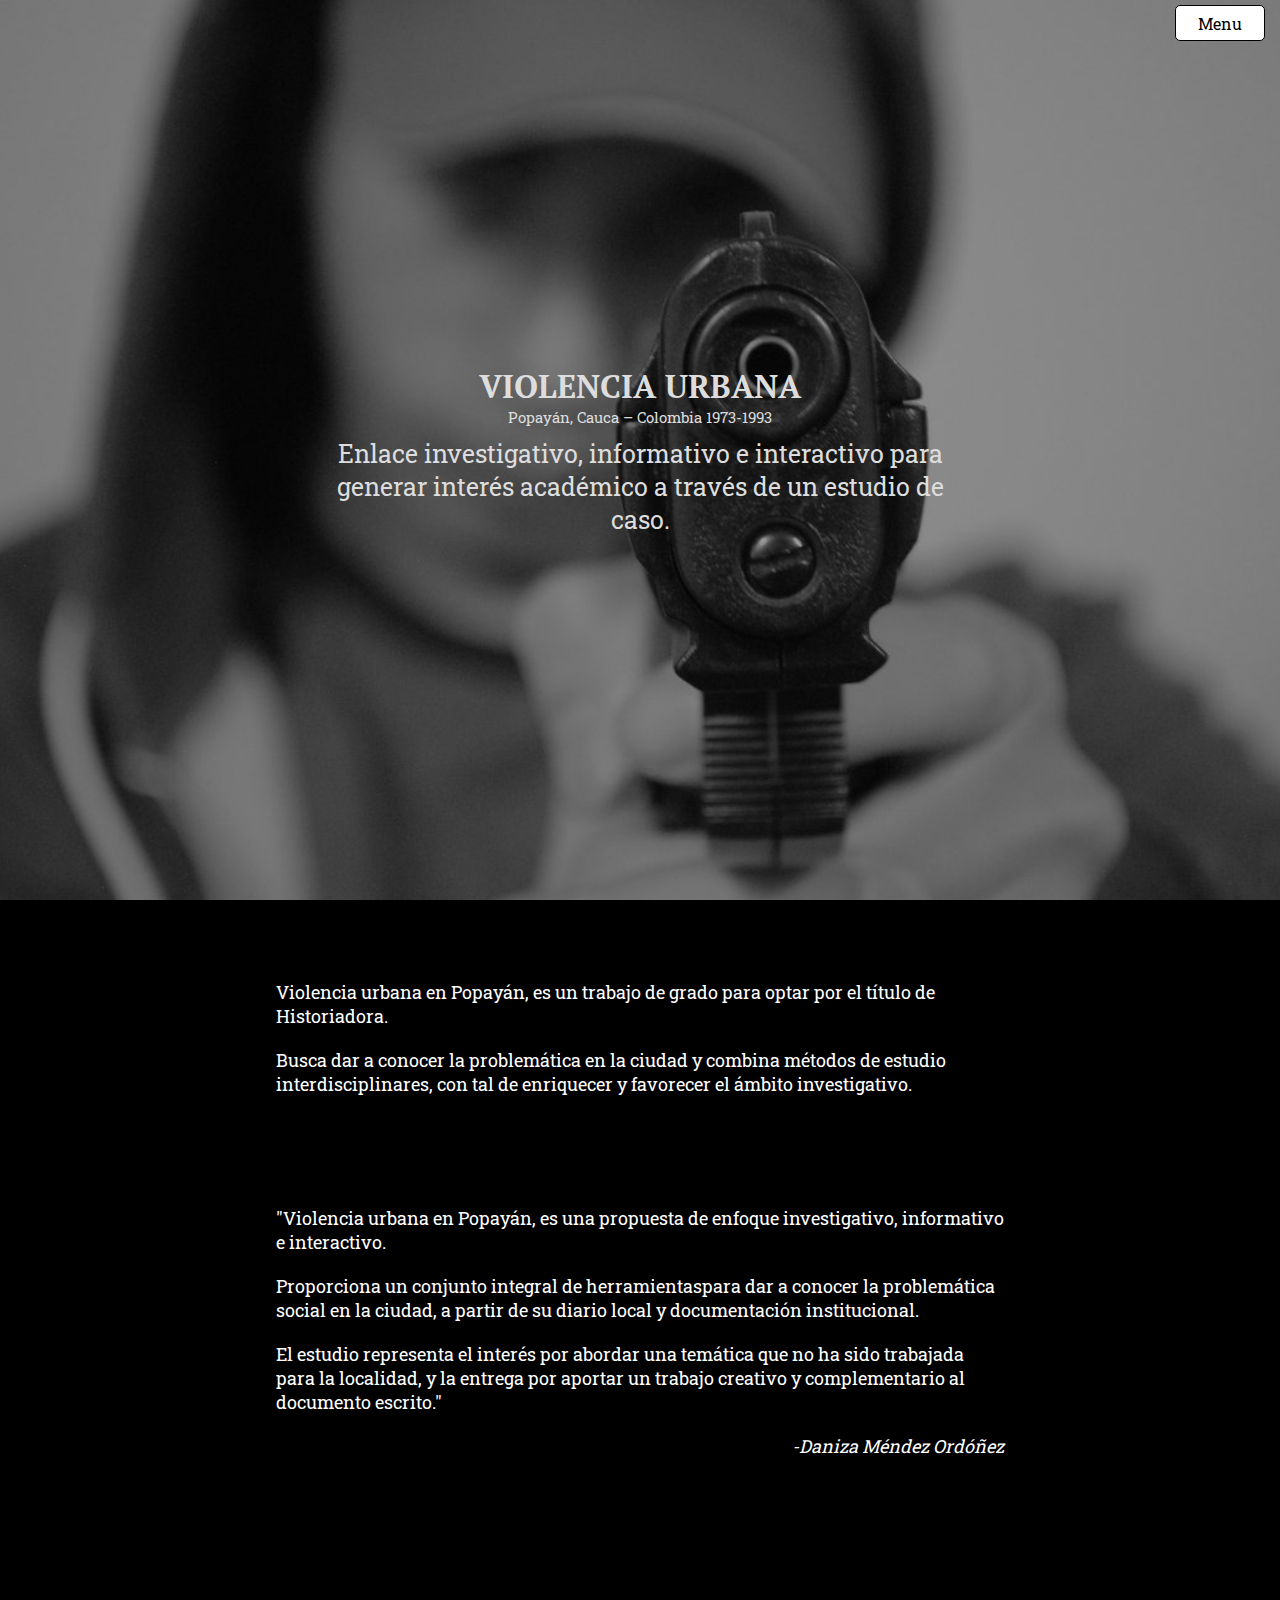
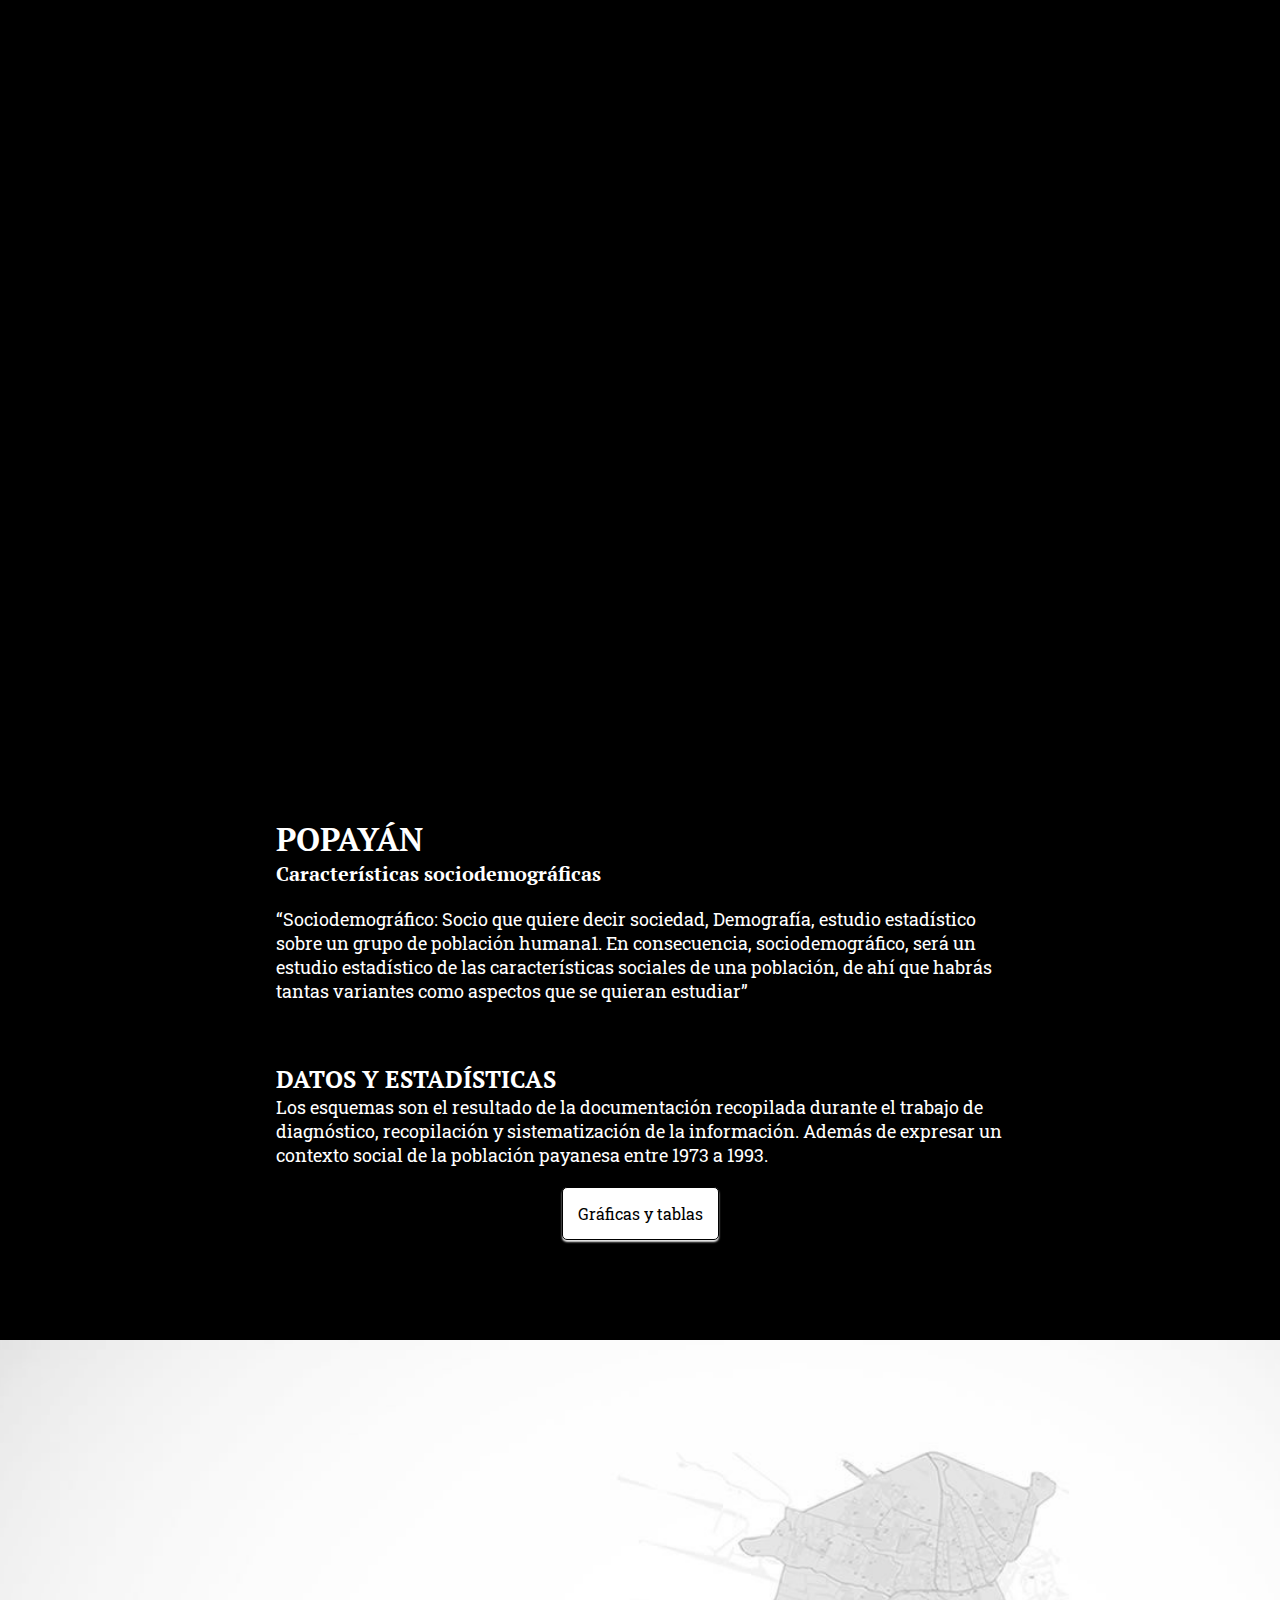
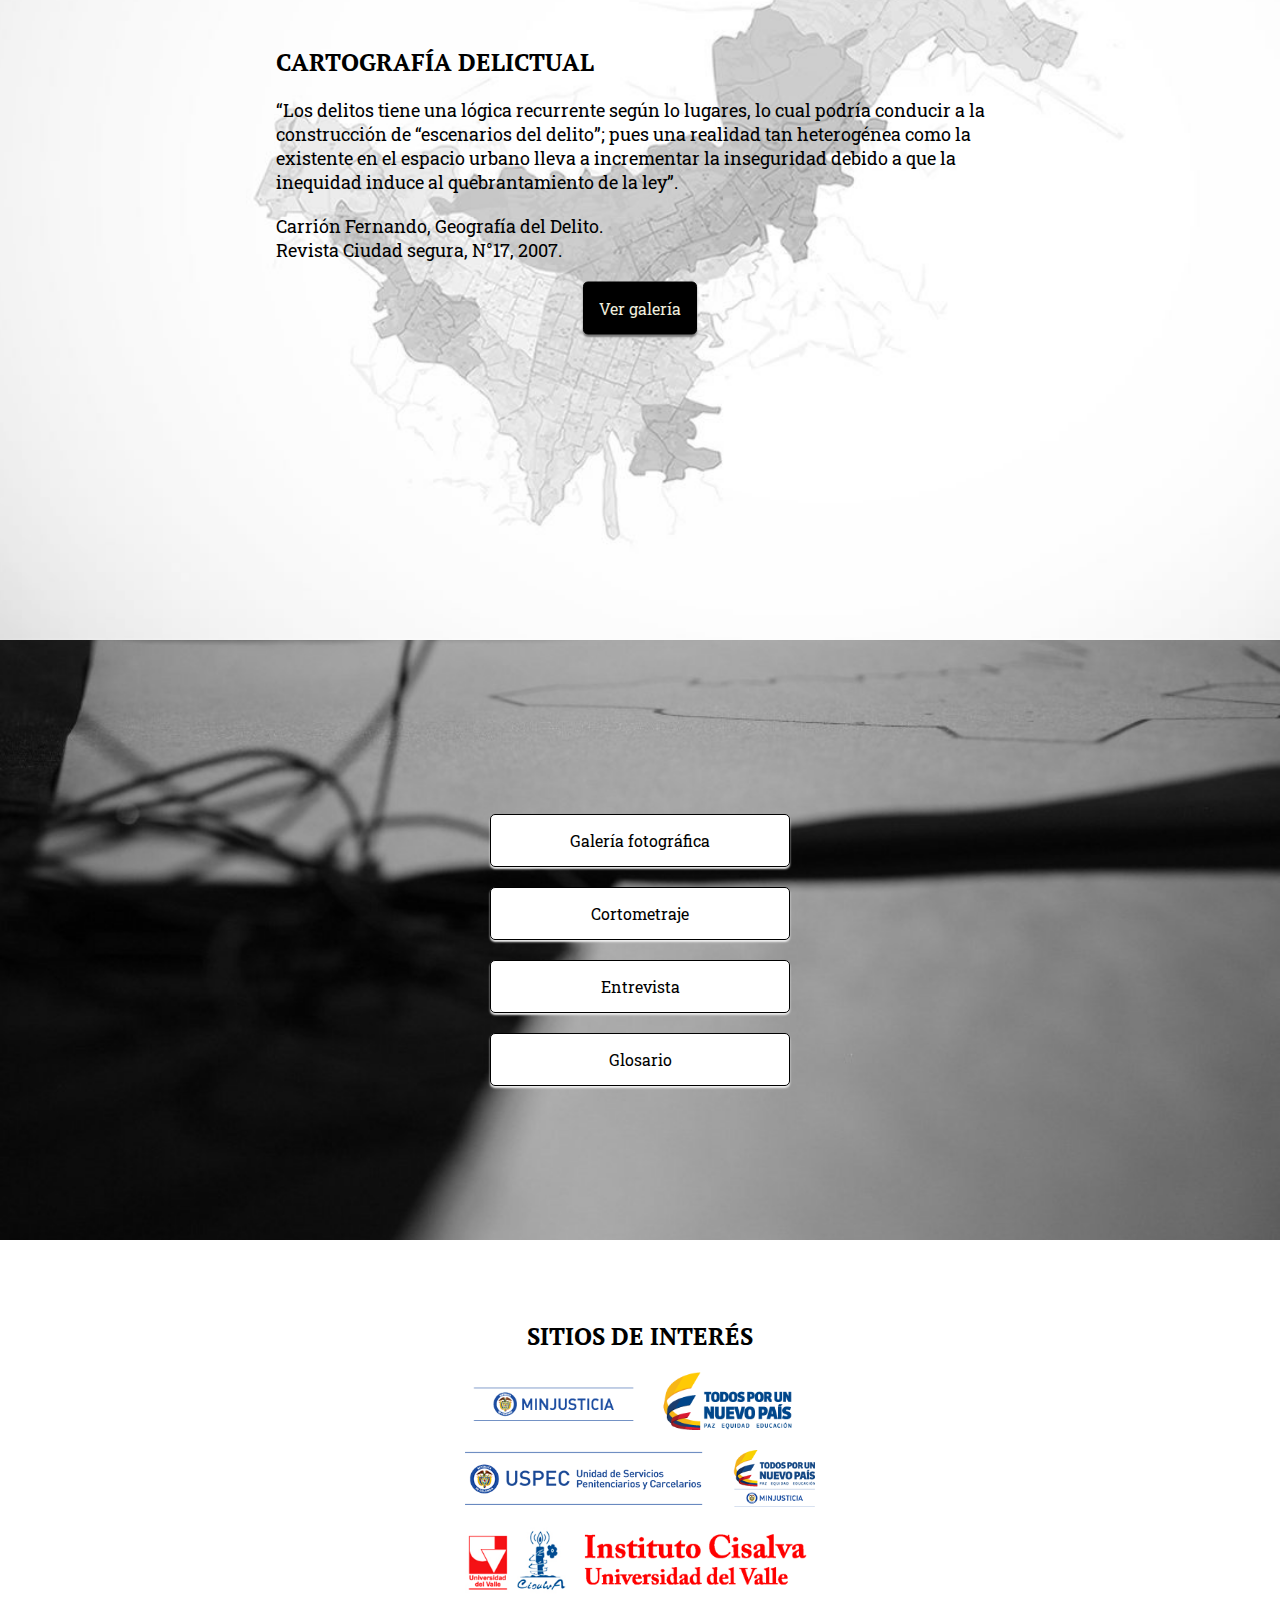
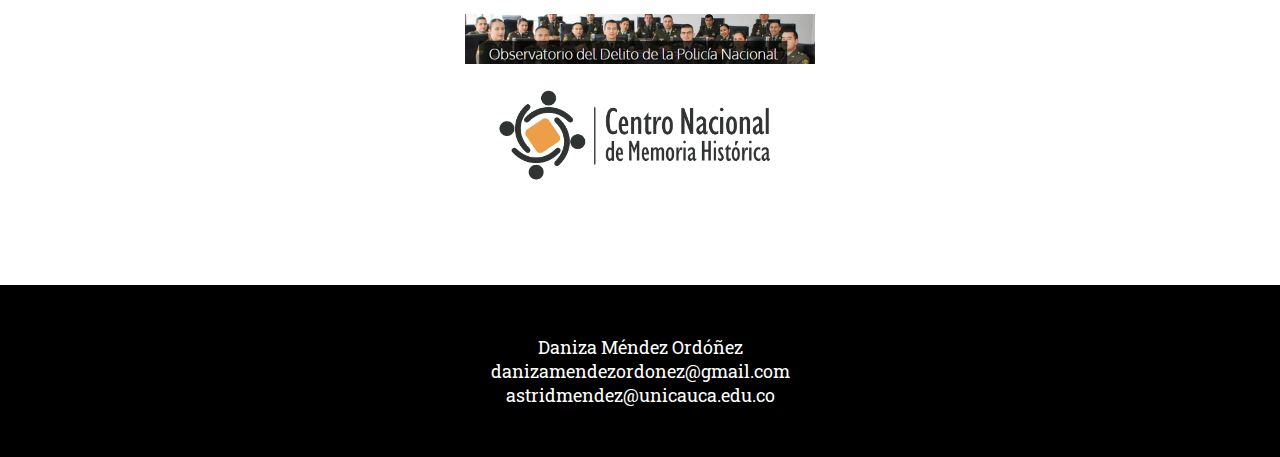
<file: index.html>
<!DOCTYPE html><html lang="es"><title>Violencia urbana | Inicio</title><meta charset=utf-8><meta content="" name=description><meta content="width=device-width,initial-scale=1" name=viewport><header><div class=header><button class=menu-button id=menu-button onclick=myFunction()>Menu</button></div><nav class=nav-bar id=nav><a href=# class="nav-element top-20">Inicio</a><span class="close2 cursor" onclick=myFunction()>×</span> <a href=csocio.html class=nav-element>Características sociodemográficas</a> <a href=cdelictivas.html class=nav-element>Cifras delictivas</a> <a href=cdeciltual.html class=nav-element>Cartografía delictual</a> <a href=gfotografica.html class=nav-element>Galería fotográfica</a> <a href=corto.html class=nav-element>Cortometraje</a> <a href=inter.html class=nav-element>Entrevista</a> <a href=glosario.html class=nav-element>Glosario</a></nav></header><main><section id=top-banner><article class=banner><div class=centrado><h1 class=banner-title>VIOLENCIA URBANA</h1><p class=banner-date>Popayán, Cauca – Colombia 1973-1993<p class=banner-description>Enlace investigativo, informativo e interactivo para generar interés académico a través de un estudio de caso.</div></article></section><section class="info-container center-text text-black" id=infomation><article class=info-padding id=objetivo><p>Violencia urbana en Popayán, es un trabajo de grado para optar por el título de Historiadora.<p class=top-20>Busca dar a conocer la problemática en la ciudad y combina métodos de estudio interdisciplinares, con tal de enriquecer y favorecer el ámbito investigativo.</article></section><section class=info-container><article class=info-padding><p>"Violencia urbana en Popayán, es una propuesta de enfoque investigativo, informativo e interactivo.<p class=top-20>Proporciona un conjunto integral de herramientaspara dar a conocer la problemática social en la ciudad, a partir de su diario local y documentación institucional.<p class=top-20>El estudio representa el interés por abordar una temática que no ha sido trabajada para la localidad, y la entrega por aportar un trabajo creativo y complementario al documento escrito."<p class=autor>-Daniza Méndez Ordóñez</article><div class=violence-1></div></section><section class="info-container center-text text-black"><article><div class=info-padding><h1>POPAYÁN</h1><h4>Características sociodemográficas</h4><p class=top-20>“Sociodemográfico: Socio que quiere decir sociedad, Demografía, estudio estadístico sobre un grupo de población humana1. En consecuencia, sociodemográfico, será un estudio estadístico de las características sociales de una población, de ahí que habrás tantas variantes como aspectos que se quieran estudiar”</div></article><article class=info-padding><h3>DATOS Y ESTADÍSTICAS</h3><p>Los esquemas son el resultado de la documentación recopilada durante el trabajo de diagnóstico, recopilación y sistematización de la información. Además de expresar un contexto social de la población payanesa entre 1973 a 1993.<div class=centert><a href=csocio.html><button class=button-white >Gráficas y tablas</button></a></div></article></section><section class="info-container center-text"><article class=delictual><div class="centrado width100"><div class="info-padding black-font color-black"><h3 class=top-20>CARTOGRAFÍA DELICTUAL</h3><p class=top-20>“Los delitos tiene una lógica recurrente según lo lugares, lo cual podría conducir a la construcción de “escenarios del delito”; pues una realidad tan heterogénea como la existente en el espacio urbano lleva a incrementar la inseguridad debido a que la inequidad induce al quebrantamiento de la ley”.<p class="top-20 black-font">Carrión Fernando, Geografía del Delito.<p class=black-font>Revista Ciudad segura, N°17, 2007.<div class=centert><a href=cdeciltual.html><button class=button-black >Ver galería</button></a></div></div></div></article></section><section id=links-banner><article class=banner-links><div class=centrado><a href=gfotografica.html class=tdn><button class=links-button >Galería fotográfica</button></a><a href=corto.html class=tdn><button class=links-button >Cortometraje</button></a><a href=inter.html class=tdn><button class=links-button >Entrevista</button></a><a href=glosario.html class=tdn><button class=links-button>Glosario</button></a></div></article></section><section class="center-text info-container-white"><article class=info-padding><h3 class=centert>SITIOS DE INTERÉS</h3><div class=interes><a href=http://www.minjusticia.gov.co/ target=_blank><img alt="MinJusticia" src=img/LogoMinjusticia.png></a></div><div class=interes><a href=https://www.uspec.gov.co/ target=_blank><img alt="Uspec" src=img/LogoUspec.png></a></div><div class=interes><a href=https://cisalva.univalle.edu.co/ target=_blank><img alt="Cisalva" src=img/LogoCisalva.png></a></div><div class=interes><a href=https://www.policia.gov.co/observatoriodeldelito target=_blank><img alt="Observatorio" src=img/LogoObservatorio.png></a></div><div class=interes><a href=http://www.centrodememoriahistorica.gov.co/ target=_blank><img alt="Memoria" src=img/LogoMemoria.png></a></div></article></section></main><footer class="info-container centert"><p>Daniza Méndez Ordóñez</p><p>danizamendezordonez@gmail.com</p><p style=padding-bottom:50px>astridmendez@unicauca.edu.co</footer><script async src=js/apps.js></script><link href="https://fonts.googleapis.com/css?family=PT+Serif" rel=stylesheet><link href="https://fonts.googleapis.com/css?family=Roboto+Slab:400" rel=stylesheet><link rel="stylesheet" href="css/responsimplemin.css">
</file>
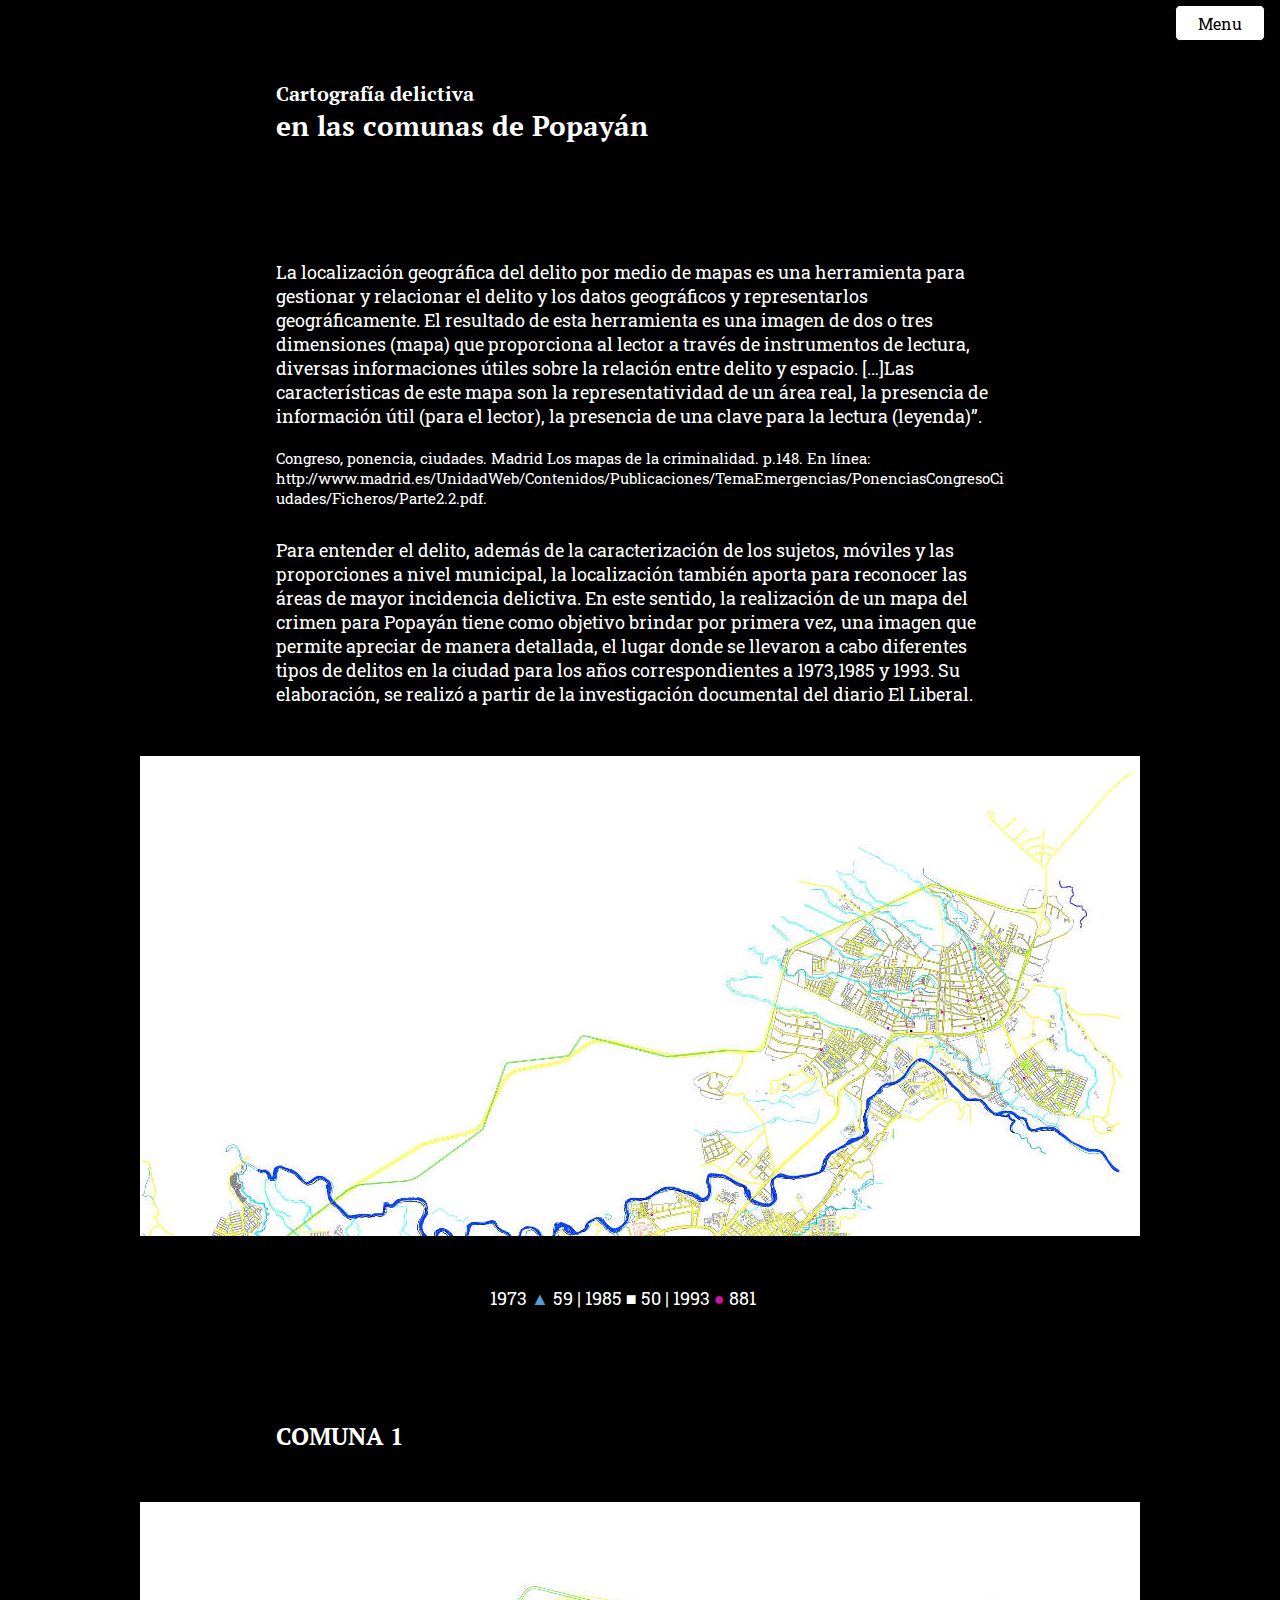
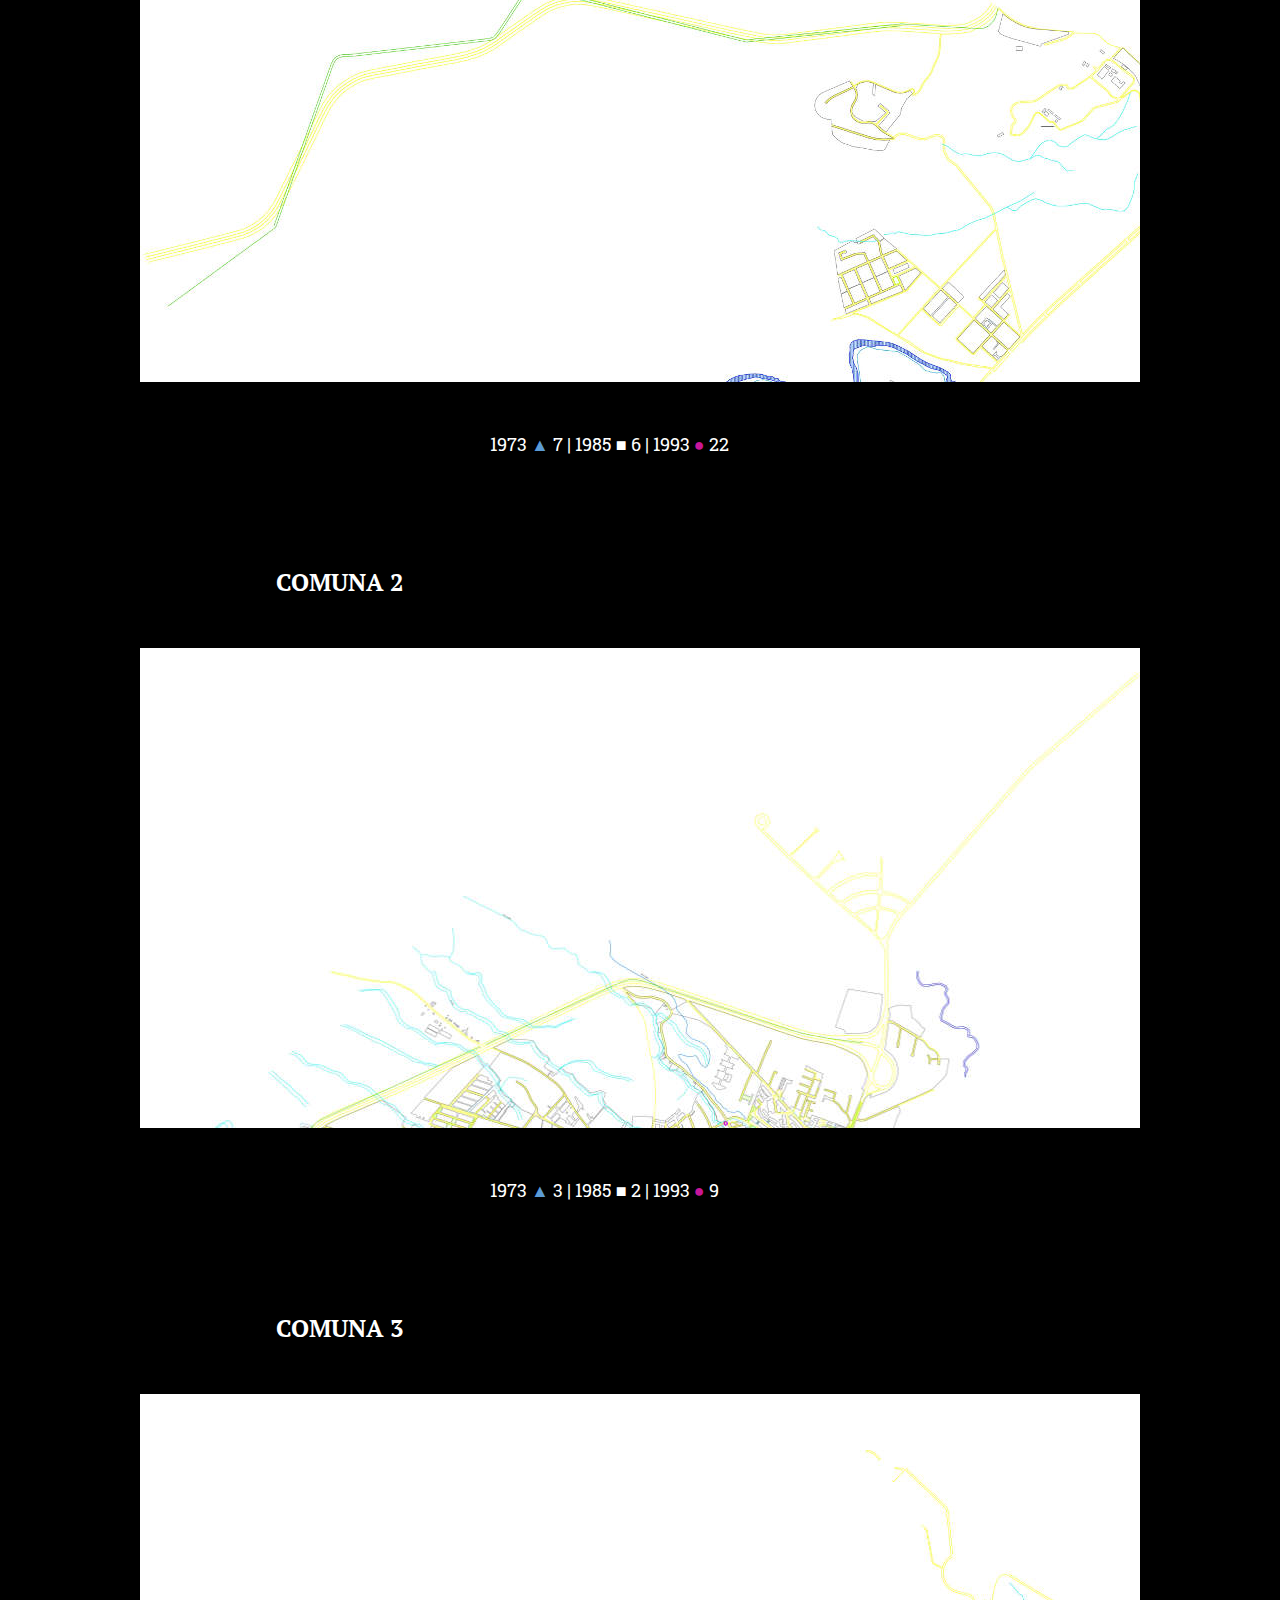
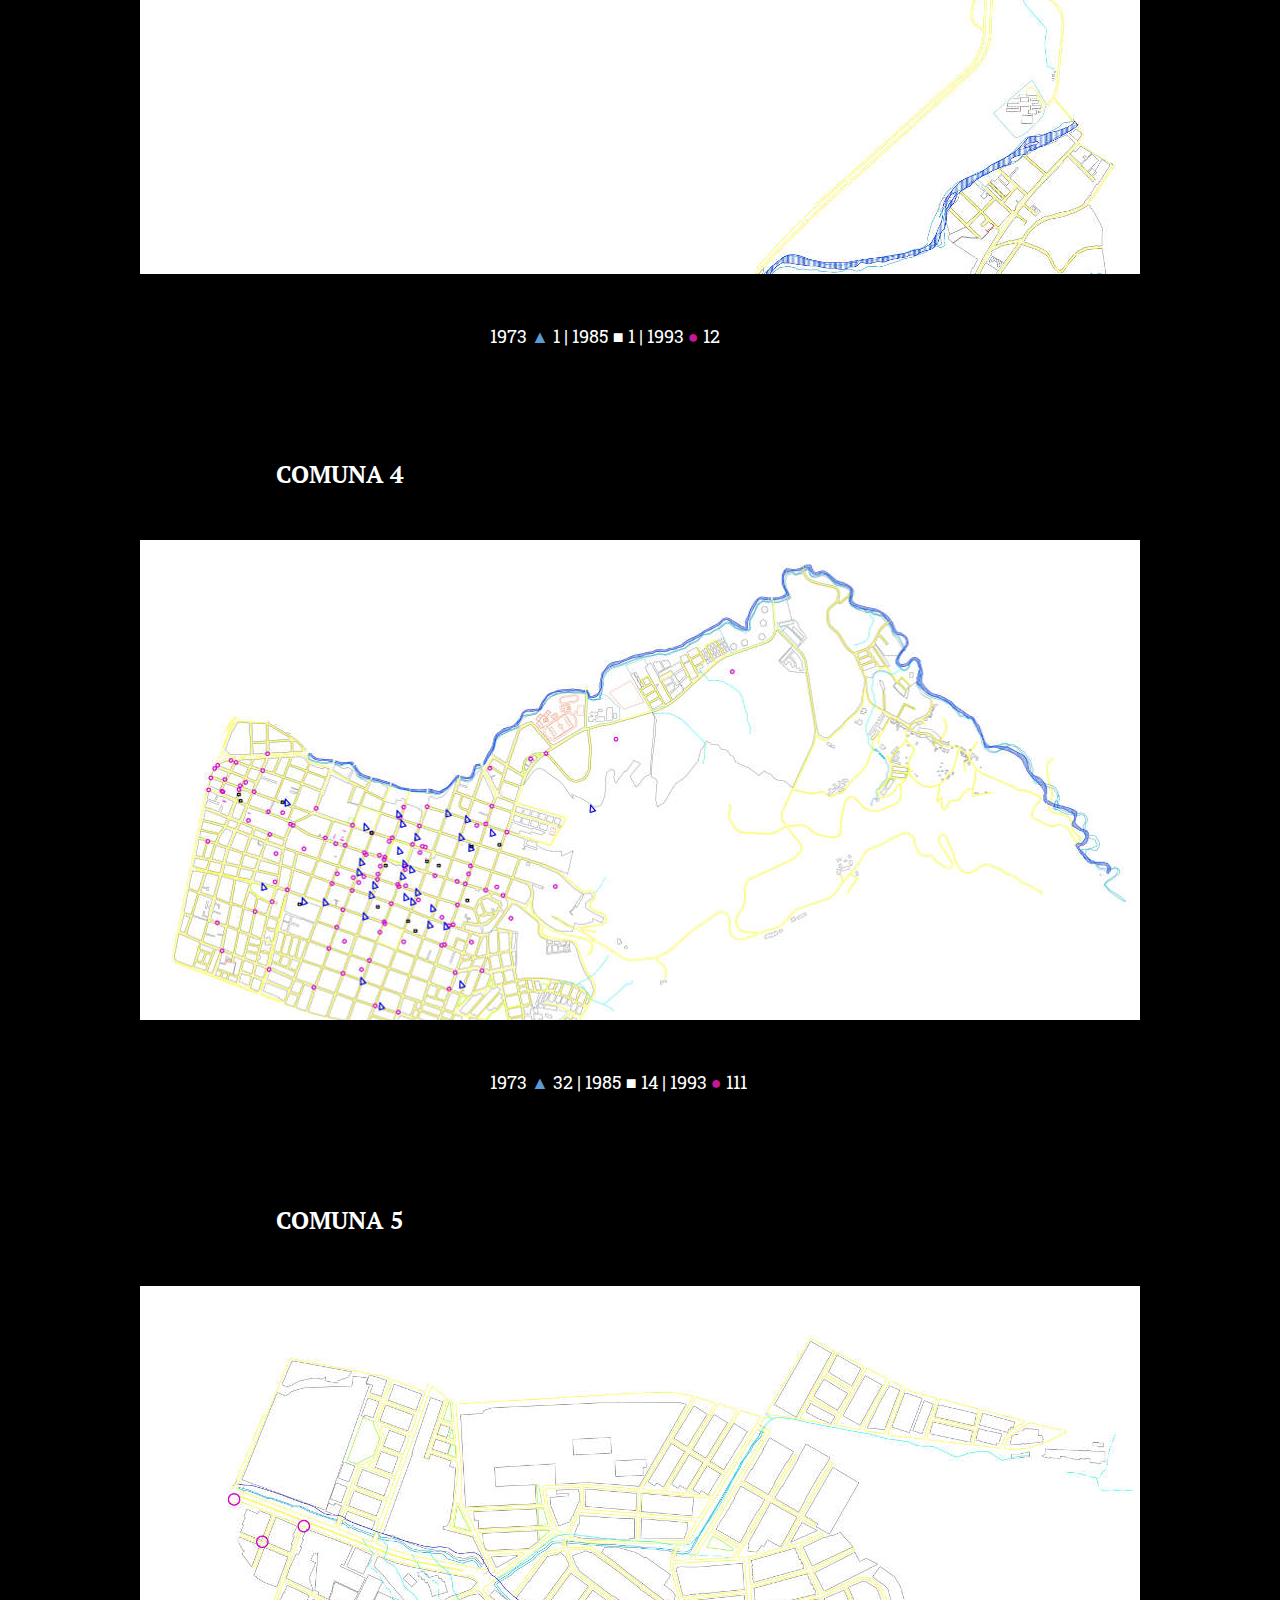
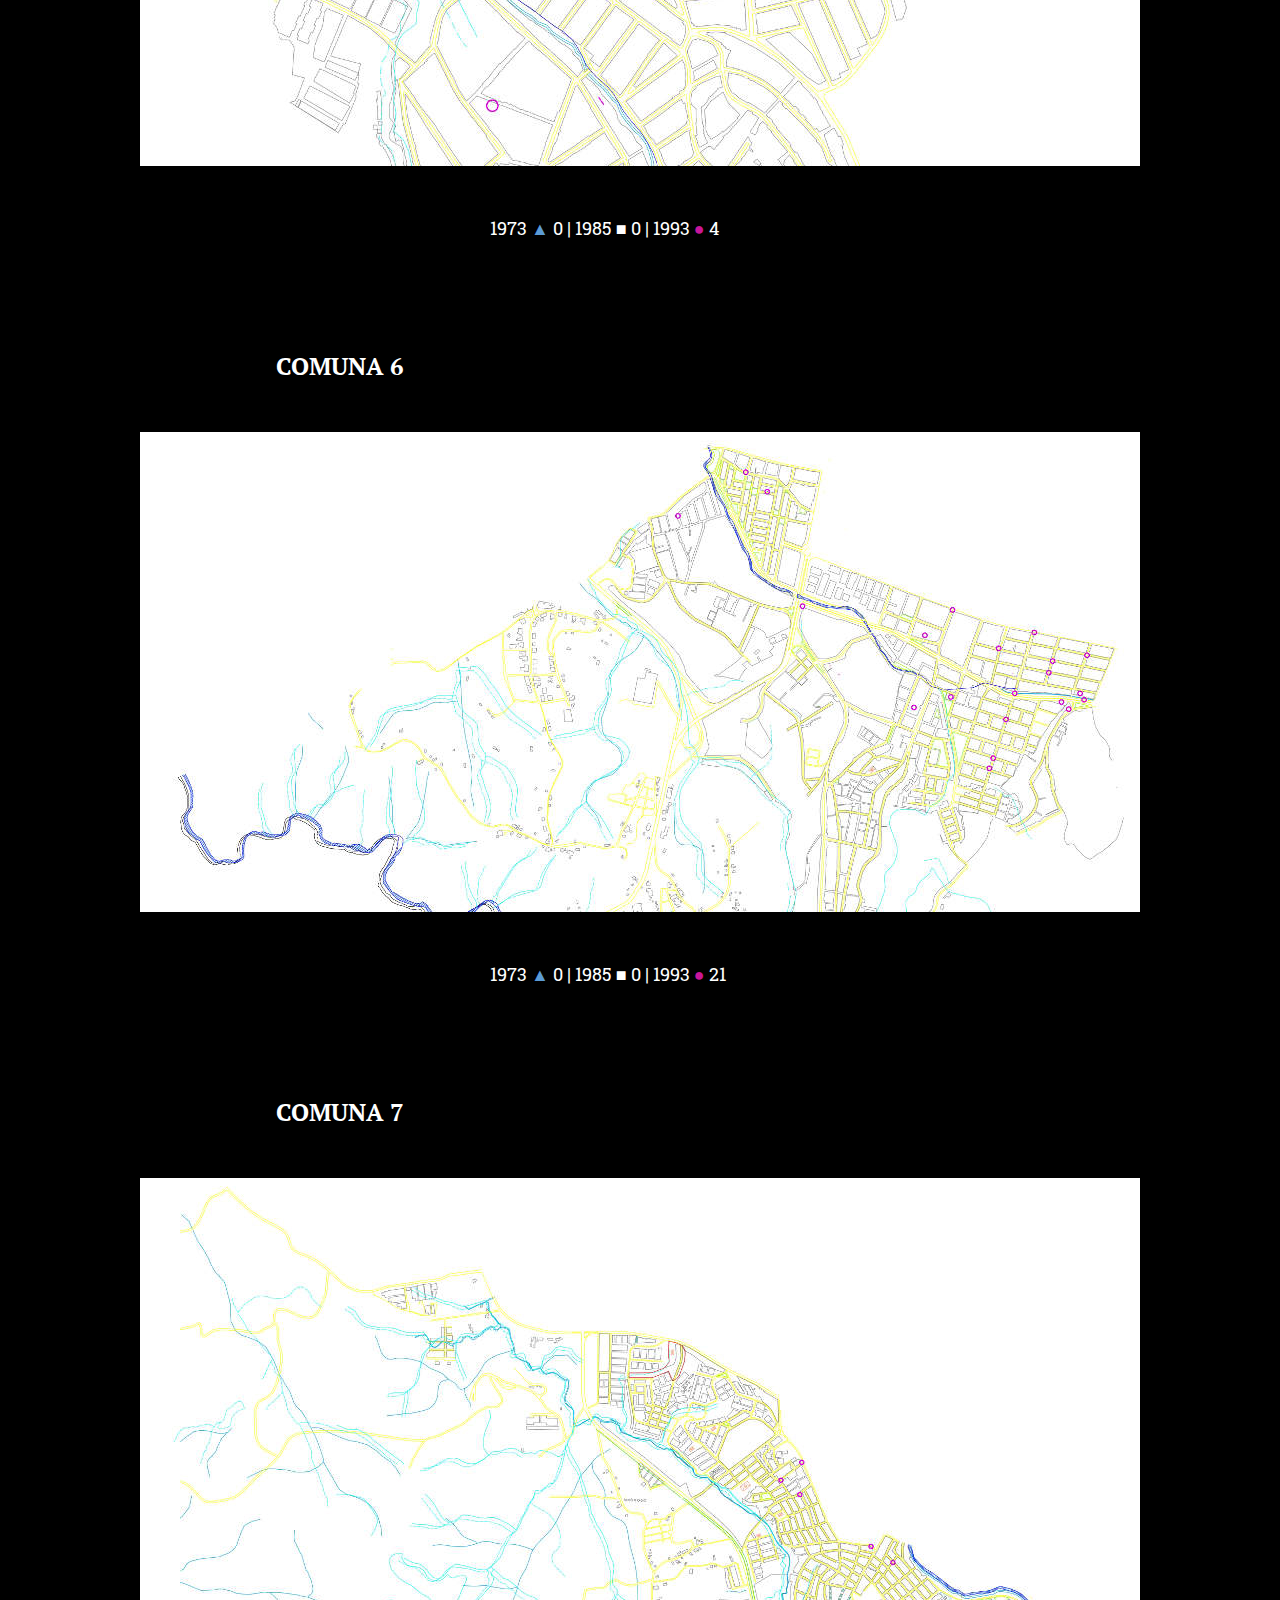
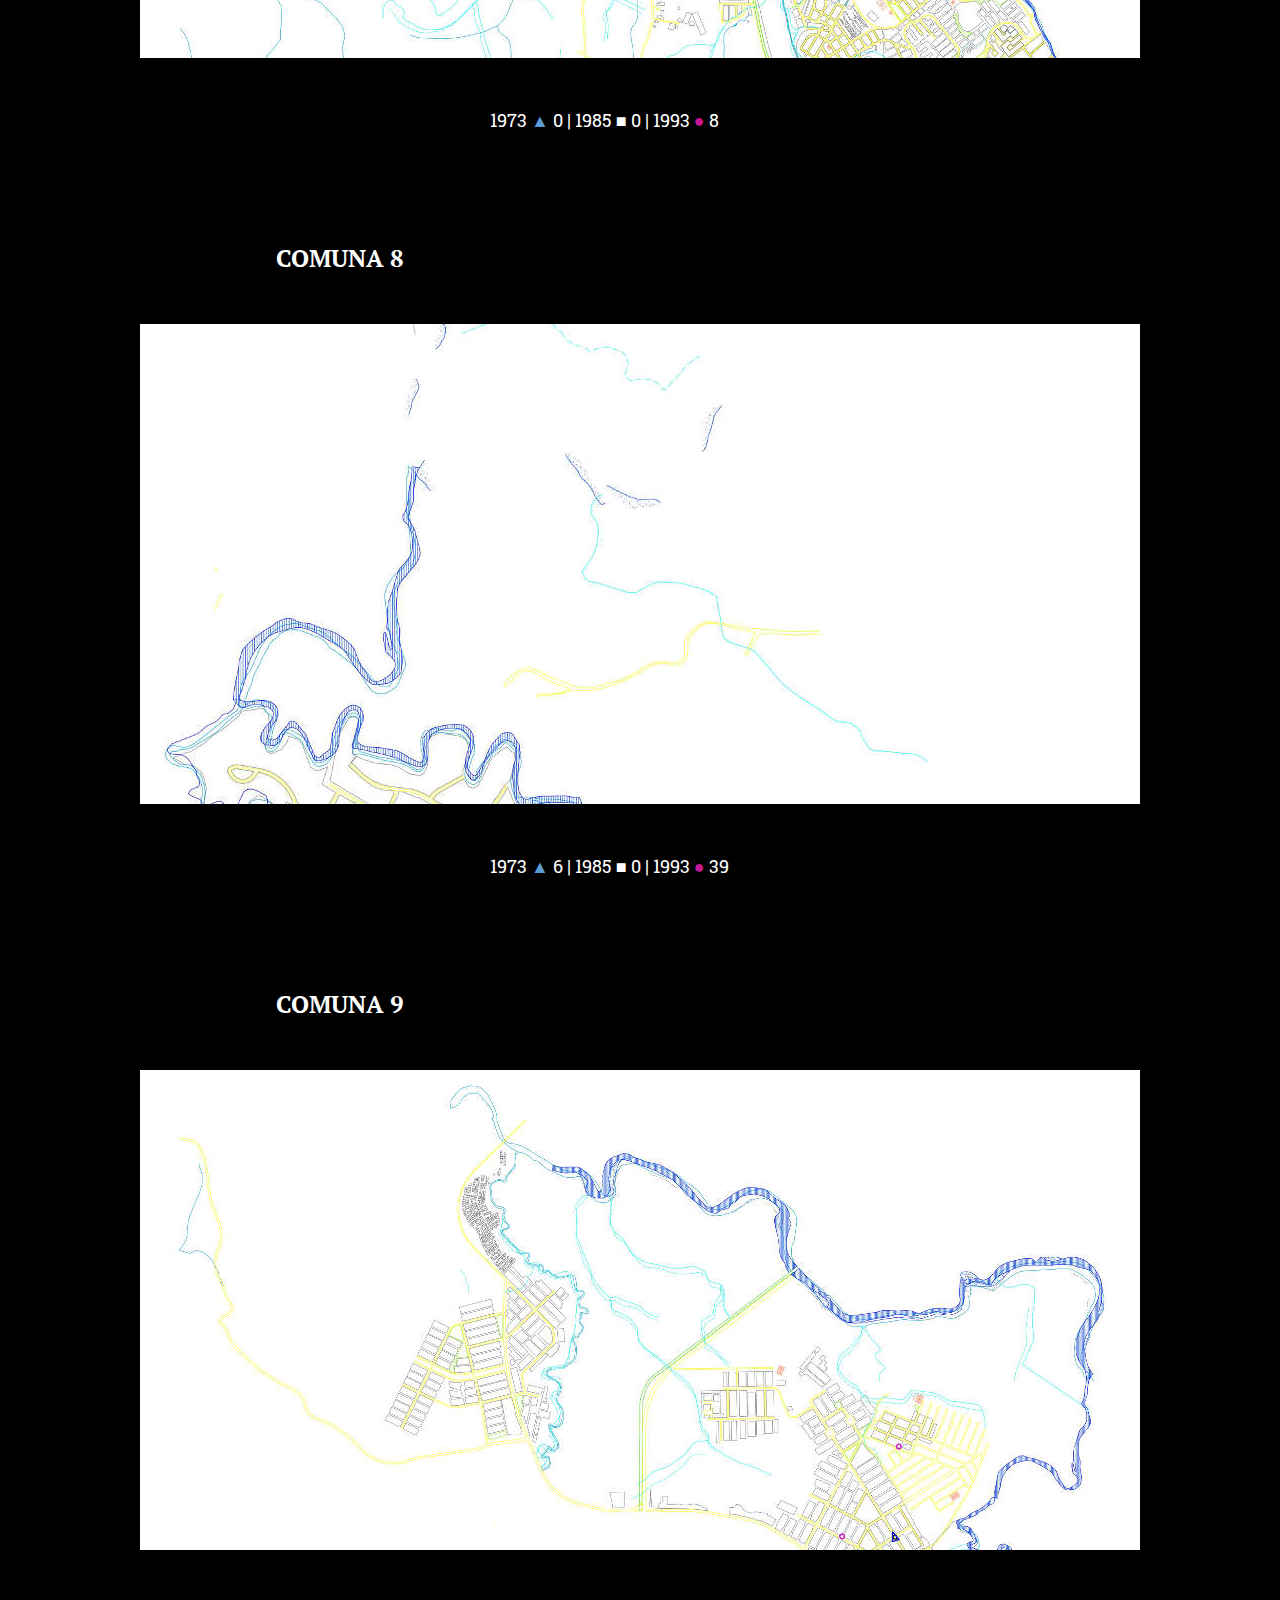
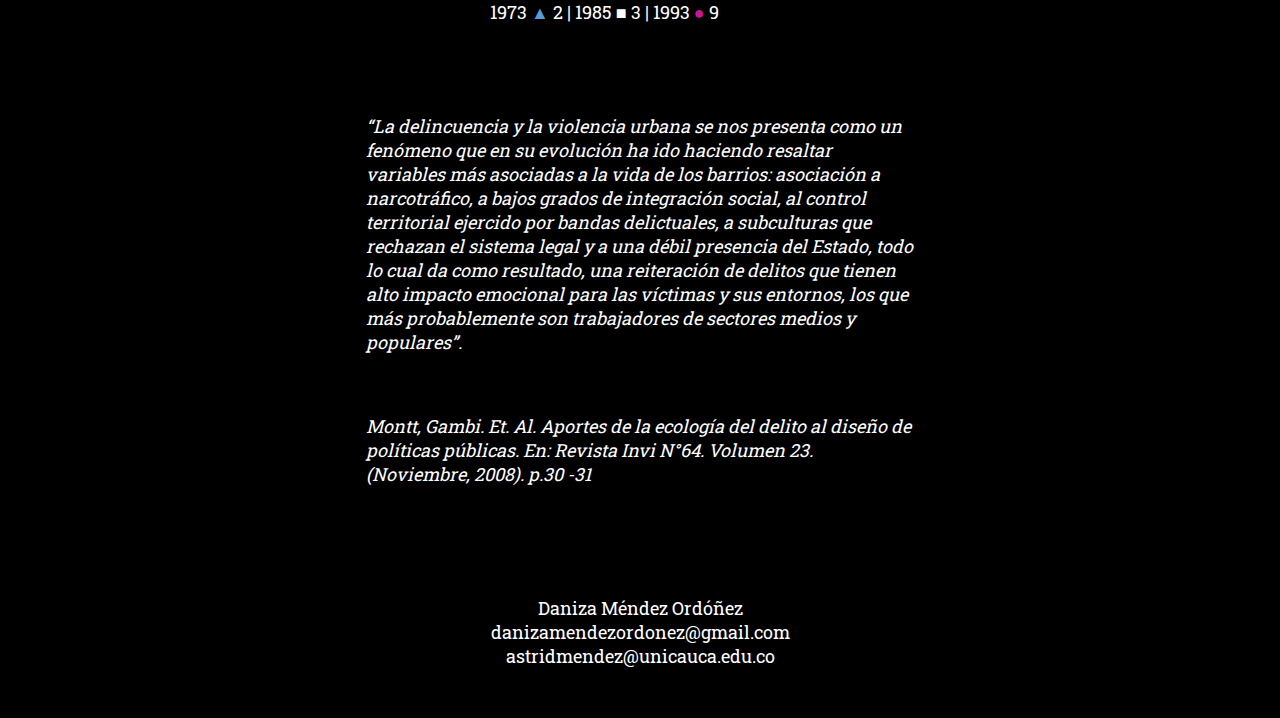
<file: cdeciltual.html>
<!DOCTYPE html>
<html>
<head>
	<title>Violencia urbana | Cartografía delictiva</title>
	<meta charset=utf-8>
	<meta name=description content="">
	<meta name=viewport content="width=device-width, initial-scale=1">
</head>
<body>
	<header>
		<div class="header">
			<button class="menu-button" onclick="myFunction()">Menu</button>
		</div>
		<nav id="nav" class="nav-bar">
			<a class="nav-element top-20" href="index.html">Inicio</a><span class="close2 cursor" onclick="myFunction()">&times;</span>	
		    <a class="nav-element" href="csocio.html">Características sociodemográficas</a>
		    <a class="nav-element" href="cdelictivas.html">Cifras delictivas</a>
		    <a class="nav-element" href="cdeciltual.html">Cartografía delictual</a>
		    <a class="nav-element" href="gfotografica.html">Galería fotográfica</a>
		    <a class="nav-element" href="corto.html">Cortometraje</a>
		    <a class="nav-element" href="inter.html">Entrevista</a>
		    <a class="nav-element" href="glosario.html">Glosario</a>
		</nav>
	</header>
	<main>
		<section class="info-container h160px" >
			<article>
				<div class="margin0a0a paddingleft20 floatl">
					<h4>Cartografía delictiva</h4>
					<h2>en las comunas de Popayán</h2>
				</div>
			</article>
		</section>
		<section class="info-container center-text pbottom-30px">
			<article class="info-padding">
				<p class="top-20">
					La localización geográfica del delito por medio de mapas es una herramienta para gestionar y relacionar el delito y los datos geográficos y representarlos geográficamente. El resultado de esta herramienta es una imagen de dos o tres dimensiones (mapa) que proporciona al lector a través de instrumentos de lectura, diversas informaciones útiles sobre la relación entre delito y espacio. […]Las características de este mapa son la representatividad de un área real, la presencia de información útil (para el lector), la presencia de una clave para la lectura (leyenda)”. 
				</p>
				<p class="top-20 banner-date break-word" >
					Congreso, ponencia, ciudades. Madrid Los mapas de la criminalidad. p.148. En línea: <a class="tdn ci" href="http://www.madrid.es/UnidadWeb/Contenidos/Publicaciones/TemaEmergencias/PonenciasCongresoCiudades/Ficheros/Parte2.2.pdf">http://www.madrid.es/UnidadWeb/Contenidos/Publicaciones/TemaEmergencias/PonenciasCongresoCiudades/Ficheros/Parte2.2.pdf</a>. 
				</p>
				<p class="top-20">
					Para entender el delito, además de la caracterización de los sujetos, móviles y las proporciones a nivel municipal, la localización también aporta para reconocer las áreas de mayor incidencia delictiva. En este sentido, la realización de un mapa del crimen para Popayán tiene como objetivo brindar por primera vez, una imagen que permite apreciar de manera detallada, el lugar donde se llevaron a cabo diferentes tipos de delitos en la ciudad para los años correspondientes a 1973,1985 y 1993. Su elaboración, se realizó a partir de la investigación documental del diario El Liberal. 
				</p>
			</article>
				<div class="margin-center oscroll mtop-20px maxh480px maxw-1000px">
					<div class="scroll-comuna4">
						<img  src="img/comg3.jpg" alt="Popayán">
					</div>
				</div>
			<article class="info-container center-text">
				<div class=" center-text">
					<p class="margin0a0a map-info">1973 <span class="tcolor">&#9650;</span> 59 | 1985 <span>&#9632;</span> 50 | 1993 <span class="ccolor">&#9679;</span> 881</p>
				</div>
			</article>
		</section>
		<section class="info-container center-text pbottom-30px">
			<article class="info-padding">
				<h3>COMUNA 1</h3>
			</article>
				<div class="margin-center oscroll mtop-20px maxh480px maxw-1000px">
					<div class="scroll-comuna">
						<img  src="img/com1.jpg" alt="comuna1">
					</div>
				</div>
			<article class="info-container center-text">
				<div class=" center-text">
					<p class="margin0a0a map-info">1973 <span class="tcolor">&#9650;</span> 7 | 1985 <span>&#9632;</span> 6 | 1993 <span class="ccolor">&#9679;</span> 22</p>
				</div>
			</article>
		</section>
		<section class="info-container center-text pbottom-30px">
			<article class="info-padding">
				<h3>COMUNA 2</h3>
			</article>
				<div class="margin-center oscroll mtop-20px maxh480px maxw-1000px">
					<div class="scroll-comuna">
						<img  src="img/com2.jpg" alt="comuna2">
					</div>
				</div>
			<article class="info-container center-text">
				<div class=" center-text">
					<p class="margin0a0a map-info">1973 <span class="tcolor">&#9650;</span> 3 | 1985 <span>&#9632;</span> 2 | 1993 <span class="ccolor">&#9679;</span> 9</p>
				</div>
			</article>
		</section>
		<section class="info-container center-text pbottom-30px">
			<article class="info-padding">
				<h3>COMUNA 3</h3>
			</article>
				<div class="margin-center oscroll mtop-20px maxh480px maxw-1000px">
					<div class="scroll-comuna">
						<img  src="img/com3.jpg" alt="comuna3">
					</div>
				</div>
			<article class="info-container center-text">
				<div class=" center-text">
					<p class="margin0a0a map-info">1973 <span class="tcolor">&#9650;</span> 1 | 1985 <span>&#9632;</span> 1 | 1993 <span class="ccolor">&#9679;</span> 12</p>
				</div>
			</article>
		</section>
		<section class="info-container center-text pbottom-30px">
			<article class="info-padding">
				<h3>COMUNA 4</h3>
			</article>
				<div class="margin-center oscroll mtop-20px maxh480px maxw-1000px">
					<div class="scroll-comuna4">
						<img  src="img/com4.jpg" alt="comuna4">
					</div>
				</div>
			<article class="info-container center-text">
				<div class=" center-text">
					<p class="margin0a0a map-info">1973 <span class="tcolor">&#9650;</span> 32 | 1985 <span>&#9632;</span> 14 | 1993 <span class="ccolor">&#9679;</span> 111</p>
				</div>
			</article>
		</section>
		<section class="info-container center-text pbottom-30px">
			<article class="info-padding">
				<h3>COMUNA 5</h3>
			</article>
				<div class="margin-center oscroll mtop-20px maxh480px maxw-1000px">
					<div class="scroll-comuna">
						<img  src="img/com5.jpg" alt="comuna5">
					</div>
				</div>
			<article class="info-container center-text">
				<div class=" center-text">
					<p class="margin0a0a map-info">1973 <span class="tcolor">&#9650;</span> 0 | 1985 <span>&#9632;</span> 0 | 1993 <span class="ccolor">&#9679;</span> 4</p>
				</div>
			</article>
		</section>
		<section class="info-container center-text pbottom-30px">
			<article class="info-padding">
				<h3>COMUNA 6</h3>
			</article>
				<div class="margin-center oscroll mtop-20px maxh480px maxw-1000px">
					<div class="scroll-comuna4">
						<img  src="img/com6.jpg" alt="comuna6">
					</div>
				</div>
			<article class="info-container center-text">
				<div class=" center-text">
					<p class="margin0a0a map-info">1973 <span class="tcolor">&#9650;</span> 0 | 1985 <span>&#9632;</span> 0 | 1993 <span class="ccolor">&#9679;</span> 21</p>
				</div>
			</article>
		</section>
		<section class="info-container center-text pbottom-30px">
			<article class="info-padding">
				<h3>COMUNA 7</h3>
			</article>
				<div class="margin-center oscroll mtop-20px maxh480px maxw-1000px">
					<div class="scroll-comuna4">
						<img  src="img/com7.jpg" alt="comuna7">
					</div>
				</div>
			<article class="info-container center-text">
				<div class=" center-text">
					<p class="margin0a0a map-info">1973 <span class="tcolor">&#9650;</span> 0 | 1985 <span>&#9632;</span> 0 | 1993 <span class="ccolor">&#9679;</span> 8</p>
				</div>
			</article>
		</section>
		<section class="info-container center-text pbottom-30px">
			<article class="info-padding">
				<h3>COMUNA 8</h3>
			</article>
				<div class="margin-center oscroll mtop-20px maxh480px maxw-1000px">
					<div class="scroll-comuna">
						<img  src="img/com8.jpg" alt="comuna8">
					</div>
				</div>
			<article class="info-container center-text">
				<div class=" center-text">
					<p class="margin0a0a map-info">1973 <span class="tcolor">&#9650;</span> 6 | 1985 <span>&#9632;</span> 0 | 1993 <span class="ccolor">&#9679;</span> 39</p>
				</div>
			</article>
		</section>
		<section class="info-container center-text pbottom-30px">
			<article class="info-padding">
				<h3>COMUNA 9</h3>
			</article>
				<div class="margin-center oscroll mtop-20px maxh480px maxw-1000px">
					<div class="scroll-comuna4">
						<img  src="img/com9.jpg" alt="comuna9">
					</div>
				</div>
			<article class="info-container center-text pbottom-60px">
				<div class=" center-text">
					<p class="margin0a0a map-info">1973 <span class="tcolor">&#9650;</span> 2 | 1985 <span>&#9632;</span> 3 | 1993 <span class="ccolor">&#9679;</span> 9</p>
				</div>
			</article>
			<div class="cita-autor">
					<p class="info-padding">
						“La delincuencia y la violencia urbana se nos presenta como un fenómeno que en su evolución ha ido haciendo resaltar variables más asociadas a la vida de los barrios: asociación a narcotráfico, a bajos grados de integración social, al control territorial ejercido por bandas delictuales, a subculturas que rechazan el sistema legal y a una débil presencia del Estado, todo lo cual da como resultado, una reiteración de delitos que tienen alto impacto emocional para las víctimas y sus entornos, los que más probablemente son trabajadores de sectores medios y populares”.
					</p>
					<p class="info-padding">
						Montt, Gambi. Et. Al. Aportes de la ecología del delito al diseño de políticas públicas. En: Revista Invi N°64. Volumen 23. (Noviembre, 2008). p.30 -31
					</p>
				</div>
		</section>
	</main>
	<footer class="info-container centert">
		<p>Daniza Méndez Ordóñez</p>
		<p>danizamendezordonez@gmail.com</p>
		<p style="padding-bottom: 50px">astridmendez@unicauca.edu.co</p>
	</footer>
	<script src="js/apps.js"></script>
</body>
</html>
<link rel=stylesheet href="css/responsimplemin.css">
<link href="https://fonts.googleapis.com/css?family=PT+Serif|Roboto+Slab:400" rel="stylesheet">
</file>
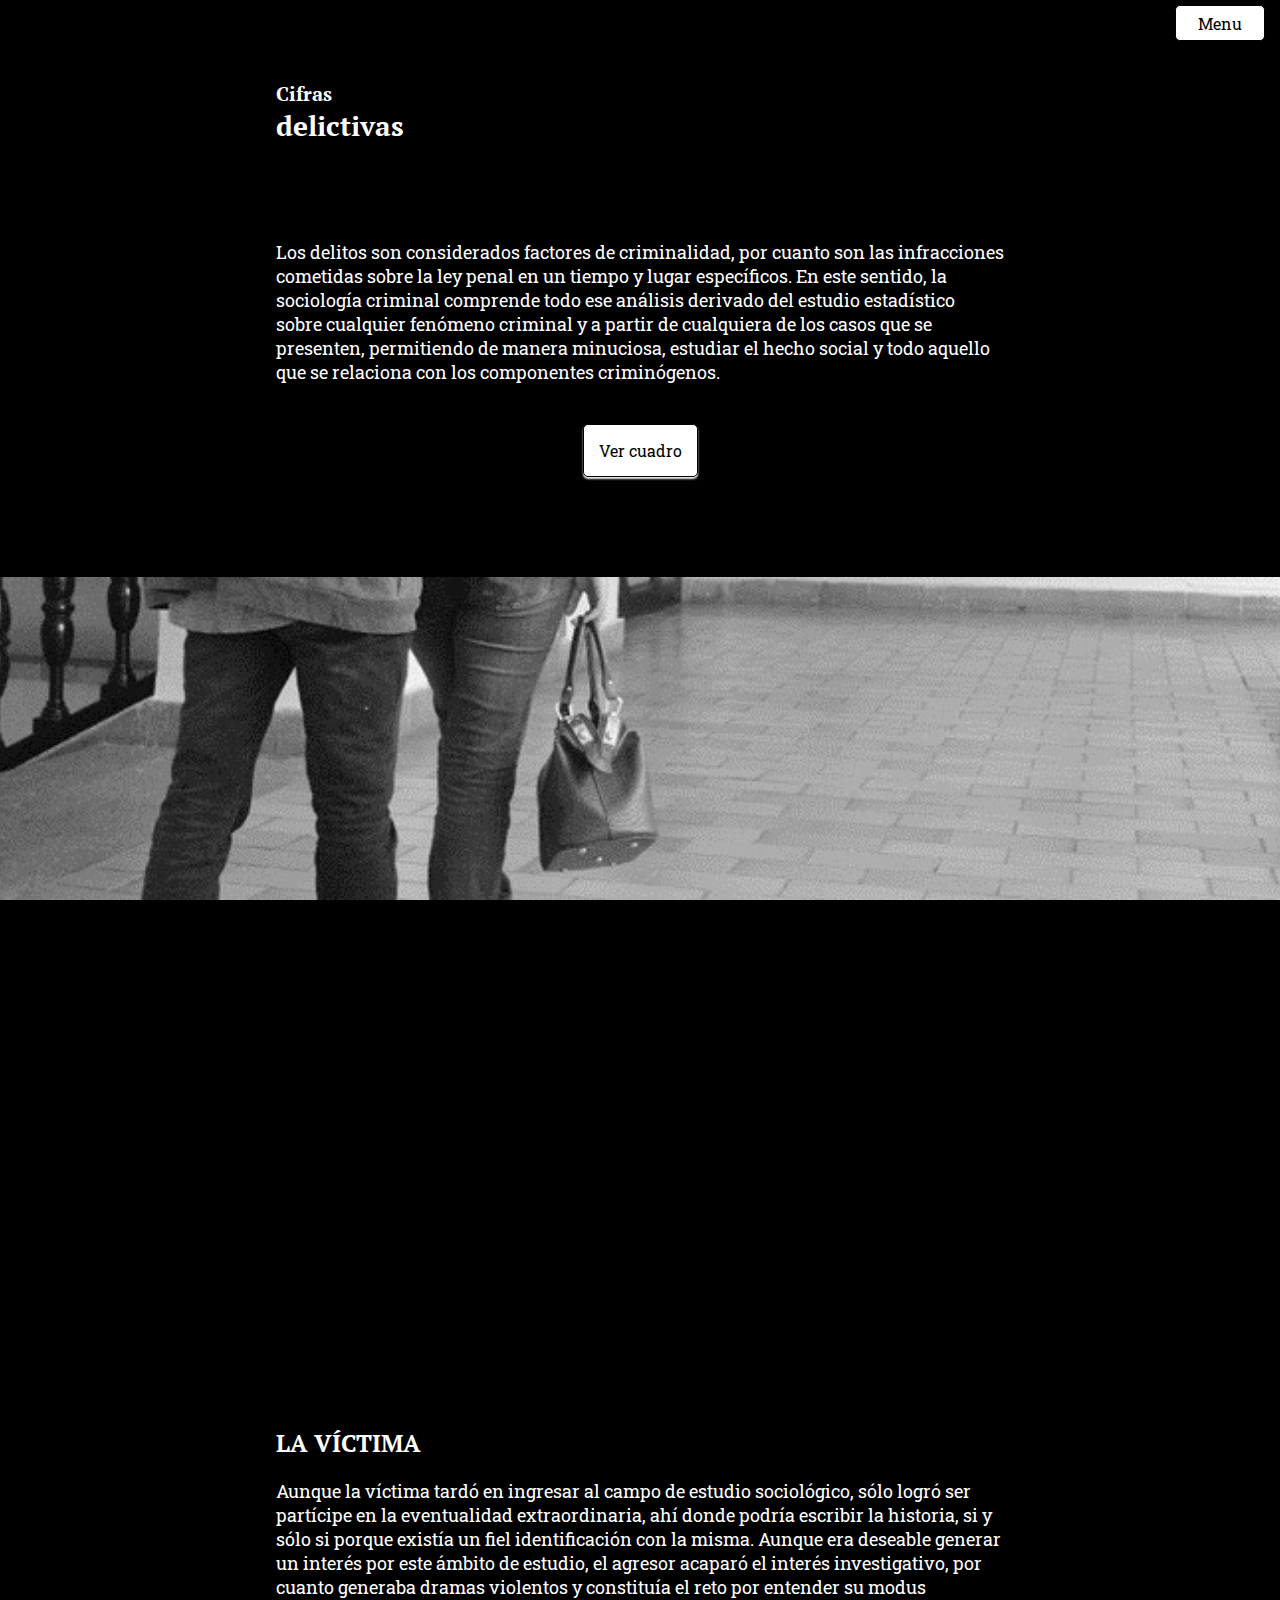
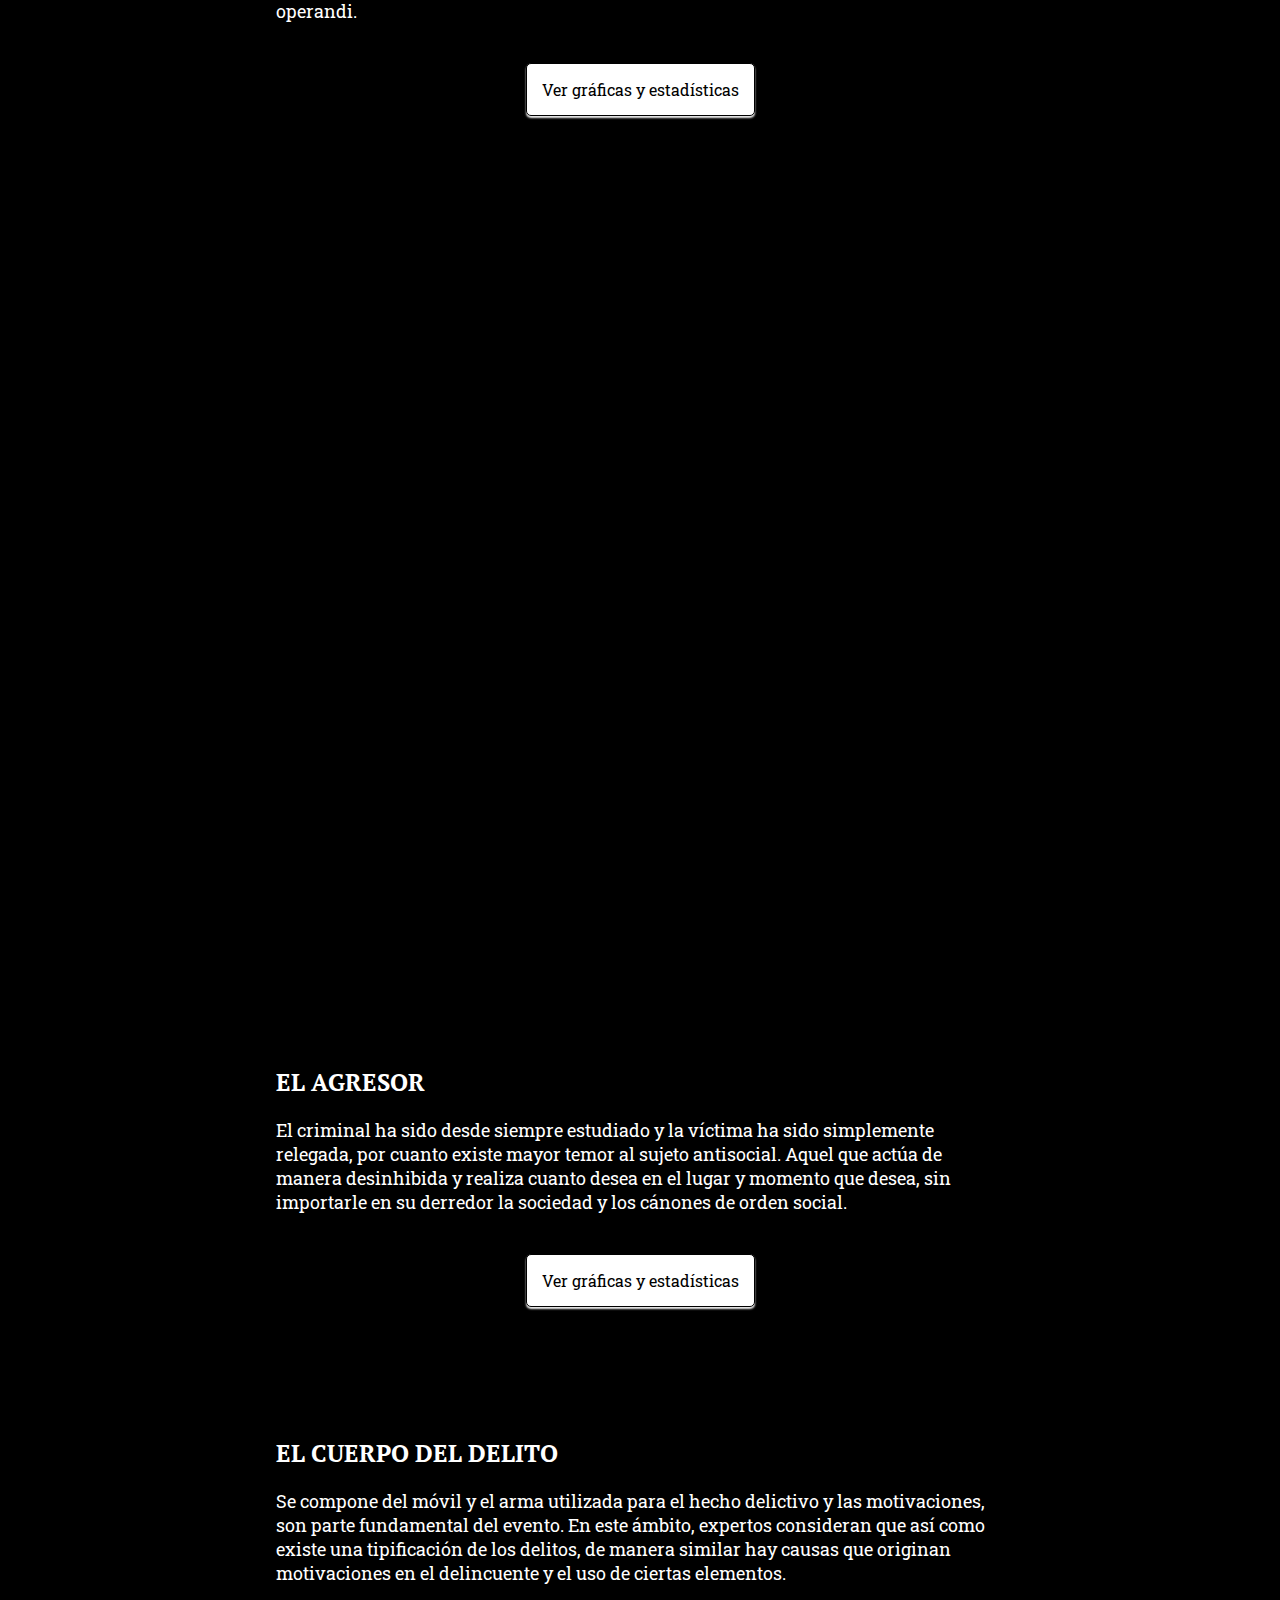
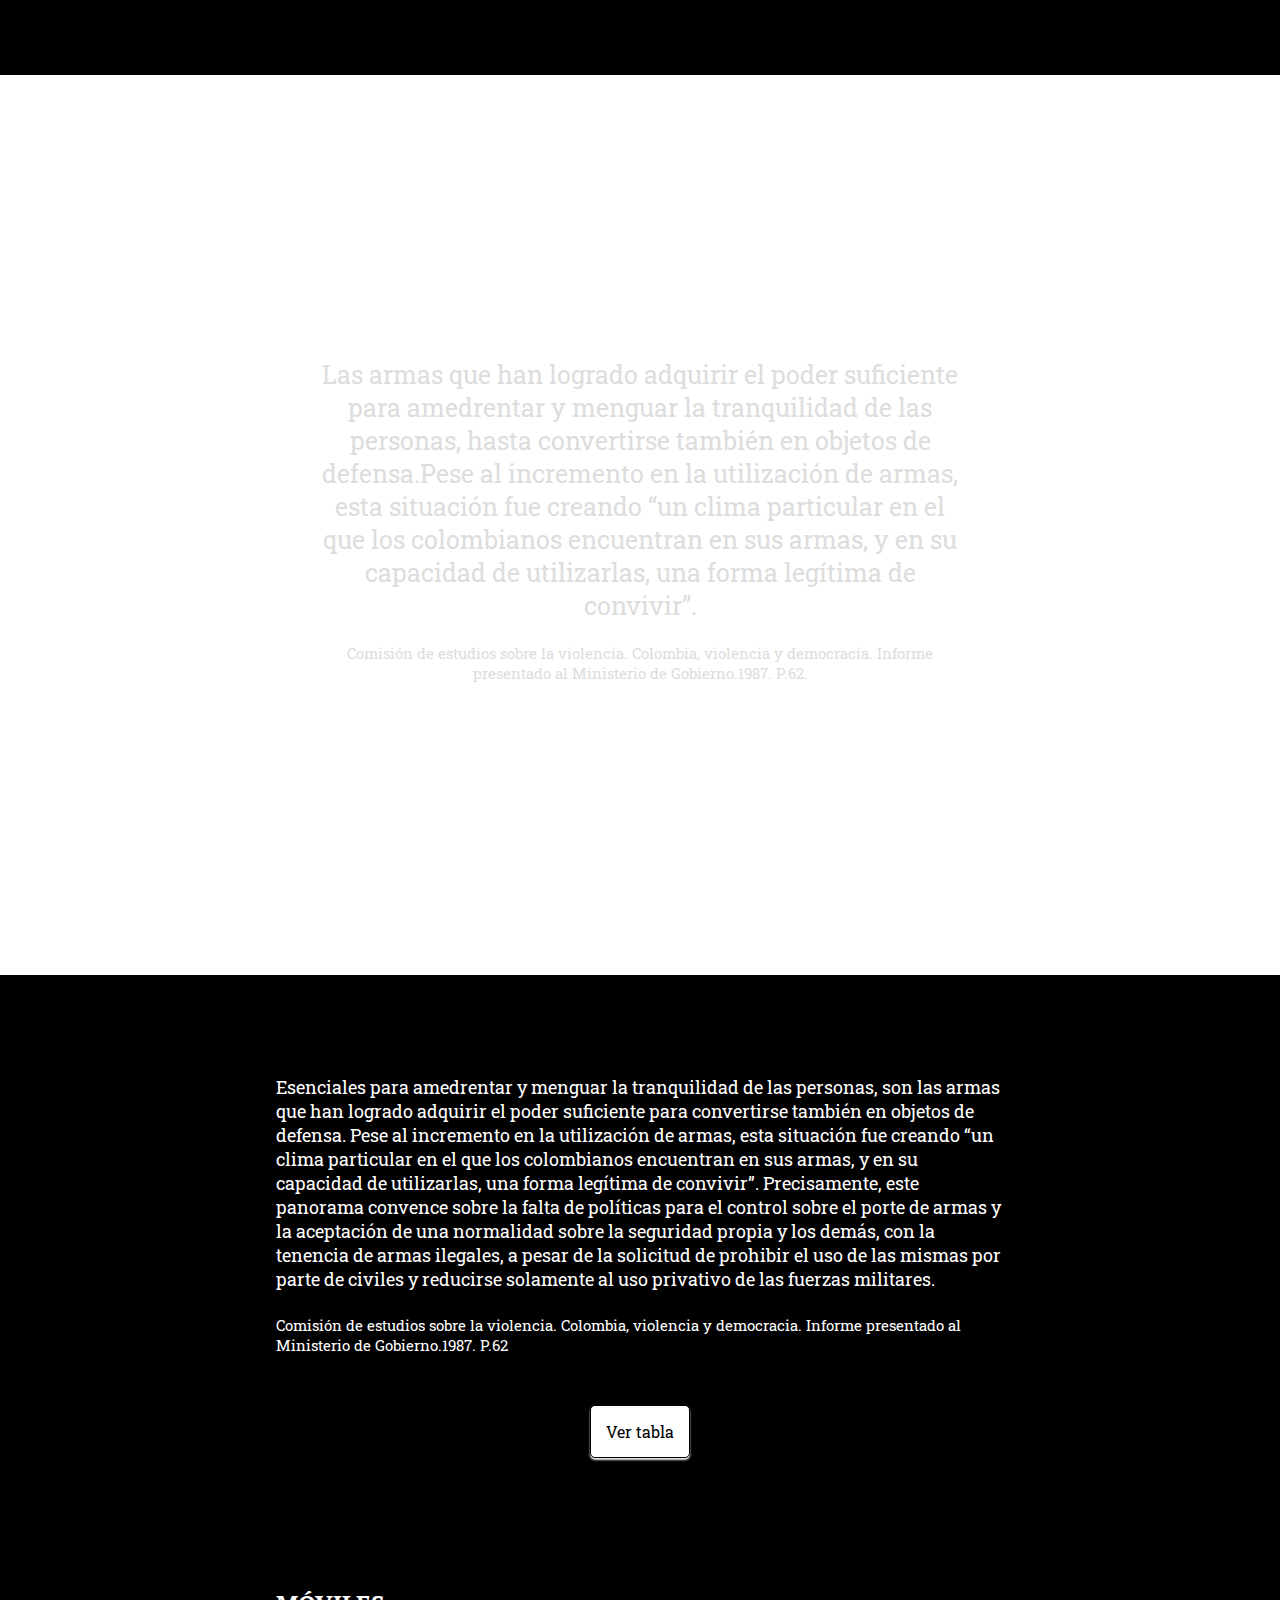
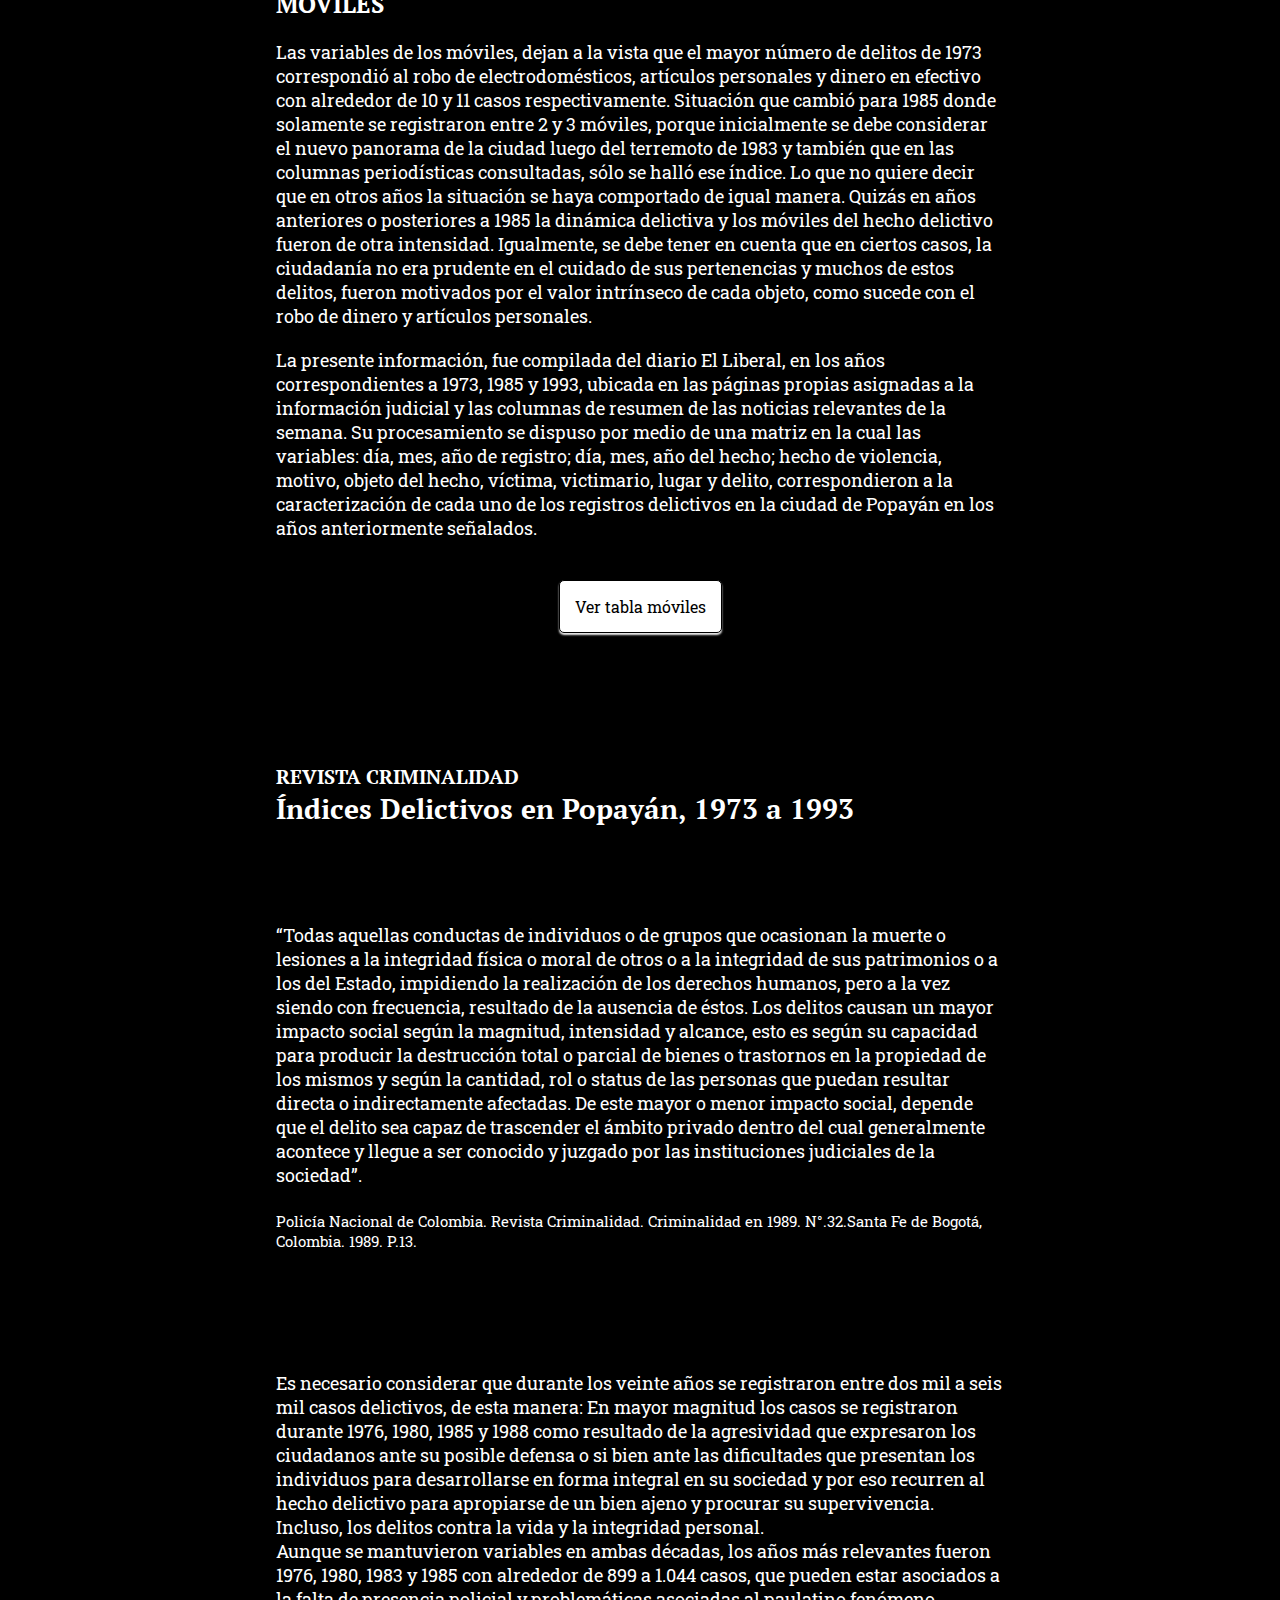
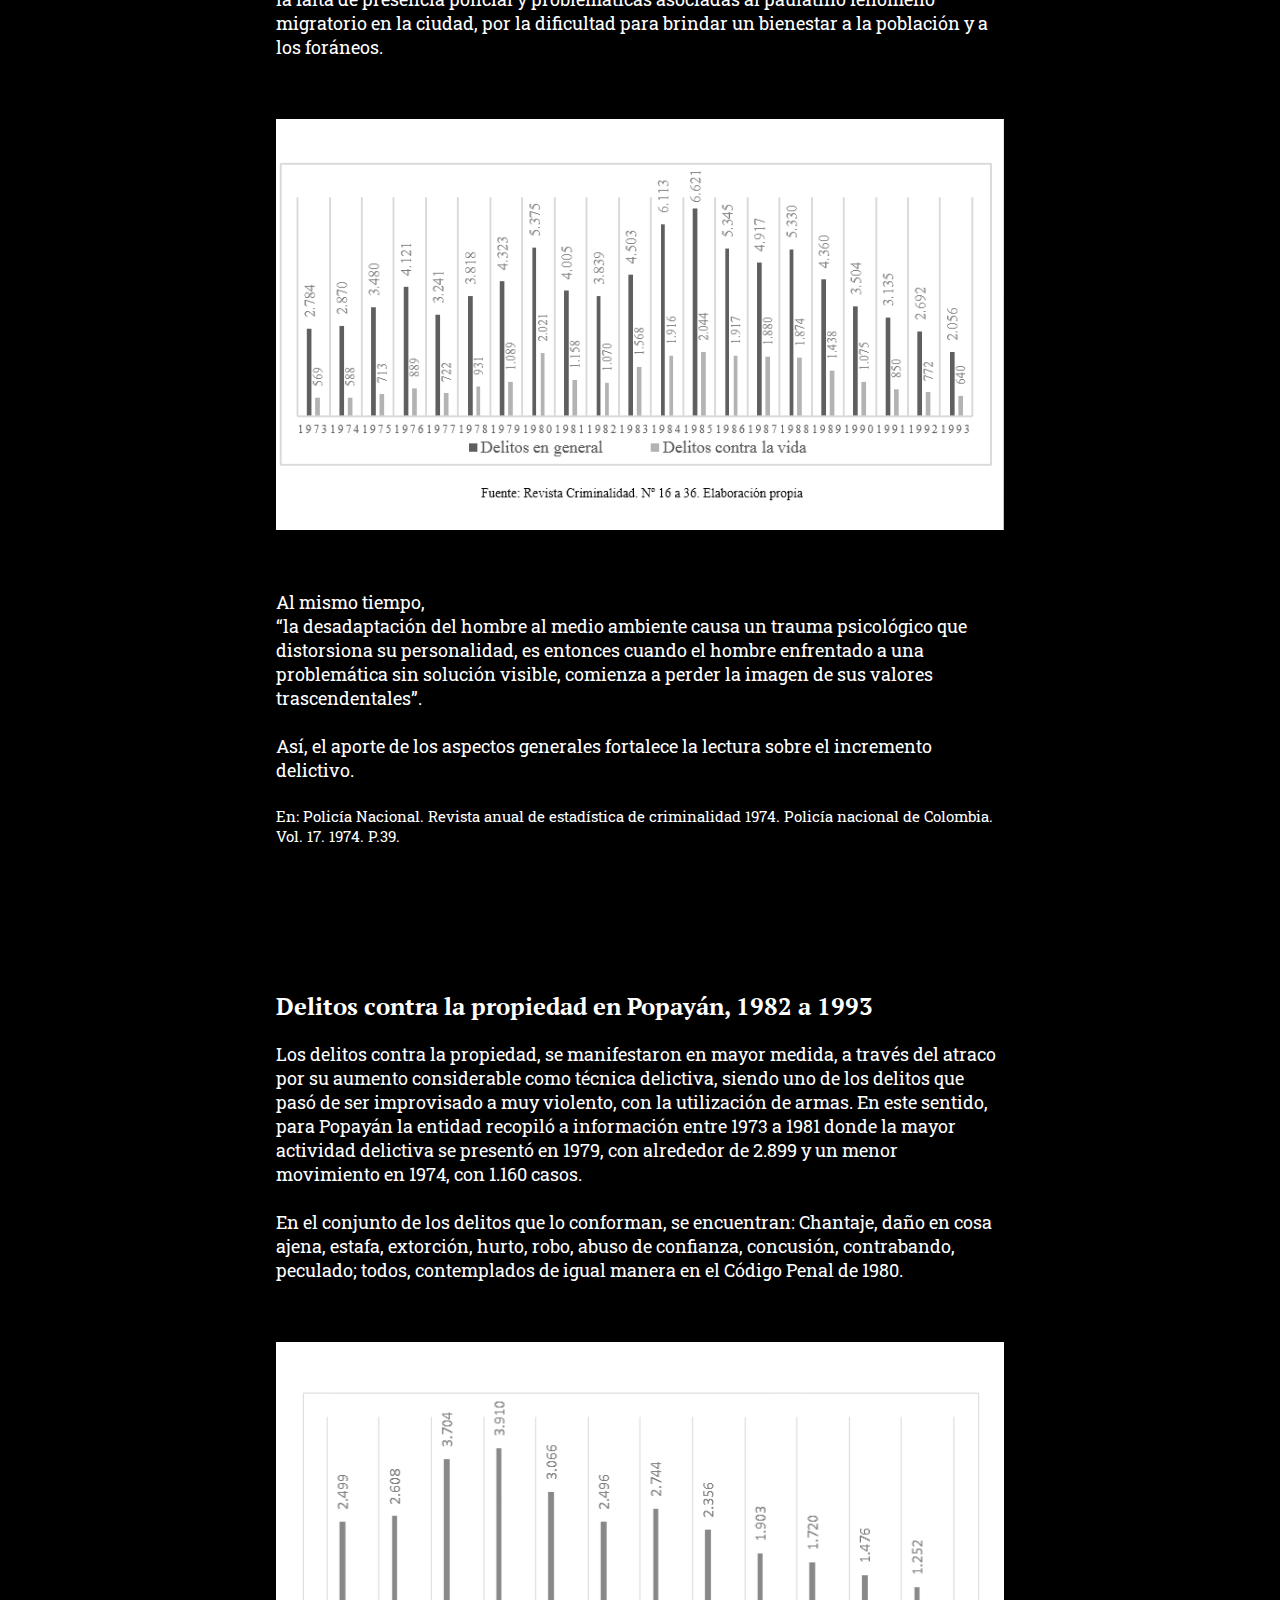
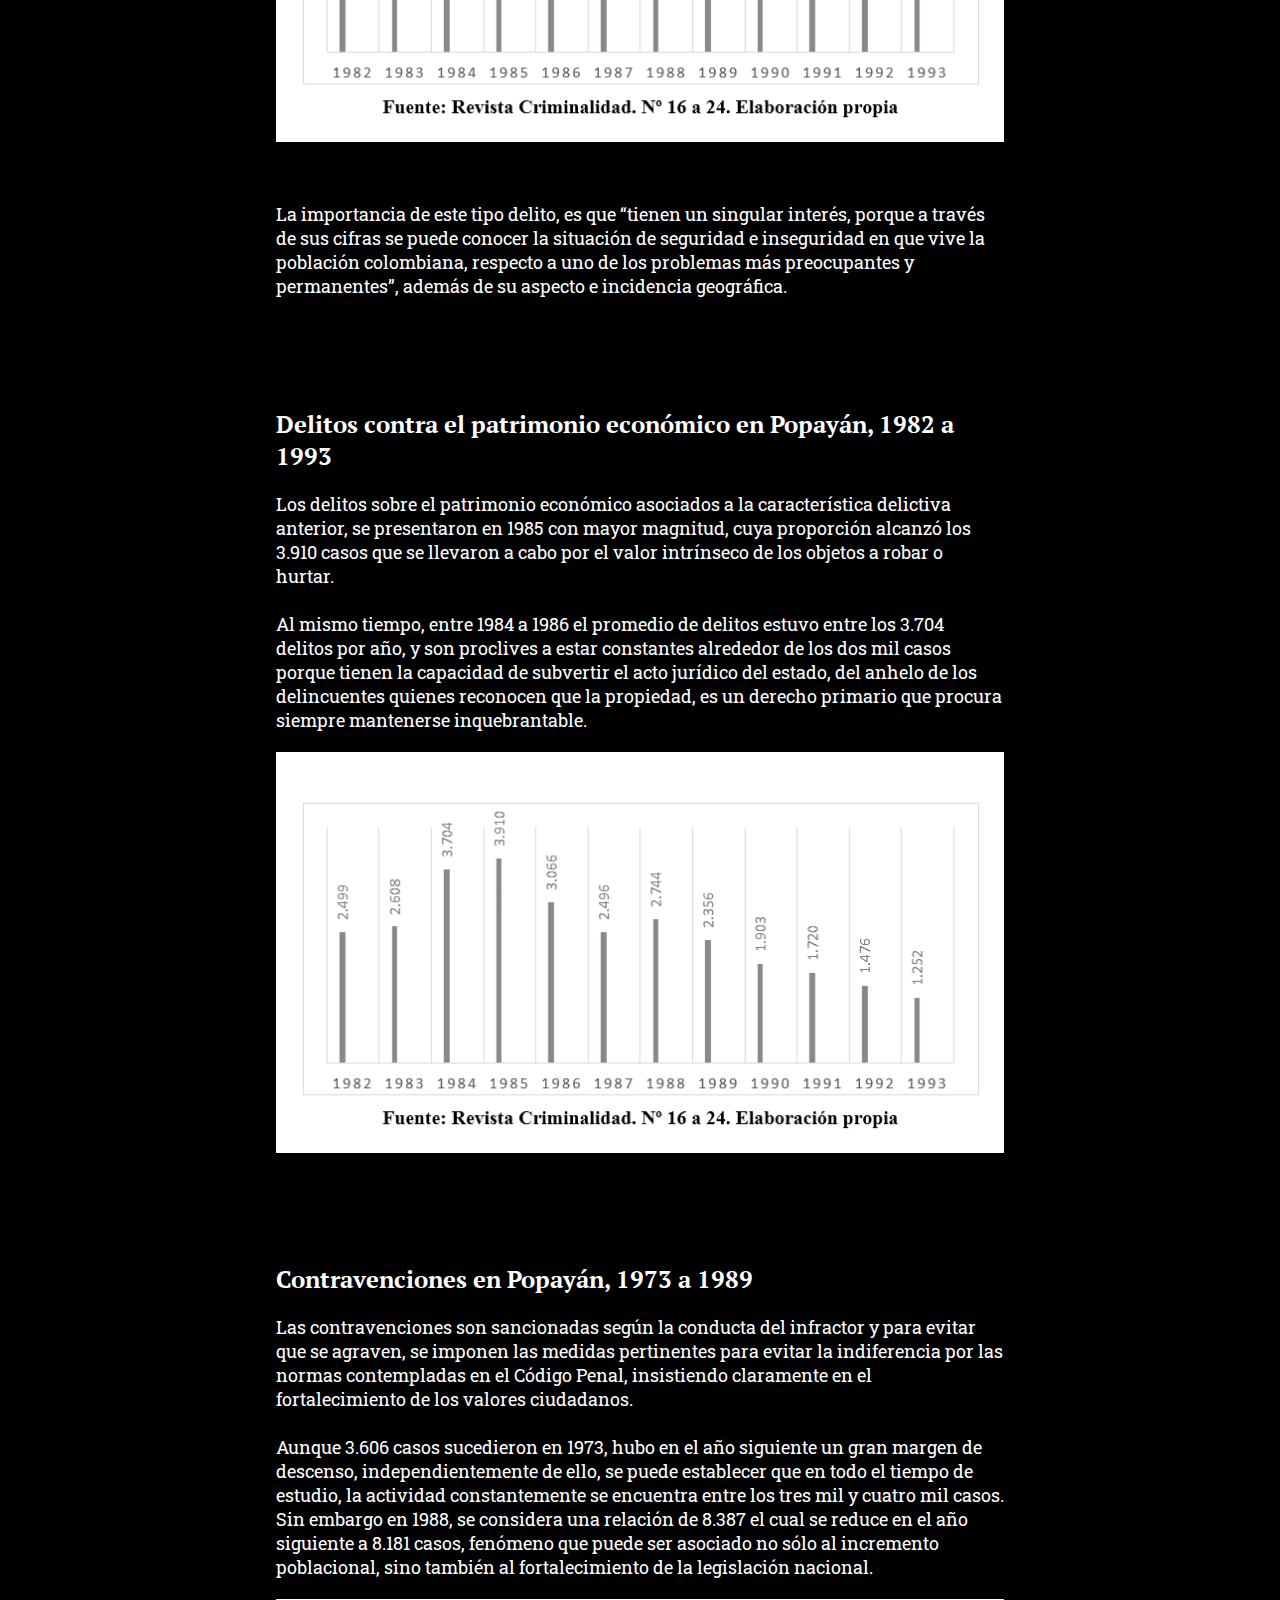
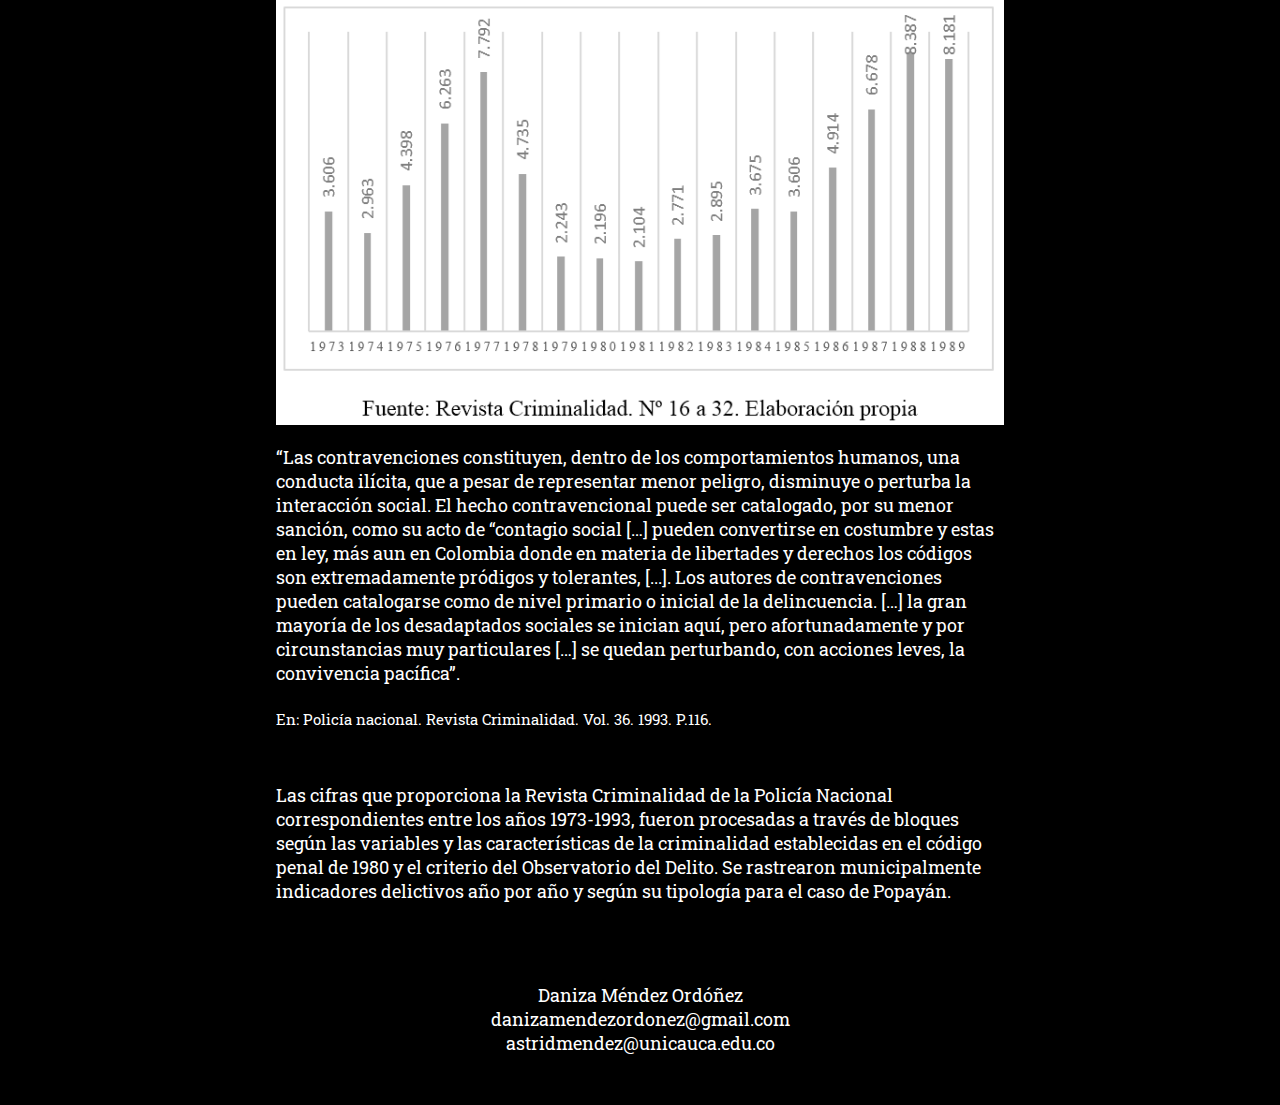
<file: cdelictivas.html>
<!DOCTYPE html>
<html>
<head>
	<title>Violencia urbana | Cifras delictivas</title>
	<meta charset=utf-8>
	<meta name=description content="">
	<meta name=viewport content="width=device-width, initial-scale=1">
</head>
<body>
	<header>
		<div class="header">
			<button class="menu-button" onclick="myFunction(this)">Menu</button>
		</div>
		<nav id="nav" class="nav-bar">
		    <a class="nav-element top-20" href="index.html">Inicio</a><span class="close2 cursor" onclick="myFunction()">&times;</span>
		    <a class="nav-element" href="csocio.html">Características sociodemográficas</a>
		    <a class="nav-element" href="#">Cifras delictivas</a>
		    <a class="nav-element" href="cdeciltual.html">Cartografía delictual</a>
		    <a class="nav-element" href="gfotografica.html">Galería fotográfica</a>
		    <a class="nav-element" href="corto.html">Cortometraje</a>
		    <a class="nav-element" href="inter.html">Entrevista</a>
		    <a class="nav-element" href="glosario.html">Glosario</a>
		</nav>
	</header>
	<main>
		<section class="info-container h160px" >
			<div class="margin0a0a paddingleft20 floatl">
				<h4>Cifras</h4>
				<h2>delictivas</h2>
			</div>
		</section>
		<section class="text-black info-container center-text ">
			<article class="info-padding">
				<p>Los delitos son considerados factores de criminalidad, por cuanto son las infracciones cometidas sobre la ley penal en un tiempo y lugar específicos. En este sentido, la sociología criminal comprende todo ese análisis derivado del estudio estadístico sobre cualquier fenómeno criminal y a partir de cualquiera de los casos que se presenten, permitiendo de manera minuciosa, estudiar el hecho social y todo aquello que se relaciona con los componentes criminógenos.</p>
				<div class="top-20 centert">	
				<button type="" class="button-white" onclick="openModal();currentSlide(1)">Ver cuadro</button>
				</div>
			</article>
		</section>
		<section class="info-container center-text">
			<div class="victima-1"></div>
			<!--<img src="img/victima1.jpg" alt="victima-1">-->
			<article class="info-padding">
				<h3 class="top-20">LA VÍCTIMA</h3>
				<p class="top-20">Aunque la víctima tardó en ingresar al campo de estudio sociológico, sólo logró ser partícipe en la eventualidad extraordinaria, ahí donde podría escribir la historia, si y sólo si porque existía un fiel identificación con la misma.  Aunque era deseable generar un interés por este ámbito de estudio, el agresor acaparó el interés investigativo, por cuanto generaba dramas violentos y constituía el reto por entender su modus operandi.</p> 
				<div class="top-20 centert">	
				<button type="" class="button-white" onclick="openModal();currentSlide(2)">Ver gráficas y estadísticas</button>
				</div>
			</article>
		</section>
		<section class="info-container center-text">
			<div class="victima-2"></div>
			<!--<img src="img/victima2.jpg" alt="victima-2">-->
			<article class="info-padding">
				<h3 class="top-20">EL AGRESOR</h3>
				<p class="top-20">El criminal ha sido desde siempre estudiado y la víctima ha sido simplemente relegada, por cuanto existe mayor temor al sujeto antisocial. Aquel que actúa de manera desinhibida y realiza cuanto desea en el lugar y momento que desea, sin importarle en su derredor la sociedad y los cánones de orden social.</p> 
				<div class="top-20 centert">	
					<button type="" class="button-white" onclick="openModal();currentSlide(3)">Ver gráficas y estadísticas</button>
				</div>
			</article>
		</section>
		<section class="info-container center-text pbottom-60px"">
			<article class="info-padding" >
				<h3>EL CUERPO DEL DELITO</h3>
				<p class="top-20">Se compone del móvil y el arma utilizada para el hecho delictivo y las motivaciones, son parte fundamental del evento. En este ámbito, expertos consideran que así como existe una tipificación de los delitos, de manera similar hay causas que originan motivaciones en el delincuente y el uso de ciertas elementos.</p>
			</article>
		</section>
		<section>
			<article class="banner minh600px" >
				<div class="centrado">
					<p class="banner-description">Las armas que han logrado adquirir el poder suficiente para amedrentar y menguar la tranquilidad de las personas, hasta convertirse también en objetos de defensa.Pese al incremento en la utilización de armas, esta situación fue creando “un clima particular en el que los colombianos encuentran en sus armas, y en su capacidad de utilizarlas, una forma legítima de convivir”.</p><br/>
					<p class="banner-date">Comisión de estudios sobre la violencia. Colombia, violencia y democracia. Informe presentado al Ministerio de Gobierno.1987. P.62.</p>
				</div>
			</article>
		</section>
		<section class="info-container center-text">
			<article class="info-padding">
				<p class="top-20">Esenciales para amedrentar y menguar la tranquilidad de las personas, son las armas que han logrado adquirir el poder suficiente para convertirse también en objetos de defensa. Pese al incremento en la utilización de armas, esta situación fue creando “un clima particular en el que los colombianos encuentran en sus armas, y en su capacidad de utilizarlas, una forma legítima de convivir”. Precisamente, este panorama convence sobre la falta de políticas para el control sobre el porte de armas y la aceptación de una normalidad sobre la seguridad propia y los demás, con la tenencia de armas ilegales, a pesar de la solicitud de prohibir el uso de las mismas por parte de civiles y reducirse solamente al uso privativo de las fuerzas militares.</p><br/>
				<p class="banner-date">Comisión de estudios sobre la violencia. Colombia, violencia y democracia. Informe presentado al Ministerio de Gobierno.1987. P.62</p> 
				<div class="top-20 centert">	
				<button type="" class="button-white" onclick="openModal();currentSlide(4)">Ver tabla</button>
				</div>
			</article>
		</section>
		<section class="info-container center-text">
			<article class="info-padding">
				<h3>MÓVILES</h3>
				<p class="top-20">
					Las variables de los móviles, dejan a la vista que el mayor número de delitos de 1973 correspondió al robo de electrodomésticos, artículos personales y dinero en efectivo con alrededor de 10 y 11 casos respectivamente. Situación que cambió para 1985 donde solamente se registraron entre 2 y 3 móviles, porque inicialmente se debe considerar el nuevo panorama de la ciudad luego del terremoto de 1983 y también que en las columnas periodísticas consultadas, sólo se halló ese índice. Lo que no quiere decir que en otros años la situación se haya comportado de igual manera. Quizás en años anteriores o posteriores a 1985 la dinámica delictiva y los móviles del hecho delictivo fueron de otra intensidad. Igualmente, se debe tener en cuenta que en ciertos casos, la ciudadanía no era prudente en el cuidado de sus pertenencias y muchos de estos delitos, fueron motivados por el valor intrínseco de cada objeto, como sucede con el robo de dinero y artículos personales.
				</p> 
				<p class="top-20">
					La presente información, fue compilada del diario El Liberal, en los años correspondientes a 1973, 1985 y 1993, ubicada en las páginas propias asignadas a la información judicial y las columnas de resumen de las noticias relevantes de la semana. Su procesamiento se dispuso por medio de una matriz en la cual las variables: día, mes, año de registro; día, mes, año del hecho; hecho de violencia, motivo, objeto del hecho, víctima, victimario, lugar y delito, correspondieron a la caracterización de cada uno de los registros delictivos en la ciudad de Popayán en los años anteriormente señalados.
				</p>
				<div class="top-20 centert">	
				<button type="" class="button-white" onclick="openModal();currentSlide(5)">Ver tabla móviles</button>
				</div>
			</article>
		</section>
		<section class="info-container h160px" >
			<div class="margin0a0a paddingleft20 floatl">
				<h4>REVISTA CRIMINALIDAD</h4>
				<h2>Índices Delictivos en Popayán, 1973 a 1993</h2>
			</div>
		</section>
		<section class="text-black info-container center-text ">
			<article class="info-padding">
				<p>“Todas aquellas conductas de individuos o de grupos que ocasionan la muerte o lesiones a la integridad física o moral de otros o a la integridad de sus patrimonios o a los del Estado, impidiendo la realización de los derechos humanos, pero a la vez siendo con frecuencia, resultado de la ausencia de éstos. Los delitos causan un mayor impacto social según la magnitud, intensidad y alcance, esto es según su capacidad para producir la destrucción total o parcial de bienes o trastornos en la propiedad de los mismos y según la cantidad, rol o status de las personas que puedan resultar directa o indirectamente afectadas. De este mayor o menor impacto social, depende que el delito sea capaz de trascender el ámbito privado dentro del cual generalmente acontece y llegue a ser conocido y juzgado por las instituciones judiciales de la sociedad”.</p><br/>
				<p class="banner-date">Policía Nacional de Colombia. Revista Criminalidad. Criminalidad en 1989. N°.32.Santa Fe de Bogotá, Colombia. 1989. P.13.</p>
			</article>
		</section>
		<section class="info-container center-text">
			<article class="info-padding">
				<p >Es necesario considerar que durante los veinte años se registraron entre dos mil a seis mil casos delictivos, de esta manera: En mayor magnitud los casos se registraron durante 1976, 1980, 1985 y 1988 como resultado de la agresividad que expresaron los ciudadanos ante su posible defensa o si bien ante las dificultades que presentan los individuos para desarrollarse en forma integral en su sociedad y por eso recurren al hecho delictivo para apropiarse de un bien ajeno y procurar su supervivencia. Incluso, los delitos contra la vida y la integridad personal.<br/>Aunque se mantuvieron variables en ambas décadas, los años más relevantes fueron 1976, 1980, 1983 y 1985 con alrededor de 899 a 1.044 casos, que pueden estar asociados a la falta de presencia policial y problemáticas asociadas al paulatino fenómeno migratorio en la ciudad, por la dificultad para brindar un bienestar a la población y a los foráneos.</p> 
				<div>
					<div class="top-60px oscroll1">	
						<img src="img/revistacriminal1.png" alt="revista-criminal-1" class="minw700px margin0a0a">
					</div>
					<p class="top-60px">Al mismo tiempo,<br/>“la desadaptación del hombre al medio ambiente causa un trauma psicológico que distorsiona su personalidad, es entonces cuando el hombre enfrentado a una problemática sin solución visible, comienza a perder la imagen de sus valores trascendentales”.</p><br/><p>Así, el aporte de los aspectos generales fortalece la lectura sobre el incremento delictivo.</p><br/><p class="banner-date">En: Policía Nacional. Revista anual de estadística de criminalidad 1974. Policía nacional de Colombia. Vol. 17. 1974. P.39. </p><br/>
				</div>
			</article>
		</section>
		<section class="info-container center-text">
			<article class="info-padding">
				<h3>Delitos contra la propiedad en Popayán, 1982 a 1993</h3>
				<p class="top-20">Los delitos contra la propiedad, se manifestaron en mayor medida, a través del atraco por su aumento considerable como técnica delictiva, siendo uno de los delitos que pasó de ser improvisado a muy violento, con la utilización de armas. En este sentido, para Popayán la entidad recopiló a información entre 1973 a 1981 donde la mayor actividad delictiva se presentó en 1979, con alrededor de 2.899 y un menor movimiento en 1974, con 1.160 casos.</p><br/>
				<p>En el conjunto de los delitos que lo conforman, se encuentran:  Chantaje, daño en cosa ajena, estafa, extorción, hurto, robo, abuso de confianza, concusión, contrabando, peculado; todos, contemplados de igual manera en el Código Penal de 1980.</p> 
				<div>
					<div class="top-60px oscroll1">	
						<img src="img/revistacriminal2.png" alt="revista-criminal-2" class="minw700px margin0a0a">
					</div>
					<p class="top-60px">La importancia de este tipo delito, es que “tienen un singular interés, porque a través de sus cifras se puede conocer la situación de seguridad e inseguridad en que vive la población colombiana, respecto a uno de los problemas más preocupantes y permanentes”, además de su aspecto e incidencia geográfica.</p>
				</div>
			</article>
		</section>
		<section class="info-container center-text">
			<article class="info-padding">
				<h3>Delitos contra el patrimonio económico en Popayán, 1982 a 1993</h3>
				<p class="top-20">Los delitos sobre el patrimonio económico asociados a la característica delictiva anterior, se presentaron en 1985 con mayor magnitud, cuya proporción alcanzó los 3.910 casos que se llevaron a cabo por el valor intrínseco de los objetos a robar o hurtar.</p><br/>
				<p>Al mismo tiempo, entre 1984 a 1986 el promedio de delitos estuvo entre los 3.704 delitos por año, y son proclives a estar constantes alrededor de los dos mil casos porque tienen la capacidad de subvertir el acto jurídico del estado, del anhelo de los delincuentes quienes reconocen que la propiedad, es un derecho primario que procura siempre mantenerse inquebrantable.</p>
				<div>
					<div class="top-20 oscroll1">	
						<img src="img/revistacriminal2.png" alt="revista-criminal-2" class="minw700px margin0a0a">
					</div>
				</div>
			</article>
		</section>
		<section class="info-container center-text">
			<article class="info-padding">
				<h3>Contravenciones en Popayán, 1973 a 1989</h3>
				<p class="top-20">Las contravenciones son sancionadas según la conducta del infractor y para evitar que se agraven, se imponen las medidas pertinentes para evitar la indiferencia por las normas contempladas en el Código Penal, insistiendo claramente en el fortalecimiento de los valores ciudadanos.</p><br/>
 				Aunque 3.606 casos sucedieron en 1973, hubo en el año siguiente un gran margen de descenso, independientemente de ello, se puede establecer que en todo el tiempo de estudio, la actividad constantemente se encuentra entre los tres mil y cuatro mil casos. Sin embargo en 1988, se considera una relación de 8.387 el cual se reduce en el año siguiente a 8.181 casos, fenómeno que puede ser asociado no sólo al incremento poblacional, sino también al fortalecimiento de la legislación nacional.</p>
				<div>
					<div class="top-20 oscroll1">	
						<img src="img/revistacriminal3.png" alt="revista-criminal-3" class="minw700px margin0a0a">
					</div>
					<p class="top-20">“Las contravenciones constituyen, dentro de los comportamientos humanos, una conducta ilícita, que a pesar de representar menor peligro, disminuye o perturba la interacción social. El hecho contravencional puede ser catalogado, por su menor sanción, como su acto de “contagio social […] pueden convertirse en costumbre y estas en ley, más aun en Colombia donde en materia de libertades y derechos los códigos son extremadamente pródigos y tolerantes, [...]. Los autores de contravenciones pueden catalogarse como de nivel primario o inicial de la delincuencia. […] la gran mayoría de los desadaptados sociales se inician aquí, pero afortunadamente y por circunstancias muy particulares […] se quedan perturbando, con acciones leves, la convivencia pacífica”.</p><br/><p class="banner-date">En: Policía nacional. Revista Criminalidad. Vol. 36. 1993. P.116.</p><br/>
				</div>
				<p class="top-20">
					Las cifras que proporciona la Revista Criminalidad de la Policía Nacional correspondientes entre los años 1973-1993, fueron procesadas a través de bloques según las variables y las características de la criminalidad establecidas en el código penal de 1980 y el criterio del Observatorio del Delito. Se rastrearon municipalmente indicadores delictivos año por año y según su tipología para el caso de Popayán. 			
				</p>
			</article>
		</section>
	</main>
	<footer class="info-container centert">
		<p>Daniza Méndez Ordóñez</p>
		<p>danizamendezordonez@gmail.com</p>
		<p style="padding-bottom: 50px">astridmendez@unicauca.edu.co</p>
	</footer>
	<div id="myModal" class="modal">
	  <span class="close cursor" onclick="closeModal()">&times;</span>
	  <div class="modal-content">
		<div class="mySlides minw500px" >
	        <img src="img/delitos.png" class="margin0a0a" alt="delitos" />
	    </div>
	    <div class="mySlides minw500px" >
	        <img src="img/delitos1.jpg" class="margin0a0a" alt="delitos-2" />
	    </div>
	    <div class="mySlides minw500px" >
	        <img src="img/agresor.png" class="margin0a0a" alt="tabla agresor" />
	    </div>
	    <div class="mySlides minw500px" >
	        <img src="img/indicearmas.png" class="margin0a0a" alt="tabla armas" />
	    </div>
	    <div class="mySlides minw500px" >
	    	<img src="img/movilimg.png" class="margin0a0a" alt="movil">
	    </div>
	    <a class="prev" onclick="plusSlides(-1)">&#10094;</a>
	    <a class="next" onclick="plusSlides(1)">&#10095;</a>
	  </div>
	</div>
	<script src="js/apps.js"></script>
</body>
</html>
<link rel=stylesheet href="css/responsimplemin.css">
<link href="https://fonts.googleapis.com/css?family=PT+Serif|Roboto+Slab:400" rel="stylesheet">
</file>
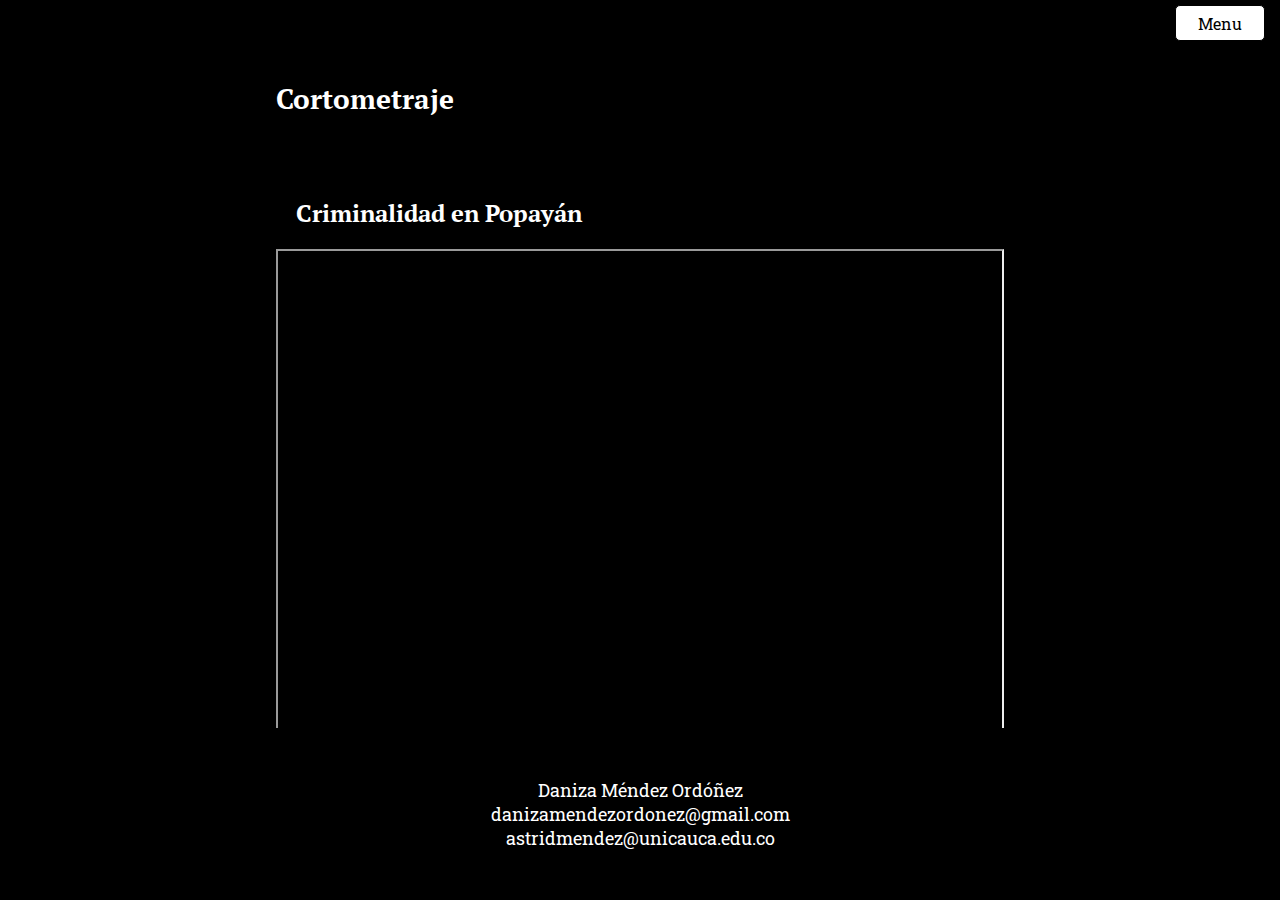
<file: corto.html>
<!DOCTYPE html>
<html>
<head>
	<title>Violencia urbana | Cortometraje</title>
	<meta charset=utf-8>
	<meta name=description content="">
	<meta name=viewport content="width=device-width, initial-scale=1">
</head>
<body class="body-black-corto">
	<div >
	<header>
		
		<div class="header">
			<button class="menu-button" onclick="myFunction()">Menu</button>
		</div>
		<nav id="nav" class="nav-bar">
			<a class="nav-element top-20" href="index.html">Inicio</a><span class="close2 cursor" onclick="myFunction()">&times;</span>
		    <a class="nav-element" href="csocio.html">Características sociodemográficas</a>
		    <a class="nav-element" href="cdelictivas.html">Cifras delictivas</a>
		    <a class="nav-element" href="cdeciltual.html">Cartografía delictual</a>
		    <a class="nav-element" href="gfotografica.html">Galería fotográfica</a>
		    <a class="nav-element" href="corto.html">Cortometraje</a>
		    <a class="nav-element" href="inter.html">Entrevista</a>
		    <a class="nav-element" href="glosario.html">Glosario</a>
		</nav> 
	</header>
	<main>
		<section class="info-container minh600px">
			<div class="margin0a0a paddingleft20 floatl">
				<h2>Cortometraje</h2>
			</div>
			<article class="paddingleft20 center-text pbottom-30px minh600px" >
				<h3 class="padding20px">Criminalidad en Popayán</h3>
				<iframe class="iframe-video" src="https://www.youtube.com/embed/tG4NQquUCR4" allowfullscreen></iframe>
			</article>
		</section>
	</main>
	<footer class="info-container centert" style="bottom:0;position: absolute;">
		<p>Daniza Méndez Ordóñez</p>
		<p>danizamendezordonez@gmail.com</p>
		<p style="padding-bottom: 50px">astridmendez@unicauca.edu.co</p>
	</footer>
	</div>
	<script src="js/apps.js"></script>
</body>
</html>
<link rel=stylesheet href="css/responsimplemin.css">
<link href="https://fonts.googleapis.com/css?family=PT+Serif|Roboto+Slab:400" rel="stylesheet">
</file>
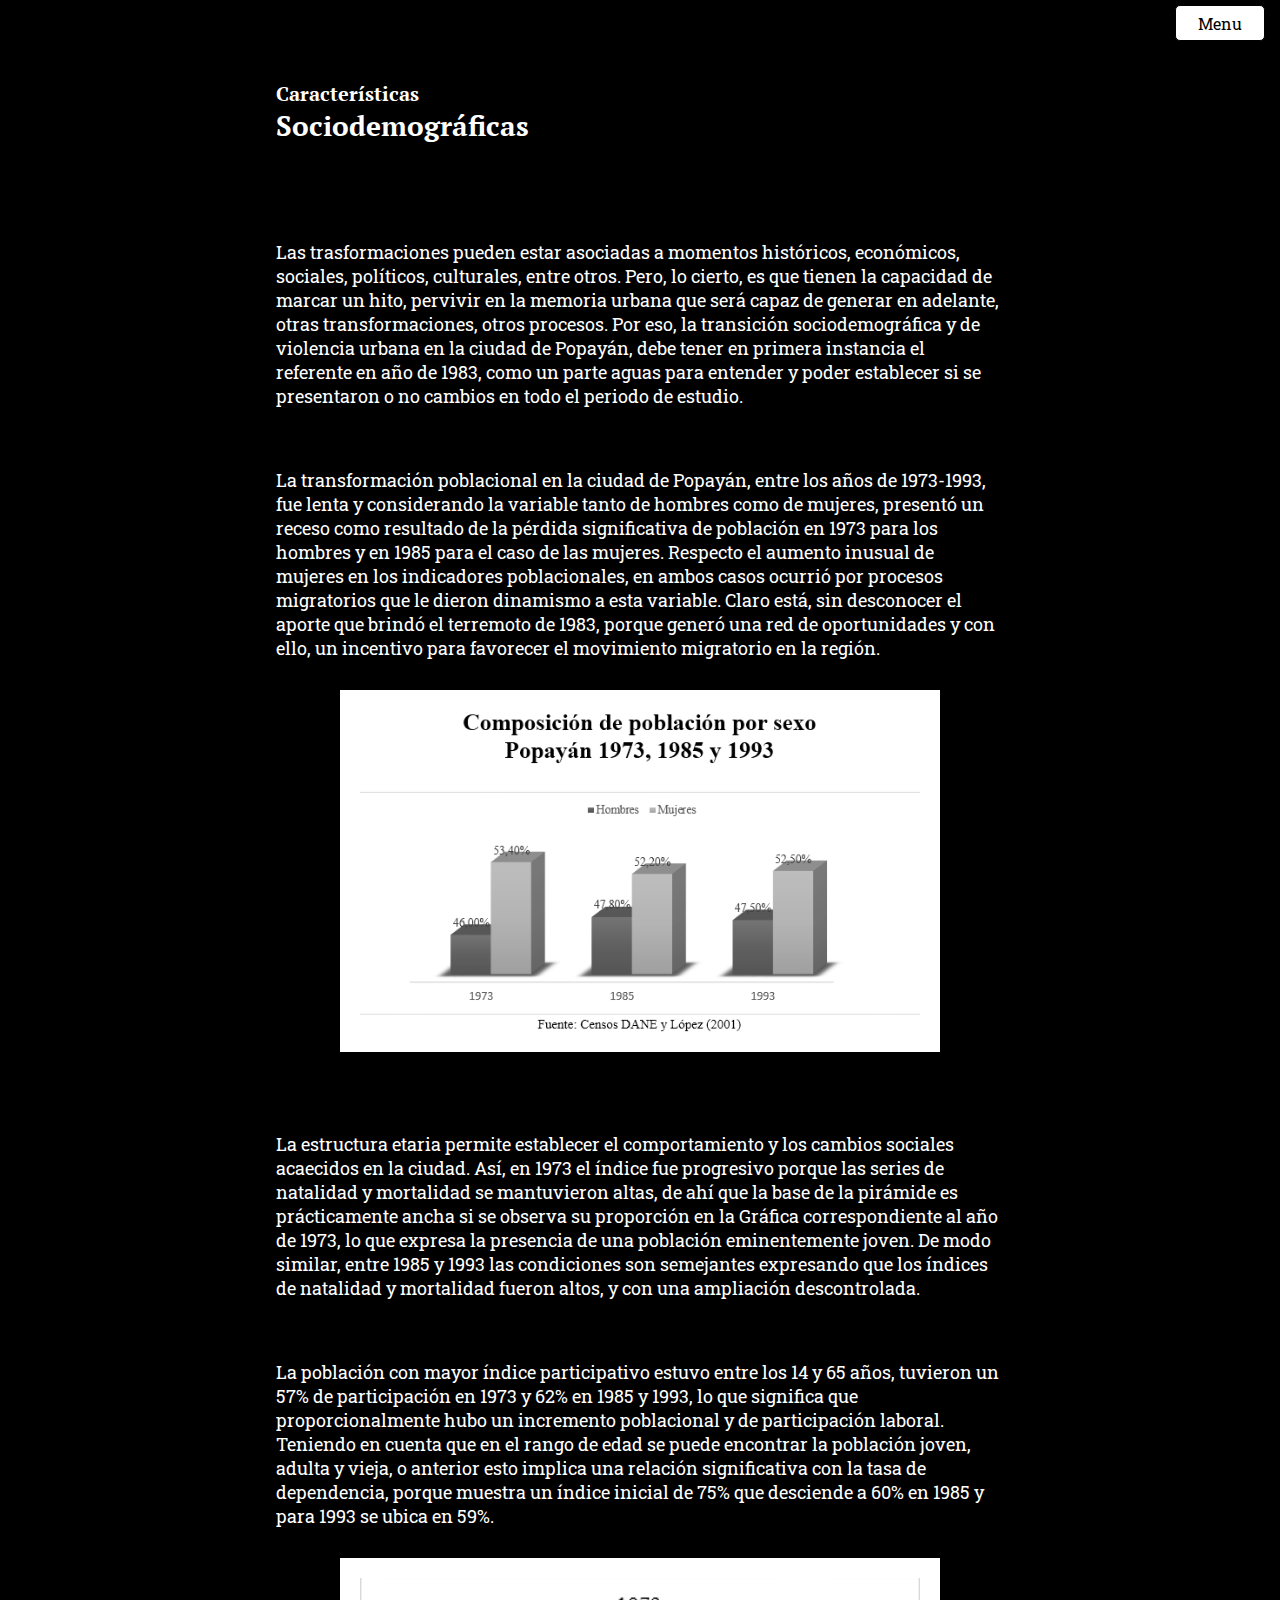
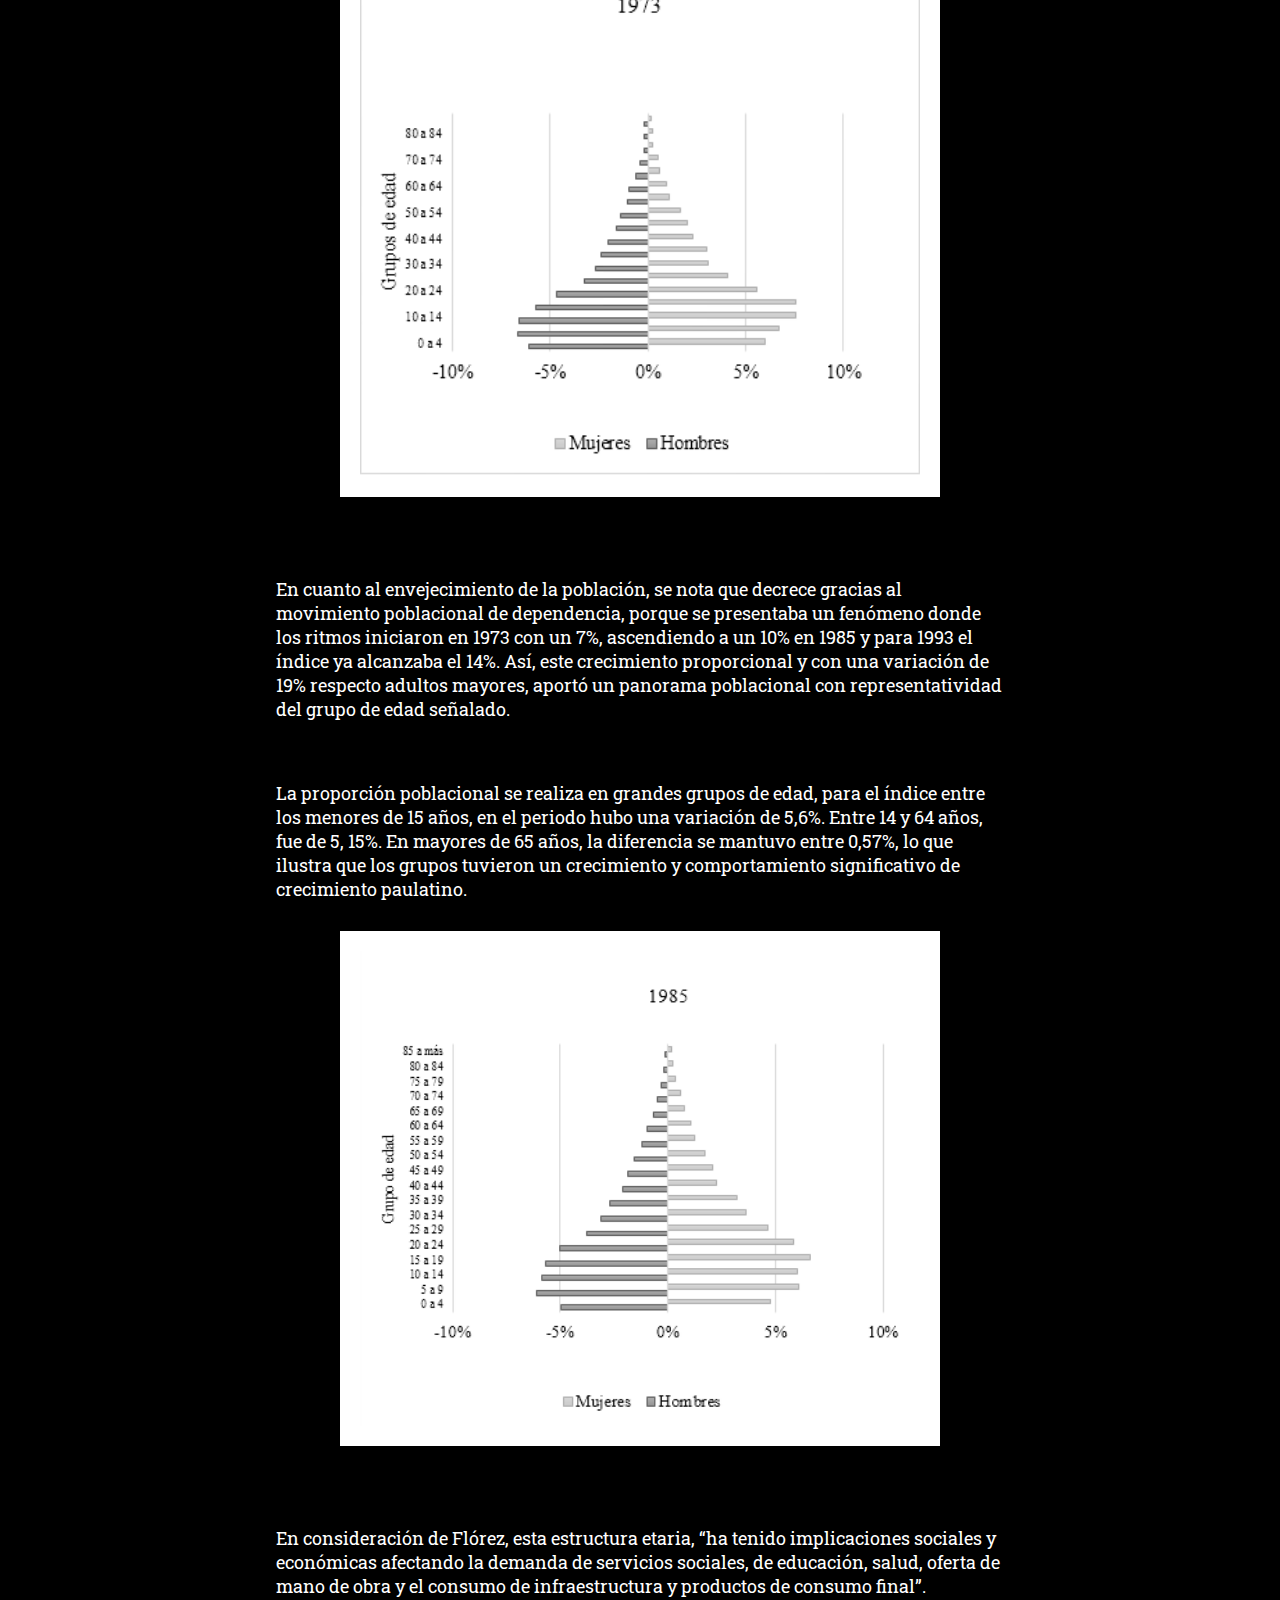
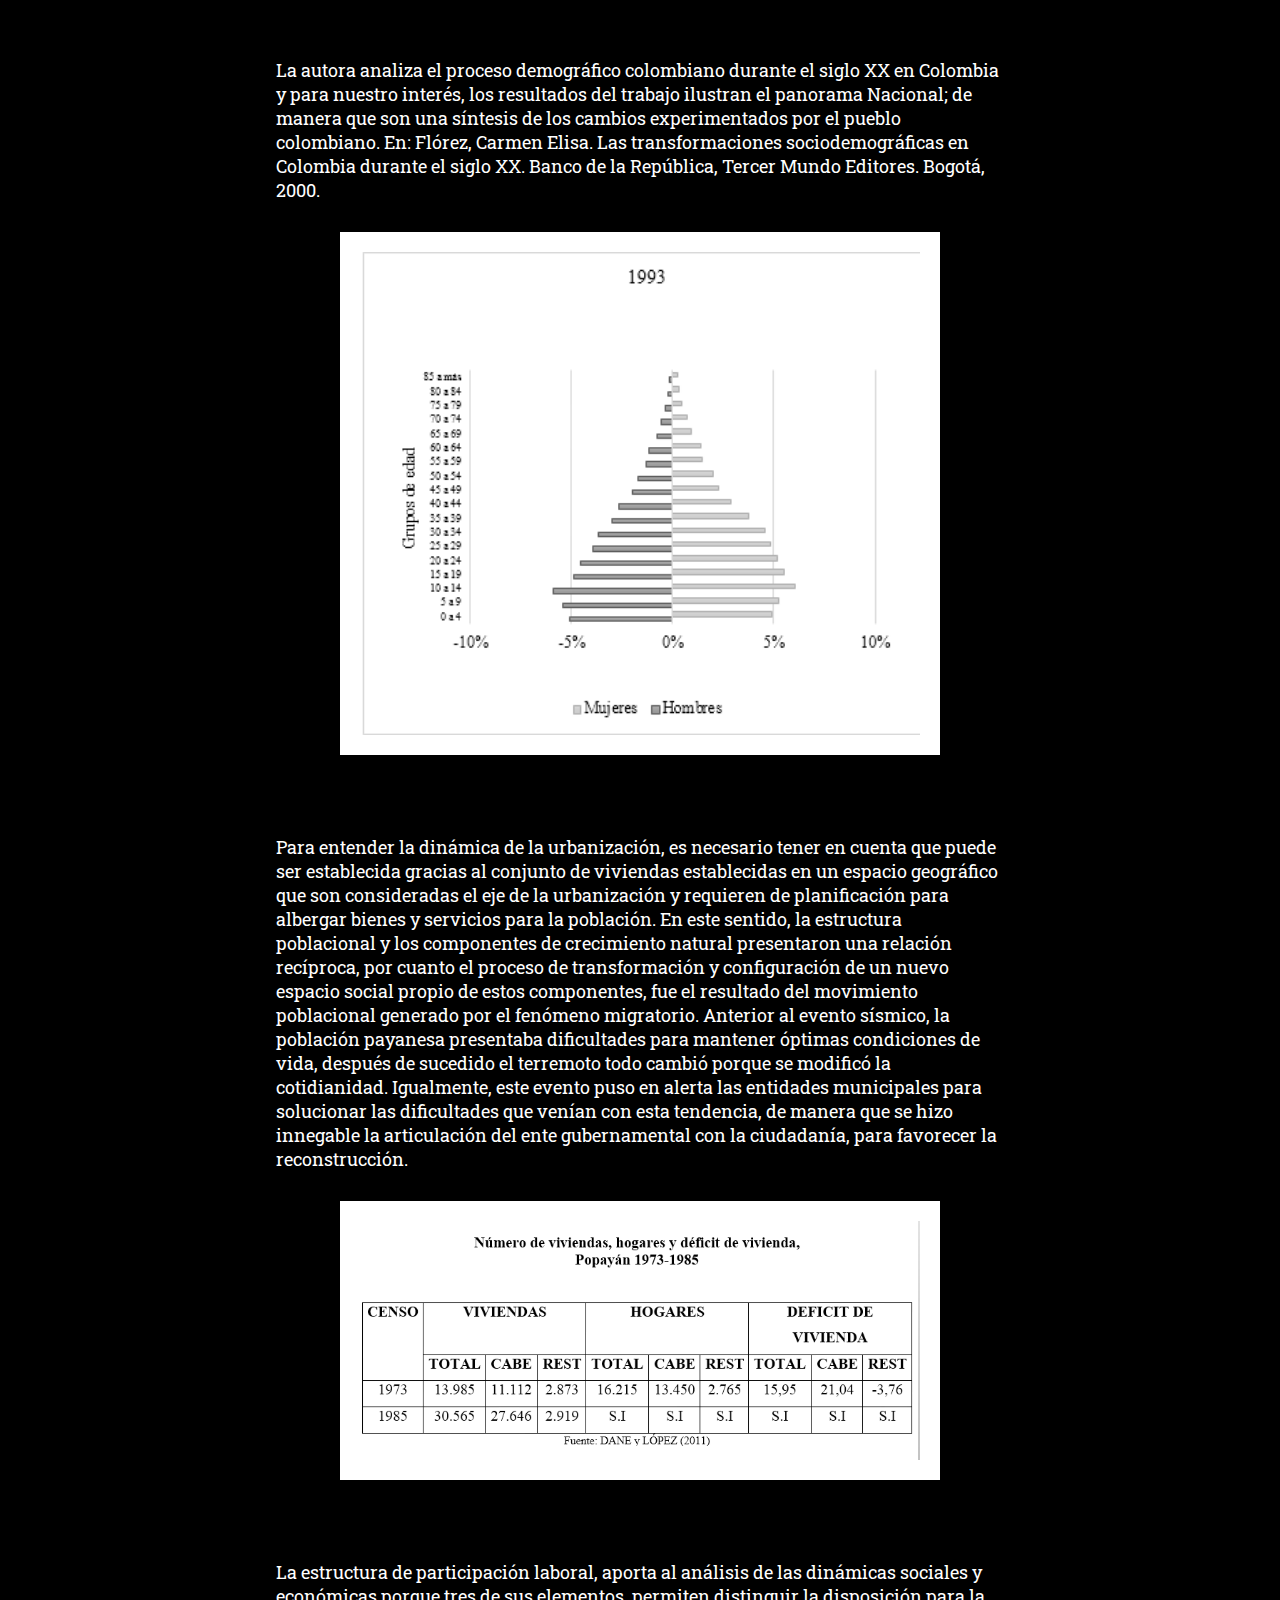
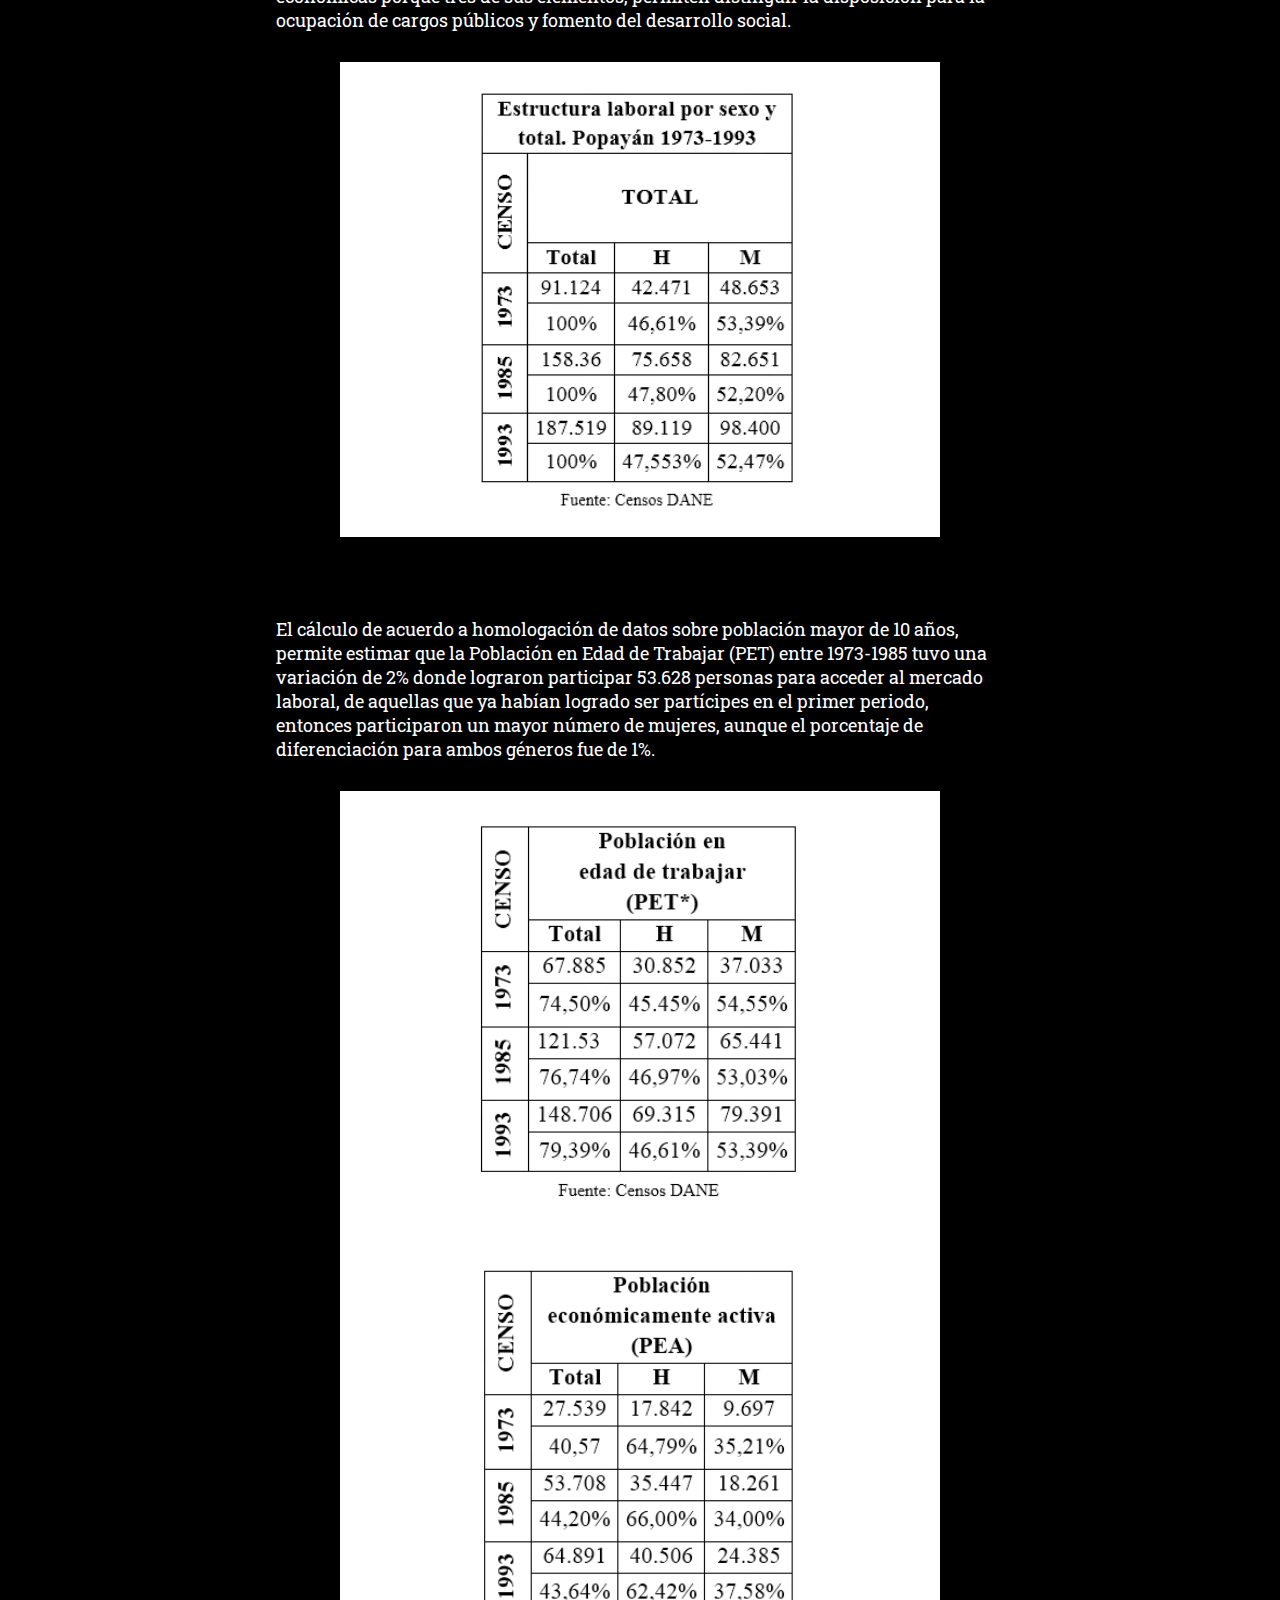
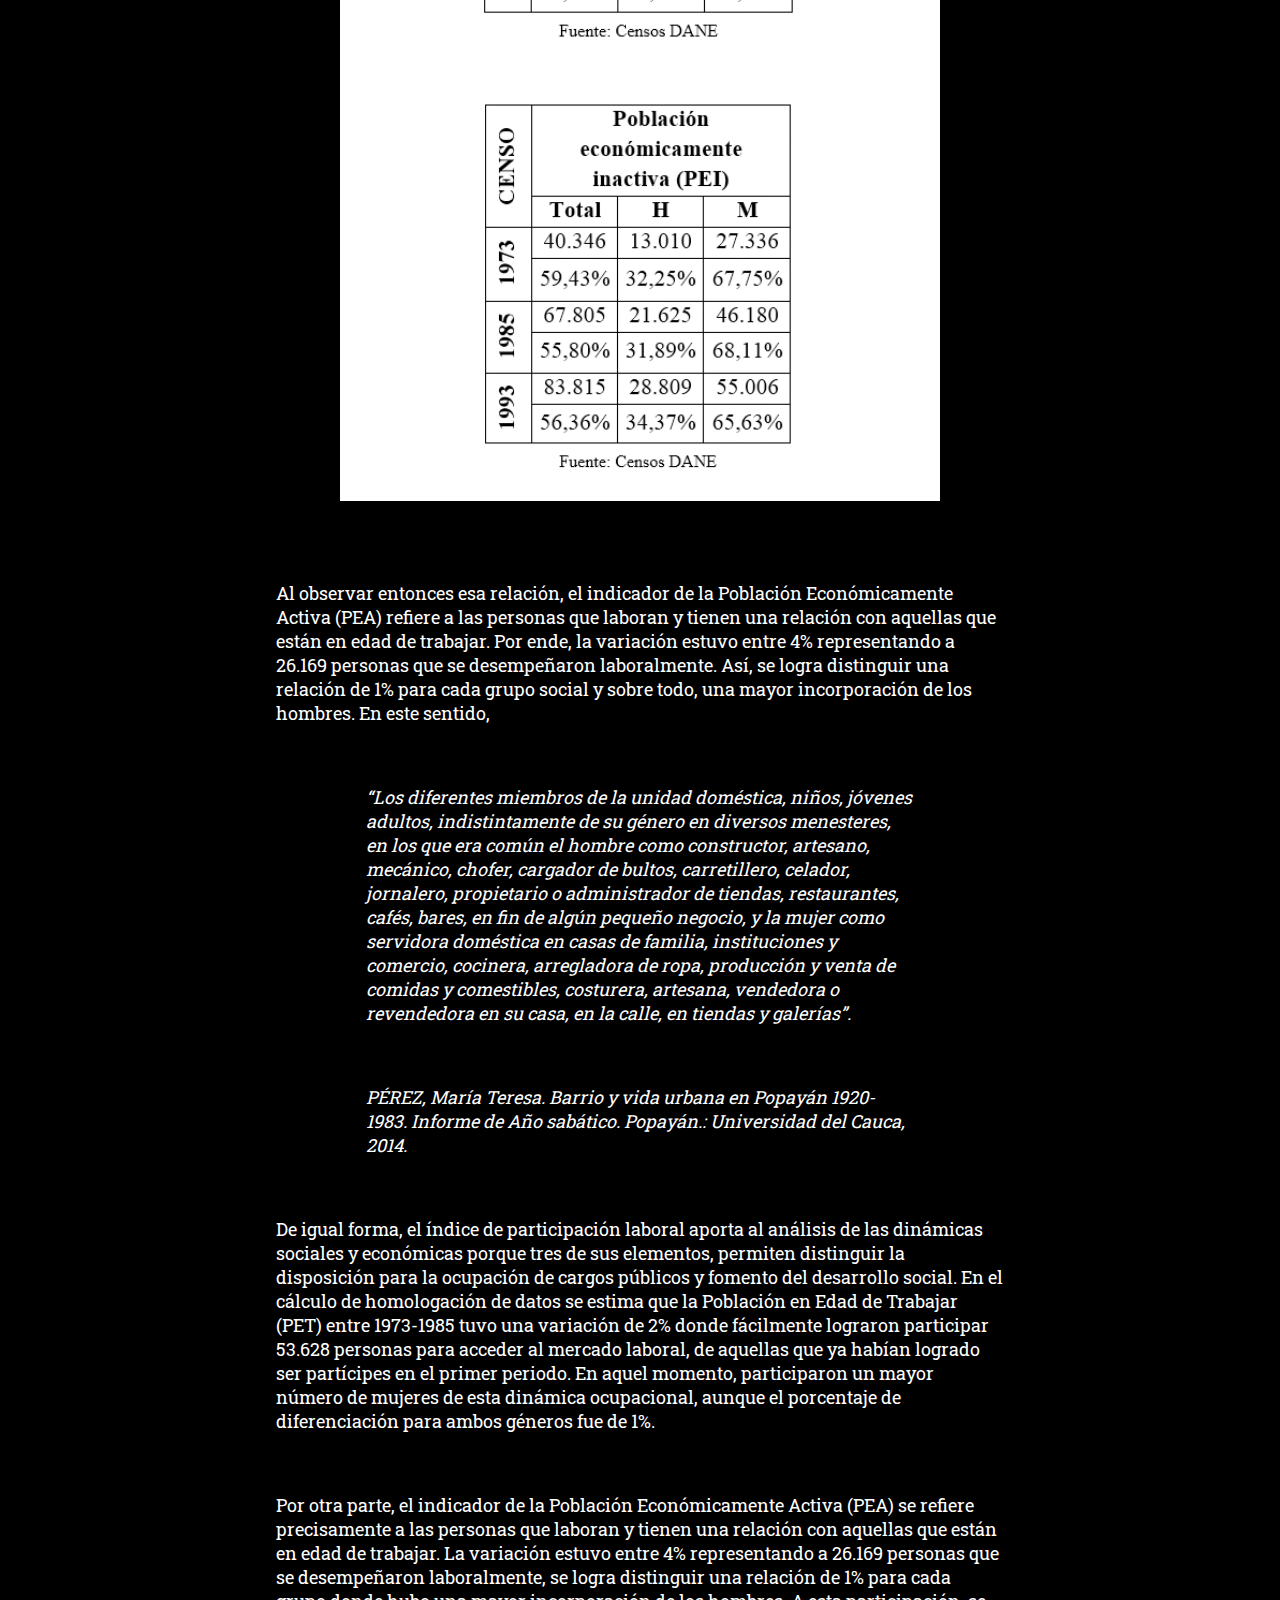
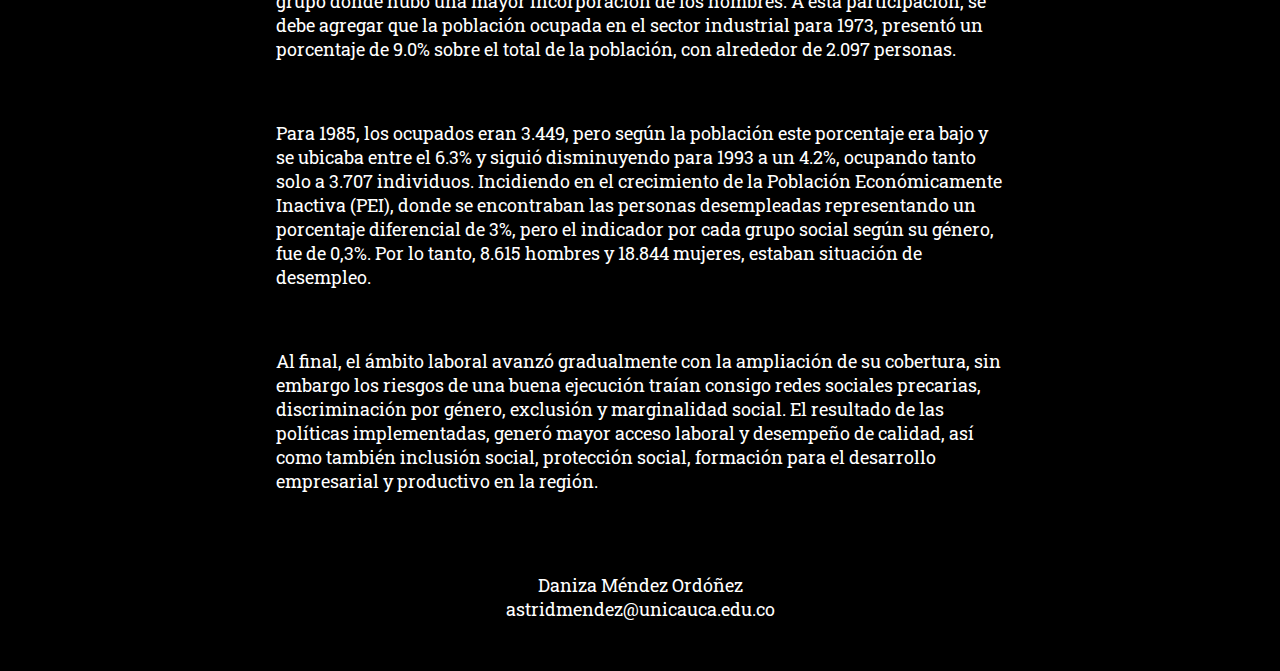
<file: csocio.html>
<!DOCTYPE html>
<html>
<head>
	<title>Violencia urbana | Características sociodemográficas</title>
	<meta charset=utf-8>
	<meta name=description content="">
	<meta name=viewport content="width=device-width, initial-scale=1">
</head>
<body>
	<header>
		<div class="header">
			<button class="menu-button" onclick="myFunction()">Menu</button>
		</div>
		<nav id="nav" class="nav-bar">
		    <a class="nav-element " href="index.html">Inicio</a><span class="close2 cursor" onclick="myFunction()">&times;</span>
		    <a class="nav-element" href="#">Características sociodemográficas</a>
		    <a class="nav-element" href="cdelictivas.html">Cifras delictivas</a>
		    <a class="nav-element" href="cdeciltual.html">Cartografía delictual</a>
		    <a class="nav-element" href="gfotografica.html">Galería fotográfica</a>
		    <a class="nav-element" href="corto.html">Cortometraje</a>
		    <a class="nav-element" href="inter.html">Entrevista</a>
		    <a class="nav-element" href="glosario.html">Glosario</a>
		</nav>
	</header>
	<main>
		<section class="info-container h160px" >
			<div class="margin0a0a paddingleft20 floatl">
				<h4>Características</h4>
				<h2>Sociodemográficas</h2>
			</div>
		</section>
		<section class="info-container">
			<article >
				<p class="info-padding">
					Las trasformaciones pueden estar asociadas a momentos históricos, económicos, sociales, políticos, culturales, entre otros. Pero, lo cierto, es que tienen la capacidad de marcar un hito, pervivir en la memoria urbana que será capaz de generar en adelante, otras transformaciones, otros procesos. Por eso, la transición sociodemográfica y de violencia urbana en la ciudad de Popayán, debe tener en primera instancia el referente en año de 1983, como un parte aguas para entender y poder establecer si se presentaron o no cambios en todo el periodo de estudio.
				</p>
				<p class="info-padding">
					La transformación poblacional en la ciudad de Popayán, entre los años de 1973-1993, fue lenta y considerando la variable tanto de hombres como de mujeres, presentó un receso como resultado de la pérdida significativa de población en 1973 para los hombres y en 1985 para el caso de las mujeres. Respecto el aumento inusual de mujeres en los indicadores poblacionales, en ambos casos ocurrió por procesos migratorios que le dieron dinamismo a esta variable. Claro está, sin desconocer el aporte que brindó el terremoto de 1983, porque generó una red de oportunidades y con ello, un incentivo para favorecer el movimiento migratorio en la región.
				</p>
				<img src="img/demo1.png" alt="Población por sexo" class="padding-img">
			</article>	
		</section>
		<section class="info-container">
			<article >
				<p class="info-padding">
					La estructura etaria permite establecer el comportamiento y los cambios sociales acaecidos en la ciudad. Así, en 1973 el índice fue progresivo porque las series de natalidad y mortalidad se mantuvieron altas, de ahí que la base de la pirámide es prácticamente ancha si se observa su proporción en la Gráfica correspondiente al año de 1973, lo que expresa la presencia de una población eminentemente joven. De modo similar, entre 1985 y 1993 las condiciones son semejantes expresando que los índices de natalidad y mortalidad fueron altos, y con una ampliación descontrolada.
				</p>
				<p class="info-padding">
					La población con mayor índice participativo estuvo entre los 14 y 65 años, tuvieron un 57% de participación en 1973 y 62% en 1985 y 1993, lo que significa que proporcionalmente hubo un incremento poblacional y de participación laboral. Teniendo en cuenta que en el rango de edad se puede encontrar la población joven, adulta y vieja, o anterior esto implica una relación significativa con la tasa de dependencia, porque muestra un índice inicial de 75% que desciende a 60% en 1985 y para 1993 se ubica en 59%. 
				</p>
				<img src="img/demo2.png" alt="Población por sexo" class="padding-img">
			</article>	
		</section>
		<section class="info-container">
			<article >
				<p class="info-padding">
					En cuanto al envejecimiento de la población, se nota que decrece gracias al movimiento poblacional de dependencia, porque se presentaba un fenómeno donde los ritmos iniciaron en 1973 con un 7%, ascendiendo a un 10% en 1985 y para 1993 el índice ya alcanzaba el 14%. Así, este crecimiento proporcional y con una variación de 19% respecto adultos mayores, aportó un panorama poblacional con representatividad del grupo de edad señalado.
				</p>
				<p class="info-padding">
					La proporción poblacional se realiza en grandes grupos de edad, para el índice entre los menores de 15 años, en el periodo hubo una variación de 5,6%. Entre 14 y 64 años, fue de 5, 15%. En mayores de 65 años, la diferencia se mantuvo entre 0,57%, lo que ilustra que los grupos tuvieron un crecimiento y comportamiento significativo de crecimiento paulatino.
				</p>
				<img src="img/demo3.png" alt="Población por sexo" class="padding-img">
			</article>	
		</section><section class="info-container">
			<article >
				<p class="info-padding">
					En consideración de Flórez, esta estructura etaria, “ha tenido implicaciones sociales y económicas afectando la demanda de servicios sociales, de educación, salud, oferta de mano de obra y el consumo de infraestructura y productos de consumo final”.
				</p>
				<p class="info-padding">
					La autora analiza el proceso demográfico colombiano durante el siglo XX en Colombia y para nuestro interés, los resultados del trabajo ilustran el panorama Nacional; de manera que son una síntesis de los cambios experimentados por el pueblo colombiano. En: Flórez, Carmen Elisa. Las transformaciones sociodemográficas en Colombia durante el siglo XX. Banco de la República, Tercer Mundo Editores. Bogotá, 2000. 
				</p>
				<img src="img/demo4.png" alt="Población por sexo" class="padding-img">
			</article>	
		</section>
		<section class="info-container">
			<article >
				<p class="info-padding">
					Para entender la dinámica de la urbanización, es necesario tener en cuenta que puede ser establecida gracias al conjunto de viviendas establecidas en un espacio geográfico que son consideradas el eje de la urbanización y requieren de planificación para albergar bienes y servicios para la población. En este sentido, la estructura poblacional y los componentes de crecimiento natural presentaron una relación recíproca, por cuanto el proceso de transformación y configuración de un nuevo espacio social propio de estos componentes, fue el resultado del movimiento poblacional generado por el fenómeno migratorio. Anterior al evento sísmico, la población payanesa presentaba dificultades para mantener óptimas condiciones de vida, después de sucedido el terremoto todo cambió porque se modificó la cotidianidad. Igualmente, este evento puso en alerta las entidades municipales para solucionar las dificultades que venían con esta tendencia, de manera que se hizo innegable la articulación del ente gubernamental con la ciudadanía, para favorecer la reconstrucción.
				</p>
				<img src="img/demo5.png" alt="Población por sexo" class="padding-img">
			</article>	
		</section>
		<section class="info-container">
			<article >
				<p class="info-padding">
					La estructura de participación laboral, aporta al análisis de las dinámicas sociales y económicas porque tres de sus elementos, permiten distinguir la disposición para la ocupación de cargos públicos y fomento del desarrollo social.
				</p>
				<div class="img-container">
					<img src="img/demo6.png" alt="Población por sexo" class="padding-img-380">
				</div>
			</article>	
		</section>
		<section class="info-container">
			<article >
				<p class="info-padding">
					El cálculo de acuerdo a homologación de datos sobre población mayor de 10 años, permite estimar que la Población en Edad de Trabajar (PET) entre 1973-1985 tuvo una variación de 2% donde lograron participar 53.628 personas para acceder al mercado laboral, de aquellas que ya habían logrado ser partícipes en el primer periodo, entonces participaron un mayor número de mujeres, aunque el porcentaje de diferenciación para ambos géneros fue de 1%.  
				</p>
				<div class="img-container">
					<img src="img/demo7.png" alt="Población por sexo" class="padding-img-380">
					<img src="img/demo8.png" alt="Población por sexo" class="padding-img-380">
					<img src="img/demo9.png" alt="Población por sexo" class="padding-img-380">
				</div>
			</article>	
		</section>
		<section class="info-container">
			<article >
				<p class="info-padding">
					Al observar entonces esa relación, el indicador de la Población Económicamente Activa (PEA) refiere a las personas que laboran y tienen una relación con aquellas que están en edad de trabajar. Por ende, la variación estuvo entre 4% representando a 26.169 personas que se desempeñaron laboralmente. Así, se logra distinguir una relación de 1% para cada grupo social y sobre todo, una mayor incorporación de los hombres.  En este sentido,
				</p>
				<div class="cita-autor">
					<p class="info-padding">
						“Los diferentes miembros de la unidad doméstica, niños, jóvenes adultos, indistintamente de su género en diversos menesteres, en los que era común el hombre como  constructor,  artesano, mecánico, chofer, cargador de bultos, carretillero, celador, jornalero,  propietario o  administrador de tiendas, restaurantes, cafés, bares, en fin de algún pequeño negocio,  y la mujer como servidora doméstica en casas de familia, instituciones y comercio,  cocinera, arregladora de ropa,  producción y venta de comidas y comestibles, costurera, artesana, vendedora o revendedora en su casa, en la calle, en tiendas y galerías”.
					</p>
					<p class="info-padding">
						PÉREZ, María Teresa. Barrio y vida urbana en Popayán 1920-1983. Informe de Año sabático. Popayán.: Universidad del Cauca, 2014.
					</p>
				</div>
				<p class="info-padding">
					De igual forma, el índice de participación laboral aporta al análisis de las dinámicas sociales y económicas porque tres de sus elementos, permiten distinguir la disposición para la ocupación de cargos públicos y fomento del desarrollo social. En el cálculo de homologación de datos se estima que la Población en Edad de Trabajar (PET) entre 1973-1985 tuvo una variación de 2% donde fácilmente lograron participar 53.628 personas para acceder al mercado laboral, de aquellas que ya habían logrado ser partícipes en el primer periodo. En aquel momento, participaron un mayor número de mujeres de esta dinámica ocupacional, aunque el porcentaje de diferenciación para ambos géneros fue de 1%.  
				</p>
				<p class="info-padding">
					Por otra parte, el indicador de la Población Económicamente Activa (PEA) se refiere precisamente a las personas que laboran y tienen una relación con aquellas que están en edad de trabajar. La variación estuvo entre 4% representando a 26.169 personas que se desempeñaron laboralmente, se logra distinguir una relación de 1% para cada grupo donde hubo una mayor incorporación de los hombres. A esta participación, se debe agregar que la población ocupada en el sector industrial para 1973, presentó un porcentaje de 9.0% sobre el total de la población, con alrededor de 2.097 personas. 
				</p>
				<p class="info-padding">
					Para 1985, los ocupados eran 3.449, pero según la población este porcentaje era bajo y se ubicaba entre el 6.3% y siguió disminuyendo para 1993 a un 4.2%, ocupando tanto solo a 3.707 individuos. Incidiendo en el crecimiento de la Población Económicamente Inactiva (PEI), donde se encontraban las personas desempleadas representando un porcentaje diferencial de 3%, pero el indicador por cada grupo social según su género, fue de 0,3%. Por lo tanto, 8.615 hombres y 18.844 mujeres, estaban situación de desempleo.
				</p>
				<p class="info-padding">
					Al final, el ámbito laboral avanzó gradualmente con la ampliación de su cobertura, sin embargo los riesgos de una buena ejecución traían consigo redes sociales precarias, discriminación por género, exclusión y marginalidad social. El resultado de las políticas implementadas, generó mayor acceso laboral y desempeño de calidad, así como también inclusión social, protección social, formación para el desarrollo empresarial y productivo en la región.   
				</p>
			</article>
		</section>
	</main>
	<footer class="info-container centert">
		<p>Daniza Méndez Ordóñez</p>
		<p style="padding-bottom: 50px">astridmendez@unicauca.edu.co</p>
	</footer>
	<script src="js/apps.js"></script>
</body>
</html>
<link rel=stylesheet href="css/responsimplemin.css">
<link href="https://fonts.googleapis.com/css?family=PT+Serif|Roboto+Slab:400" rel="stylesheet">
</file>
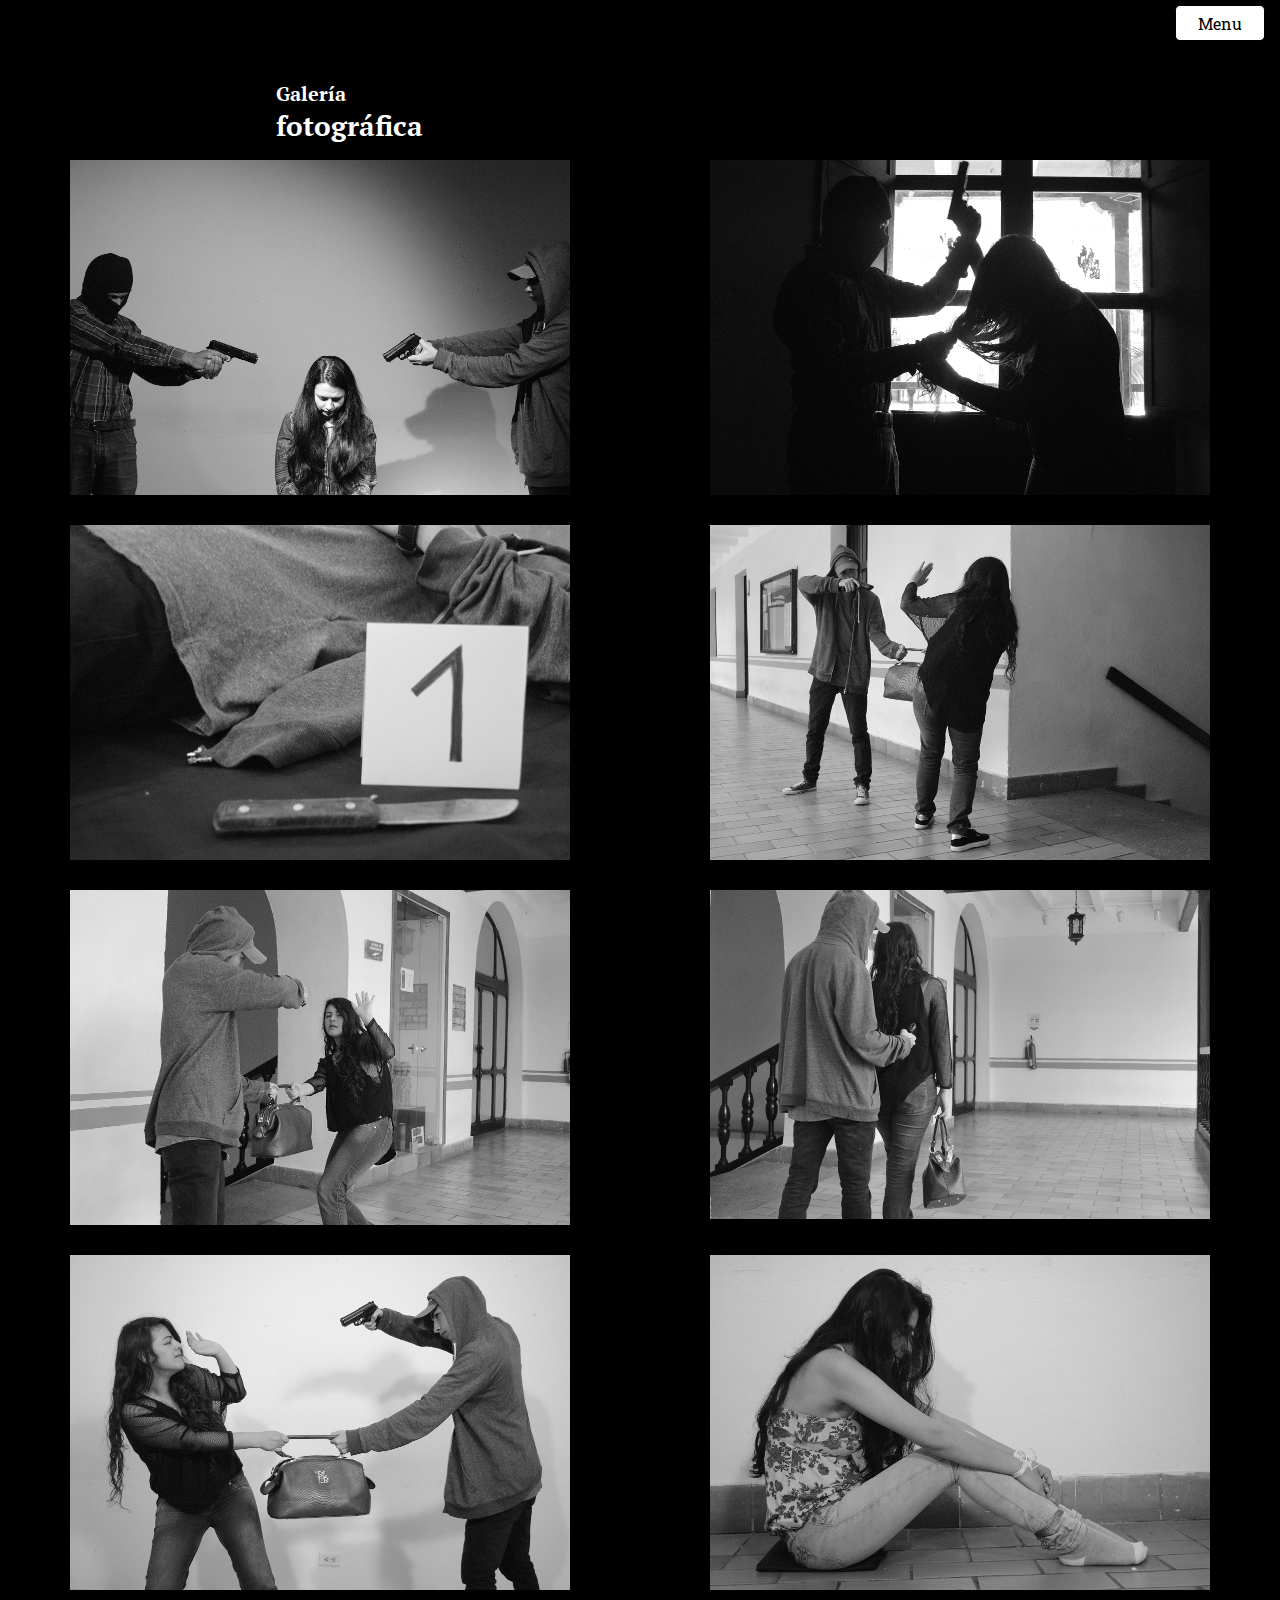
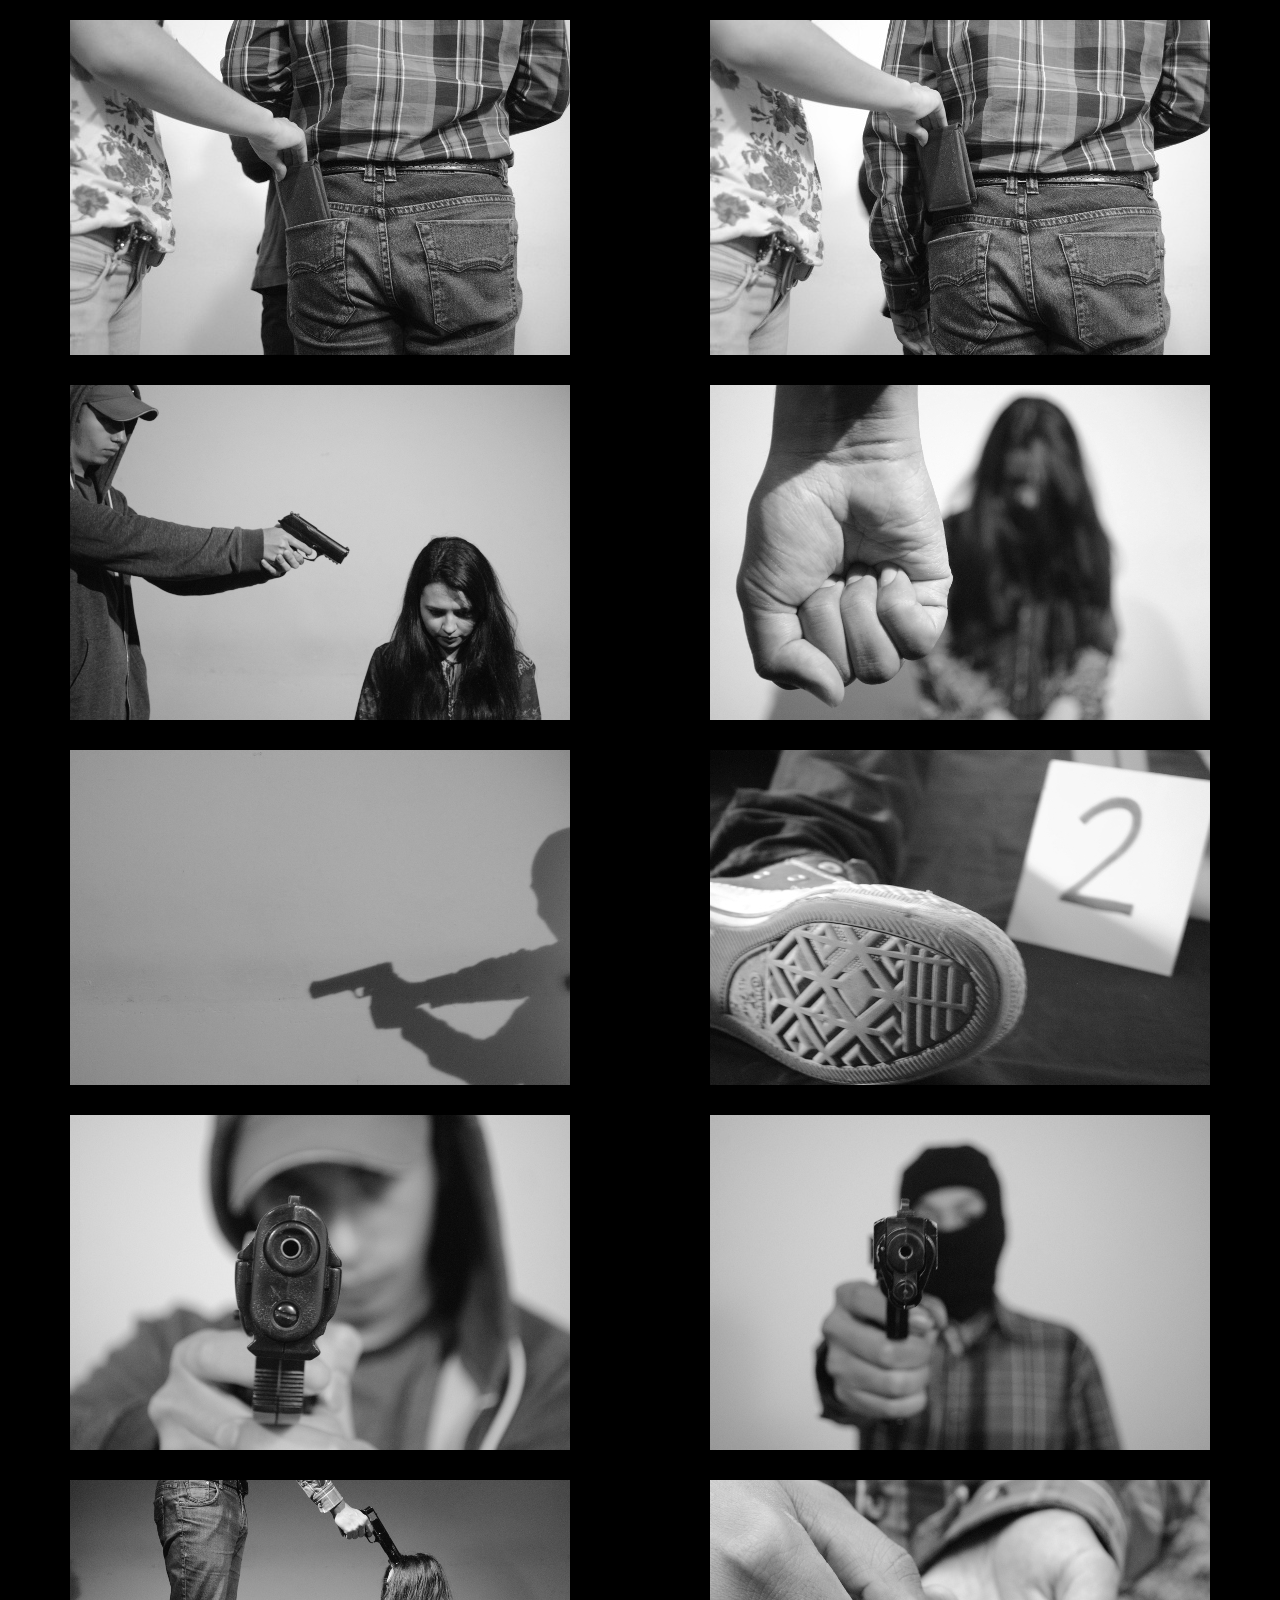
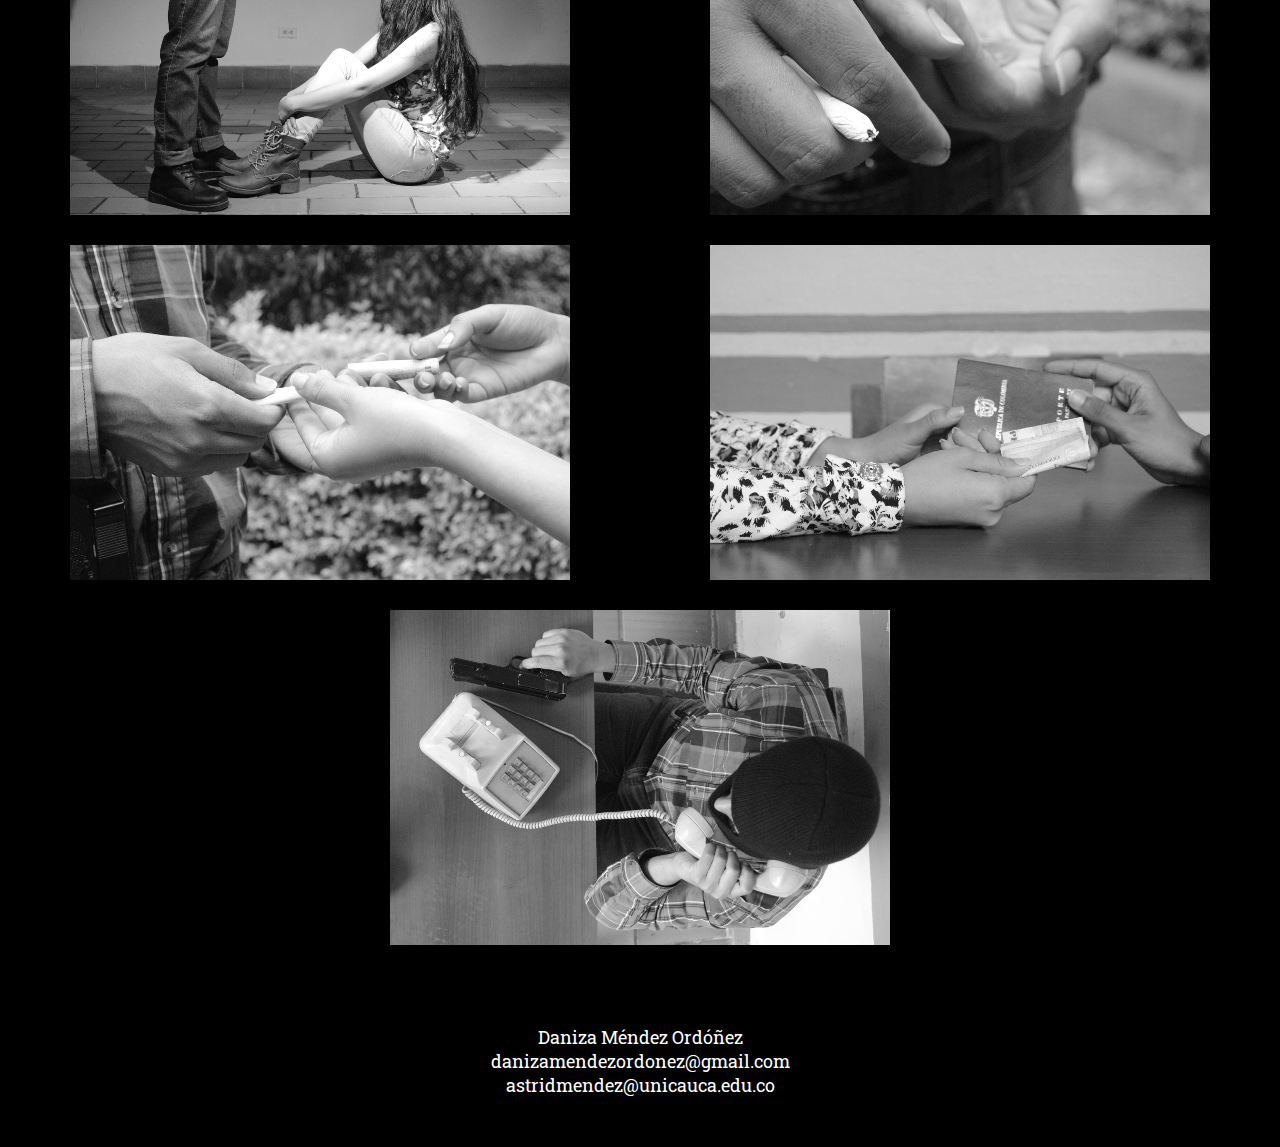
<file: gfotografica.html>
<!DOCTYPE html>
<html>
<head>
	<title>Violencia urbana | Galería fotográfica</title>
	<meta charset=utf-8>
	<meta name=description content="">
	<meta name=viewport content="width=device-width, initial-scale=1">
</head>
<body>
	<header>
		<div class="header">
			<button class="menu-button" onclick="myFunction()">Menu</button>
		</div>
		<nav id="nav" class="nav-bar">
			<a class="nav-element top-20" href="index.html">Inicio</a><span class="close2 cursor" onclick="myFunction()">&times;</span>
		    <a class="nav-element" href="csocio.html">Características sociodemográficas</a>
		    <a class="nav-element" href="cdelictivas.html">Cifras delictivas</a>
		    <a class="nav-element" href="cdeciltual.html">Cartografía delictual</a>
		    <a class="nav-element" href="gfotografica.html">Galería fotográfica</a>
		    <a class="nav-element" href="corto.html">Cortometraje</a>
		    <a class="nav-element" href="inter.html">Entrevista</a>
		    <a class="nav-element" href="glosario.html">Glosario</a>
		</nav>
	</header>
	<main>
		<section class="info-container h160px" >
			<article>
				<div class="margin0a0a paddingleft20 floatl">
					<h4>Galería</h4>
					<h2>fotográfica</h2>
				</div>
			</article>
		</section>
		<section class="galeria">
			<article class="galeria-columna margin0a0a">
				<div class="team-pic hover-shadow">
					<img src="img/2min.jpg" alt="2min" class="products-img demo" onclick="openModal();currentSlide(1)">	
				</div>
			</article>
			<article class="galeria-columna margin0a0a">
				<div class="team-pic hover-shadow">
					<img src="img/12min.jpg" alt="12min" class="products-img demo" onclick="openModal();currentSlide(2)">	
				</div>
			</article>
			<article class="galeria-columna margin0a0a">
				<div class="team-pic hover-shadow">
					<img src="img/7min.jpg" alt="7min" class="products-img demo" onclick="openModal();currentSlide(3)">	
				</div>
			</article>
			<article class="galeria-columna margin0a0a">
				<div class="team-pic hover-shadow">
					<img src="img/8min.jpg" alt="8min" class="products-img demo" onclick="openModal();currentSlide(4)">	
				</div>
			</article>
			<article class="galeria-columna margin0a0a">
				<div class="team-pic hover-shadow">
					<img src="img/9min.jpg" alt="9min" class="products-img demo" onclick="openModal();currentSlide(5)">	
				</div>
			</article>
			<article class="galeria-columna margin0a0a">
				<div class="team-pic hover-shadow">
					<img src="img/10min.jpg" alt="10min" class="products-img demo" onclick="openModal();currentSlide(6)">	
				</div>
			</article>
			<article class="galeria-columna margin0a0a">
				<div class="team-pic hover-shadow">
					<img src="img/11min.jpg" alt="11min" class="products-img demo" onclick="openModal();currentSlide(7)">	
				</div>
			</article>
			<article class="galeria-columna margin0a0a">
				<div class="team-pic hover-shadow">
					<img src="img/13min.jpg" alt="13min" class="products-img demo" onclick="openModal();currentSlide(8)">	
				</div>
			</article>
			<article class="galeria-columna margin0a0a">
				<div class="team-pic hover-shadow">
					<img src="img/15min.jpg" alt="15min" class="products-img demo" onclick="openModal();currentSlide(9)">	
				</div>
			</article>
			<article class="galeria-columna margin0a0a">
				<div class="team-pic hover-shadow">
					<img src="img/14min.jpg" alt="14min" class="products-img demo" onclick="openModal();currentSlide(10)">	
				</div>
			</article>
			<article class="galeria-columna margin0a0a">
				<div class="team-pic hover-shadow">
					<img src="img/18min.jpg" alt="18min" class="products-img demo" onclick="openModal();currentSlide(11)">	
				</div>
			</article>
			<article class="galeria-columna margin0a0a">
				<div class="team-pic hover-shadow">
					<img src="img/19min.jpg" alt="19min" class="products-img demo" onclick="openModal();currentSlide(12)">	
				</div>
			</article>
			<article class="galeria-columna margin0a0a">
				<div class="team-pic hover-shadow">
					<img src="img/24min.jpg" alt="24min" class="products-img demo" onclick="openModal();currentSlide(13)">	
				</div>
			</article>
			<article class="galeria-columna margin0a0a">
				<div class="team-pic hover-shadow">
					<img src="img/25min.jpg" alt="25min" class="products-img demo" onclick="openModal();currentSlide(14)">	
				</div>
			</article>
			<article class="galeria-columna margin0a0a">
				<div class="team-pic hover-shadow">
					<img src="img/26min.jpg" alt="26min" class="products-img demo" onclick="openModal();currentSlide(15)">	
				</div>
			</article>
			<article class="galeria-columna margin0a0a">
				<div class="team-pic hover-shadow">
					<img src="img/29min.jpg" alt="29min" class="products-img demo" onclick="openModal();currentSlide(16)">	
				</div>
			</article>
			<article class="galeria-columna margin0a0a">
				<div class="team-pic hover-shadow">
					<img src="img/31min.jpg" alt="31min" class="products-img demo" onclick="openModal();currentSlide(17)">	
				</div>
			</article>
			<article class="galeria-columna margin0a0a">
				<div class="team-pic hover-shadow">
					<img src="img/33min.jpg" alt="33min" class="products-img demo" onclick="openModal();currentSlide(18)">	
				</div>
			</article>
			<article class="galeria-columna margin0a0a">
				<div class="team-pic hover-shadow">
					<img src="img/34min.jpg" alt="34min" class="products-img demo" onclick="openModal();currentSlide(19)">	
				</div>
			</article>
			<article class="galeria-columna margin0a0a">
				<div class="team-pic hover-shadow">
					<img src="img/35min.jpg" alt="35min" class="products-img demo" onclick="openModal();currentSlide(20)">	
				</div>
			</article>
			<article class="galeria-columna margin0a0a">
				<div class="team-pic hover-shadow">
					<img src="img/36min.jpg" alt="36min" class="products-img demo" onclick="openModal();currentSlide(21)">	
				</div>
			</article>
		</section>
	</main>
	<footer class="info-container centert">
		<p>Daniza Méndez Ordóñez</p>
		<p>danizamendezordonez@gmail.com</p>
		<p style="padding-bottom: 50px">astridmendez@unicauca.edu.co</p>
	</footer>
	<div id="myModal" class="modal">
	  <span class="close cursor" onclick="closeModal()">&times;</span>
	  <div class="modal-content">
		<div class="mySlides" >
	        <img src="img/2.jpg" class="margin0a0a" alt="2jpg" />
	    </div>
	    <div class="mySlides" >
	        <img src="img/12.jpg" class="margin0a0a" alt="12jpg" />
	    </div>
	    <div class="mySlides" >
	        <img src="img/7.jpg" class="margin0a0a" alt="7jpg" />
	    </div>
	    <div class="mySlides" >
	        <img src="img/8.jpg" class="margin0a0a" alt="8jpg" />
	    </div>
	    <div class="mySlides" >
	        <img src="img/9.jpg" class="margin0a0a" alt="9.jpg" />
	    </div>
	    <div class="mySlides" >
	    	<img src="img/10.jpg" class="margin0a0a" alt="10.jpg">
	    </div>
	    <div class="mySlides" >
	        <img src="img/11.jpg" class="margin0a0a" alt="11jpg"/>
	    </div>
	    <div class="mySlides" >
	        <img src="img/13.jpg" class="margin0a0a" alt="13jpg" />
	    </div>
	    <div class="mySlides" >
	    	<img src="img/15.jpg" class="margin0a0a" alt="15.jpg">
	    </div>
	    <div class="mySlides" >
	        <img src="img/14.jpg" class="margin0a0a" alt="14.jpg" />
	    </div>
	    <div class="mySlides" >
	        <img src="img/18.jpg" class="margin0a0a" alt="18jpg" />
	    </div>
	    <div class="mySlides" >
	        <img src="img/19.jpg" class="margin0a0a" alt="19.jpg" />
	    </div>
	    <div class="mySlides" >
	        <img src="img/24.jpg" class="margin0a0a" alt="24.jpg" />
	    </div>
	    <div class="mySlides" >
	    	<img src="img/25.jpg" class="margin0a0a" alt="25.jpg">
	    </div>
	    <div class="mySlides" >
	        <img src="img/26.jpg" class="margin0a0a" alt="26jpg"/>
	    </div>
	    <div class="mySlides" >
	        <img src="img/29.jpg" class="margin0a0a" alt="29.jpg" />
	    </div>
	    <div class="mySlides" >
	        <img src="img/31.jpg" class="margin0a0a" alt="31jpg"/>
	    </div>
	    <div class="mySlides" >
	        <img src="img/33.jpg" class="margin0a0a" alt="33jpg" />
	    </div>
	    <div class="mySlides" >
	        <img src="img/34.jpg" class="margin0a0a" alt="34.jpg" />
	    </div>
	    <div class="mySlides" >
	    	<img src="img/35.jpg" class="margin0a0a" alt="35.jpg">
	    </div>
	    <div class="mySlides" >
	        <img src="img/36.jpg" class="margin0a0a" alt="36jpg"/>
	    </div>
	    <a class="prev" onclick="plusSlides(-1)">&#10094;</a>
	    <a class="next" onclick="plusSlides(1)">&#10095;</a>
	  </div>
	</div>
	<script src="js/apps.js"></script>
</body>
</html>
<link rel=stylesheet href="css/responsimplemin.css">
<link href="https://fonts.googleapis.com/css?family=PT+Serif|Roboto+Slab:400" rel="stylesheet">
</file>
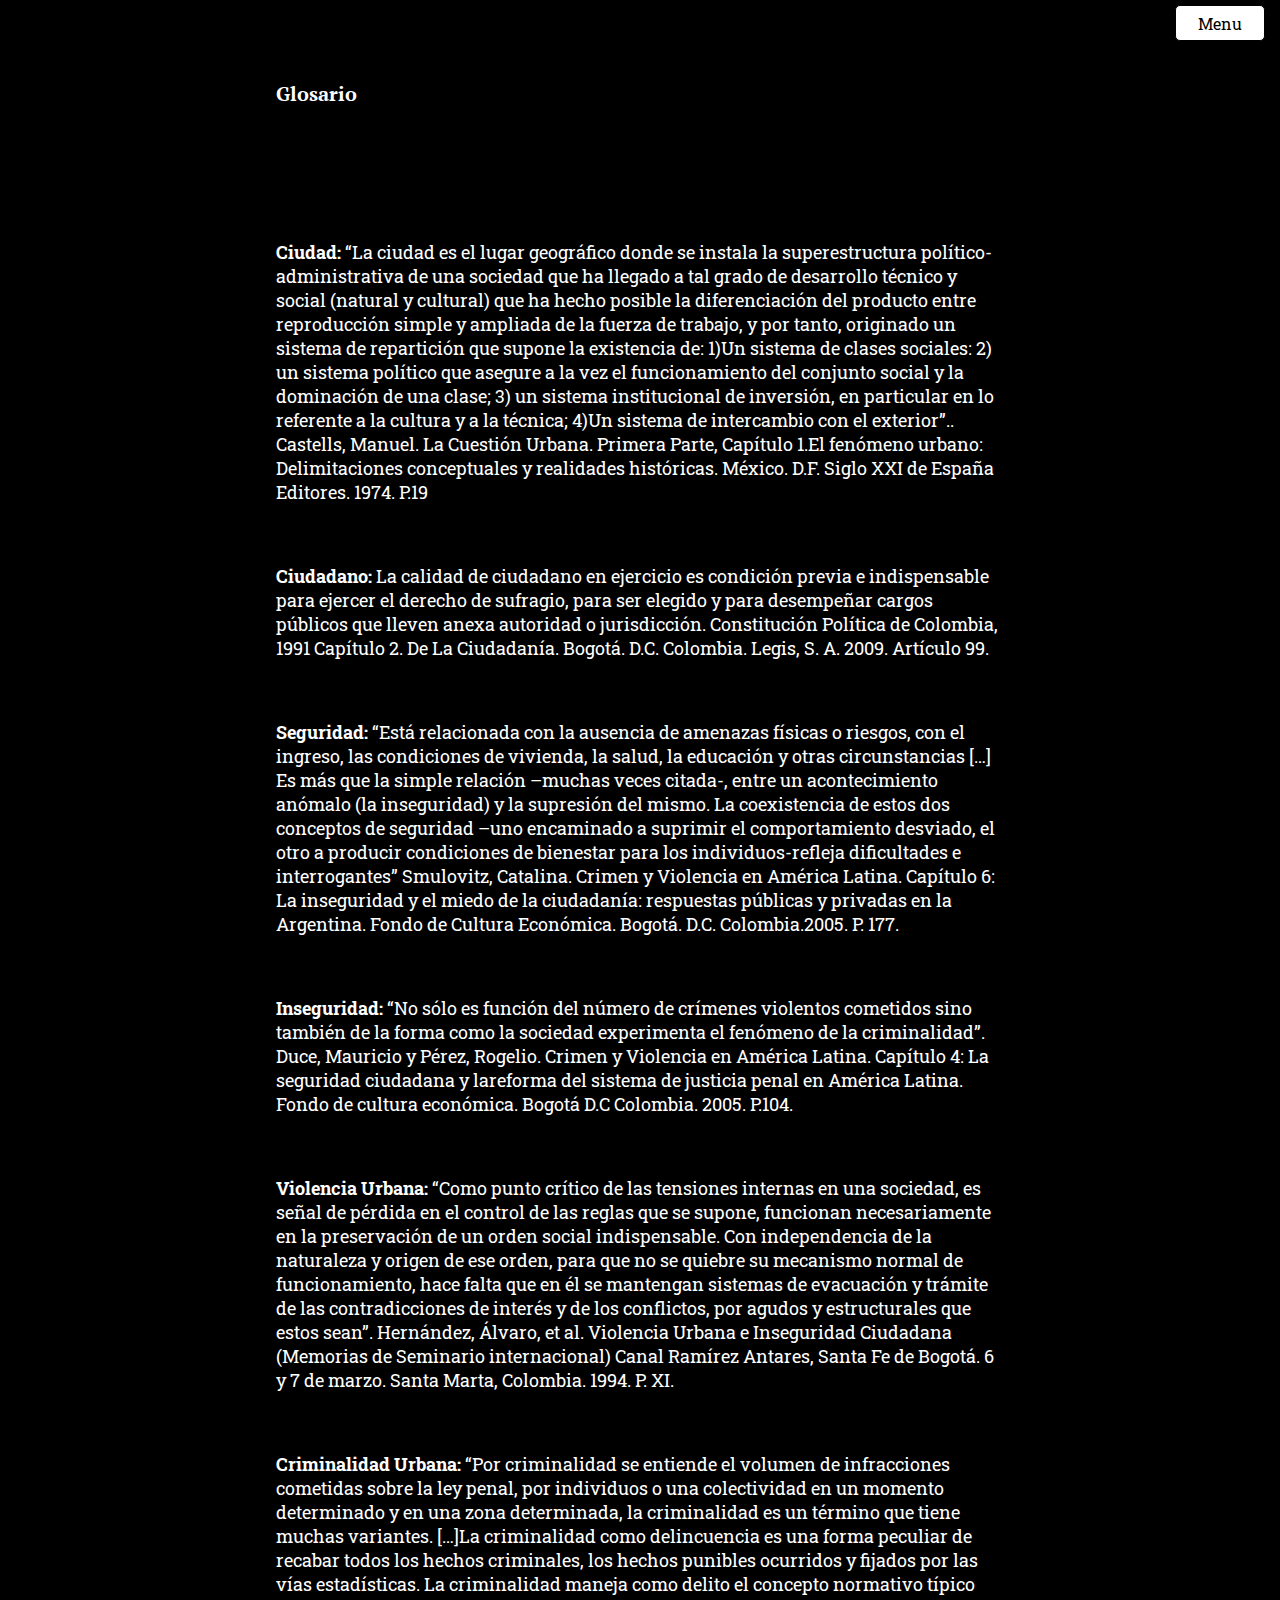
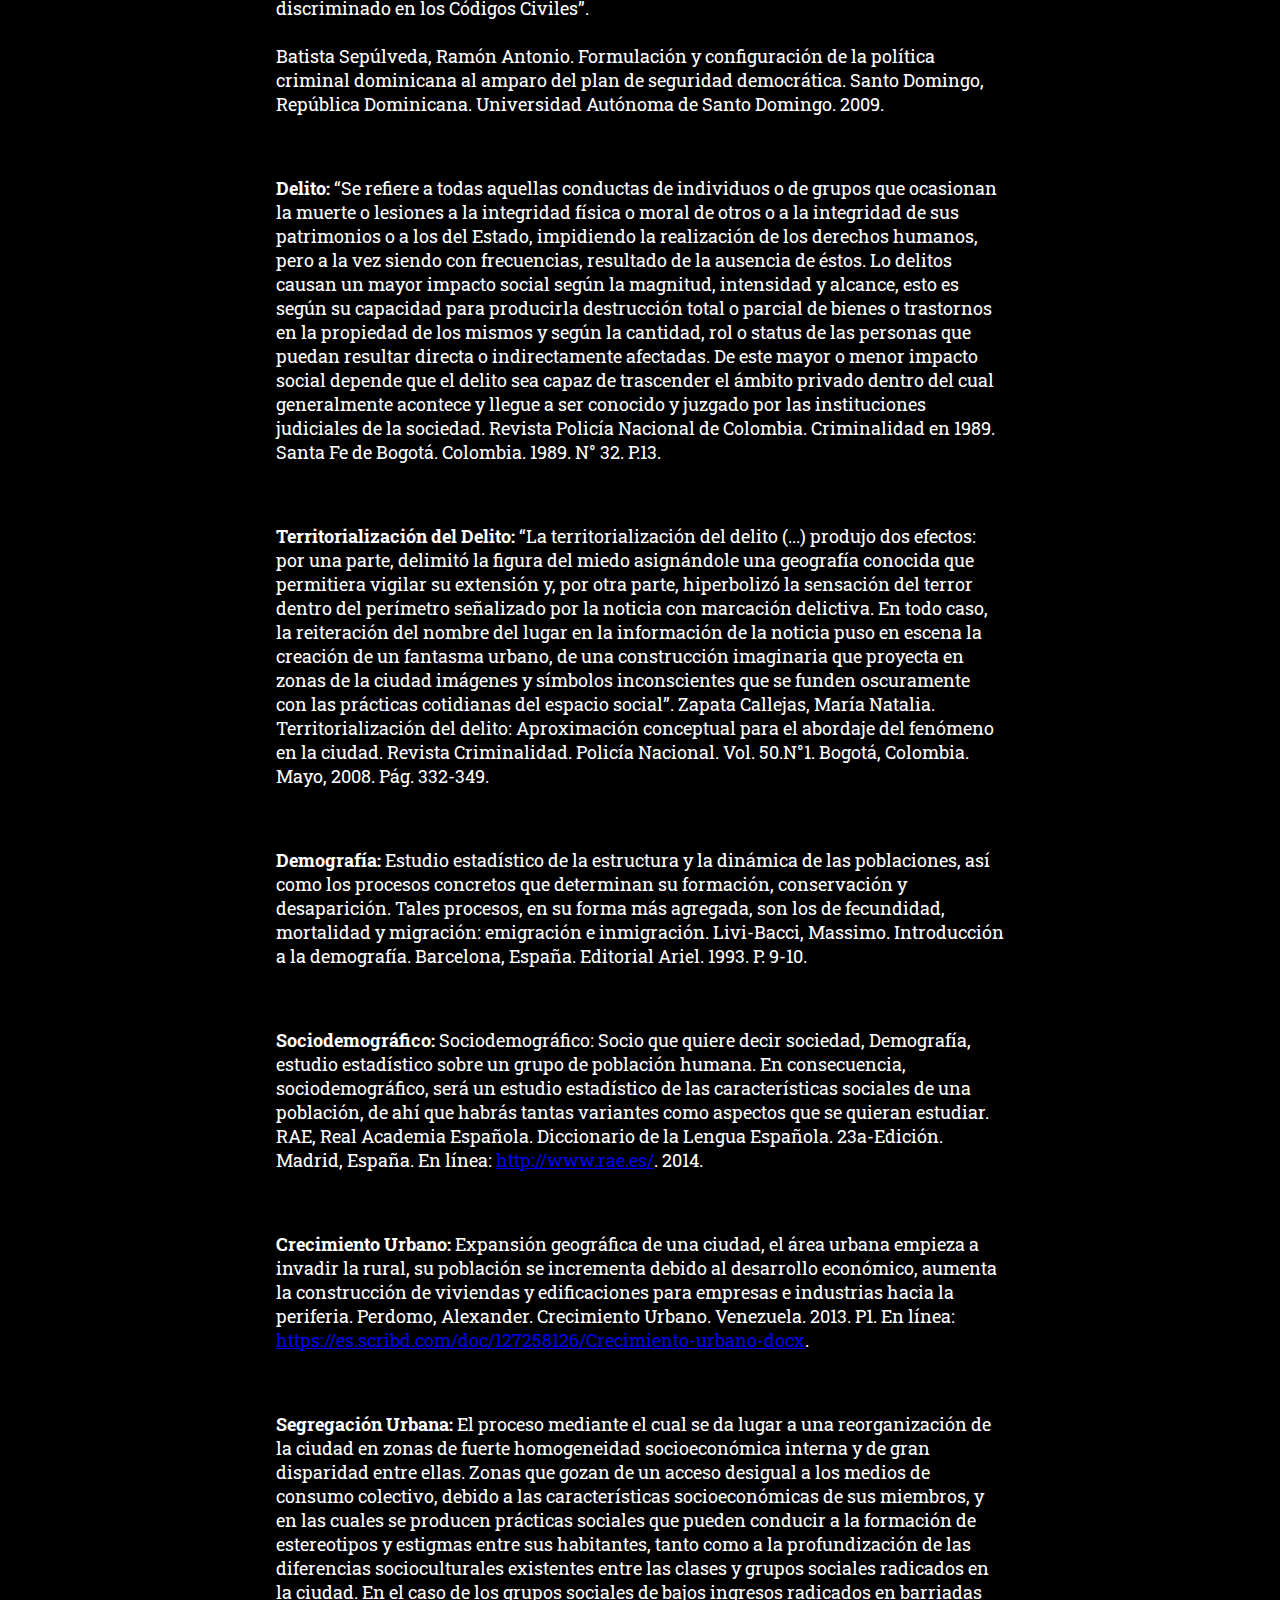
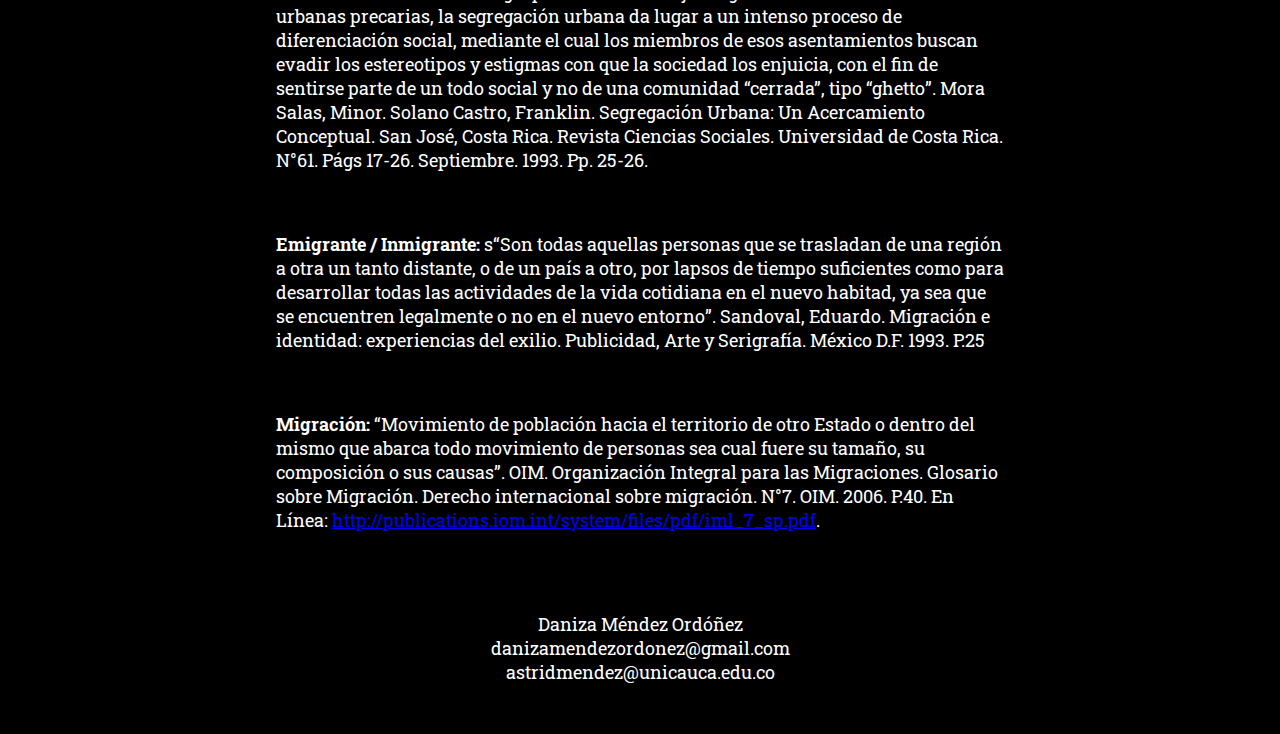
<file: glosario.html>
<!DOCTYPE html>
<html>
<head>
	<title>Violencia urbana | Glosario</title>
	<meta charset=utf-8>
	<meta name=description content="">
	<meta name=viewport content="width=device-width, initial-scale=1">
</head>
<body>
	<header>
		<div class="header">
			<button class="menu-button" onclick="myFunction()">Menu</button>
		</div>
		<nav id="nav" class="nav-bar">
			<a class="nav-element top-20" href="index.html">Inicio</a><span class="close2 cursor" onclick="myFunction()">&times;</span>
		    <a class="nav-element" href="csocio.html">Características sociodemográficas</a>
		    <a class="nav-element" href="cdelictivas.html">Cifras delictivas</a>
		    <a class="nav-element" href="cdeciltual.html">Cartografía delictual</a>
		    <a class="nav-element" href="gfotografica.html">Galería fotográfica</a>
		    <a class="nav-element" href="corto.html">Cortometraje</a>
		    <a class="nav-element" href="inter.html">Entrevista</a>
		    <a class="nav-element" href="glosario.html">Glosario</a>
		</nav>
	</header>
	<main>
		<section class="info-container h160px" >
			<div class="margin0a0a paddingleft20 floatl">
				<h4>Glosario</h4>
			</div>
		</section>
		<section class="text-black info-container ">
			<article class="info-padding">
				<p><strong>Ciudad:</strong> “La ciudad es el lugar geográfico donde se instala la superestructura político-administrativa de una sociedad que ha llegado a tal grado de desarrollo técnico y social (natural y cultural) que ha hecho posible la diferenciación del producto entre reproducción simple y ampliada de la fuerza de trabajo, y por tanto, originado un sistema de repartición que supone la existencia de: 1)Un sistema de clases sociales: 2) un sistema político que asegure a la vez el funcionamiento del conjunto social y la dominación de una clase; 3) un sistema institucional de inversión, en particular en lo referente a la cultura y a la técnica; 4)Un sistema de intercambio con el exterior”.. Castells, Manuel. La Cuestión Urbana. Primera Parte, Capítulo 1.El fenómeno urbano: Delimitaciones conceptuales y realidades históricas. México. D.F. Siglo XXI de España Editores. 1974. P.19</p>
			</article>
			<article class="info-padding">
				<p><strong>Ciudadano:</strong> La calidad de ciudadano en ejercicio es condición previa e indispensable para ejercer el derecho de sufragio, para ser elegido y para desempeñar cargos públicos que lleven anexa autoridad o jurisdicción. Constitución Política de Colombia, 1991 Capítulo 2. De La Ciudadanía. Bogotá. D.C. Colombia. Legis, S. A. 2009. Artículo 99. </p>
			</article>
			<article class="info-padding">
				<p><strong>Seguridad:</strong> “Está relacionada con la ausencia de amenazas físicas o riesgos, con el ingreso, las condiciones de vivienda, la salud, la educación y otras circunstancias […] Es más que la simple relación –muchas veces citada-, entre un acontecimiento anómalo (la inseguridad) y la supresión del mismo. La coexistencia de estos dos conceptos de seguridad –uno encaminado a suprimir el comportamiento desviado, el otro a producir condiciones de bienestar para los individuos-refleja dificultades e interrogantes” Smulovitz, Catalina. Crimen y Violencia en América Latina. Capítulo 6: La inseguridad y el miedo de la ciudadanía: respuestas públicas y privadas en la Argentina. Fondo de Cultura Económica. Bogotá. D.C. Colombia.2005. P. 177.</p>
			</article>
			<article class="info-padding">
				<p><strong>Inseguridad:</strong> “No sólo es función del número de crímenes violentos cometidos sino también de la forma como la sociedad experimenta el fenómeno de la criminalidad”. Duce, Mauricio y Pérez, Rogelio. Crimen y Violencia en América Latina. Capítulo 4: La seguridad ciudadana y lareforma del sistema de justicia penal en América Latina. Fondo de cultura económica. Bogotá D.C Colombia. 2005. P.104.</p>
			</article>
			<article class="info-padding">
				<p><strong>Violencia Urbana:</strong> “Como punto crítico de las tensiones internas en una sociedad, es señal de pérdida en el control de las reglas que se supone, funcionan necesariamente en la preservación de un orden social indispensable. Con independencia de la naturaleza y origen de ese orden, para que no se quiebre su mecanismo normal de funcionamiento, hace falta que en él se mantengan sistemas de evacuación y trámite de las contradicciones de interés y de los conflictos, por agudos y estructurales que estos sean”. Hernández, Álvaro, et al. Violencia Urbana e Inseguridad Ciudadana (Memorias de Seminario internacional) Canal Ramírez Antares, Santa Fe de Bogotá. 6 y 7 de marzo. Santa Marta, Colombia. 1994. P. XI.</p>
			</article>
			<article class="info-padding">
				<p><strong>Criminalidad Urbana:</strong> “Por criminalidad se entiende el volumen de infracciones cometidas sobre la ley penal, por individuos o una colectividad en un momento determinado y en una zona determinada, la criminalidad es un término que tiene muchas variantes. […]La criminalidad como delincuencia es una forma peculiar de recabar todos los hechos criminales, los hechos punibles ocurridos y fijados por las vías estadísticas. La criminalidad maneja como delito el concepto normativo típico discriminado en los Códigos Civiles”.</p><br/>
				<p>Batista Sepúlveda, Ramón Antonio. Formulación y configuración de la política criminal dominicana al amparo del plan de seguridad democrática. Santo Domingo, República Dominicana. Universidad Autónoma de Santo Domingo. 2009.</p>
			</article>
			<article class="info-padding">
				<p><strong>Delito:</strong> “Se refiere a todas aquellas conductas de individuos o de grupos que ocasionan la muerte o lesiones a la integridad física o moral de otros o a la integridad de sus patrimonios o a los del Estado, impidiendo la realización de los derechos humanos, pero a la vez siendo con frecuencias, resultado de la ausencia de éstos. Lo delitos causan un mayor impacto social según la magnitud, intensidad y alcance, esto es según su capacidad para producirla destrucción total o parcial de bienes o trastornos en la propiedad de los mismos y según la cantidad, rol o status de las personas que puedan resultar directa o indirectamente afectadas. De este mayor o menor impacto social depende que el delito sea capaz de trascender el ámbito privado dentro del cual generalmente acontece y llegue a ser conocido y juzgado por las instituciones judiciales de la sociedad. Revista Policía Nacional de Colombia. Criminalidad en 1989. Santa Fe de Bogotá. Colombia. 1989. N° 32. P.13.</p>
			</article>
			<article class="info-padding">
				<p><strong>Territorialización del Delito:</strong> “La territorialización del delito (...) produjo dos efectos: por una parte, delimitó la figura del miedo asignándole una geografía conocida que permitiera vigilar su extensión y, por otra parte, hiperbolizó la sensación del terror dentro del perímetro señalizado por la noticia con marcación delictiva. En todo caso, la reiteración del nombre del lugar en la información de la noticia puso en escena la creación de un fantasma urbano, de una construcción imaginaria que proyecta en zonas de la ciudad imágenes y símbolos inconscientes que se funden oscuramente con las prácticas cotidianas del espacio social”. Zapata Callejas, María Natalia. Territorialización del delito: Aproximación conceptual para el abordaje del fenómeno en la ciudad. Revista Criminalidad. Policía Nacional. Vol. 50.N°1. Bogotá, Colombia. Mayo, 2008. Pág. 332-349.</p>
			</article>
			<article class="info-padding">
				<p><strong>Demografía:</strong> Estudio estadístico de la estructura y la dinámica de las poblaciones, así como los procesos concretos que determinan su formación, conservación y desaparición. Tales procesos, en su forma más agregada, son los de fecundidad, mortalidad y migración: emigración e inmigración. Livi-Bacci, Massimo. Introducción a la demografía. Barcelona, España. Editorial Ariel. 1993. P. 9-10.</p>
			</article>
			<article class="info-padding">
				<p><strong>Sociodemográfico:</strong> Sociodemográfico: Socio que quiere decir sociedad, Demografía, estudio estadístico sobre un grupo de población humana. En consecuencia, sociodemográfico, será un estudio estadístico de las características sociales de una población, de ahí que habrás tantas variantes como aspectos que se quieran estudiar. RAE, Real Academia Española. Diccionario de la Lengua Española. 23a-Edición. Madrid, España. En línea: <a href="http://www.rae.es/">http://www.rae.es/</a>. 2014. </p>
			</article>
			<article class="info-padding">
				<p><strong>Crecimiento Urbano:</strong> Expansión geográfica de una ciudad, el área urbana empieza a invadir la rural, su población se incrementa debido al desarrollo económico, aumenta la construcción de viviendas y edificaciones para empresas e industrias hacia la periferia. Perdomo, Alexander. Crecimiento Urbano. Venezuela. 2013. P1. En línea: <a href="https://es.scribd.com/doc/127258126/Crecimiento-urbano-docx">https://es.scribd.com/doc/127258126/Crecimiento-urbano-docx</a>.</p>
			</article>
			<article class="info-padding">
				<p><strong>Segregación Urbana:</strong> El proceso mediante el cual se da lugar a una reorganización de la ciudad en zonas de fuerte homogeneidad socioeconómica interna y de gran disparidad entre ellas. Zonas que gozan de un acceso desigual a los medios de consumo colectivo, debido a las características socioeconómicas de sus miembros, y en las cuales se producen prácticas sociales que pueden conducir a la formación de estereotipos y estigmas entre sus habitantes, tanto como a la profundización de las diferencias socioculturales existentes entre las clases y grupos sociales radicados en la ciudad. En el caso de los grupos sociales de bajos ingresos radicados en barriadas urbanas precarias, la segregación urbana da lugar a un intenso proceso de diferenciación social, mediante el cual los miembros de esos asentamientos buscan evadir los estereotipos y estigmas con que la sociedad los enjuicia, con el fin de sentirse parte de un todo social y no de una comunidad “cerrada”, tipo “ghetto”. Mora Salas, Minor. Solano Castro, Franklin. Segregación Urbana: Un Acercamiento Conceptual. San José, Costa Rica. Revista Ciencias Sociales. Universidad de Costa Rica. N°61. Págs 17-26. Septiembre. 1993. Pp. 25-26.</p>
			</article>
			<article class="info-padding">
				<p><strong>Emigrante / Inmigrante:</strong> s“Son todas aquellas personas que se trasladan de una región a otra un tanto distante, o de un país a otro, por lapsos de tiempo suficientes como para desarrollar todas las actividades de la vida cotidiana en el nuevo habitad, ya sea que se encuentren legalmente o no en el nuevo entorno”.  Sandoval, Eduardo. Migración e identidad: experiencias del exilio. Publicidad, Arte y Serigrafía. México D.F. 1993. P.25</p>
			</article>
			<article class="info-padding">
				<p><strong>Migración:</strong> “Movimiento de población hacia el territorio de otro Estado o dentro del mismo que abarca todo movimiento de personas sea cual fuere su tamaño, su composición o sus causas”.  OIM. Organización Integral para las Migraciones. Glosario sobre Migración. Derecho internacional sobre migración. N°7. OIM. 2006. P.40. En Línea: <a href="http://publications.iom.int/system/files/pdf/iml_7_sp.pdf">http://publications.iom.int/system/files/pdf/iml_7_sp.pdf</a>.</p>
			</article>
		</section>
	</main>
	<footer class="info-container centert">
		<p>Daniza Méndez Ordóñez</p>
		<p>danizamendezordonez@gmail.com</p>
		<p style="padding-bottom: 50px">astridmendez@unicauca.edu.co</p>
	</footer>
	<script src="js/apps.js" async></script>
</body>
</html>
<link rel=stylesheet href="css/responsimplemin.css">
<link href="https://fonts.googleapis.com/css?family=PT+Serif|Roboto+Slab:400" rel="stylesheet">
</file>
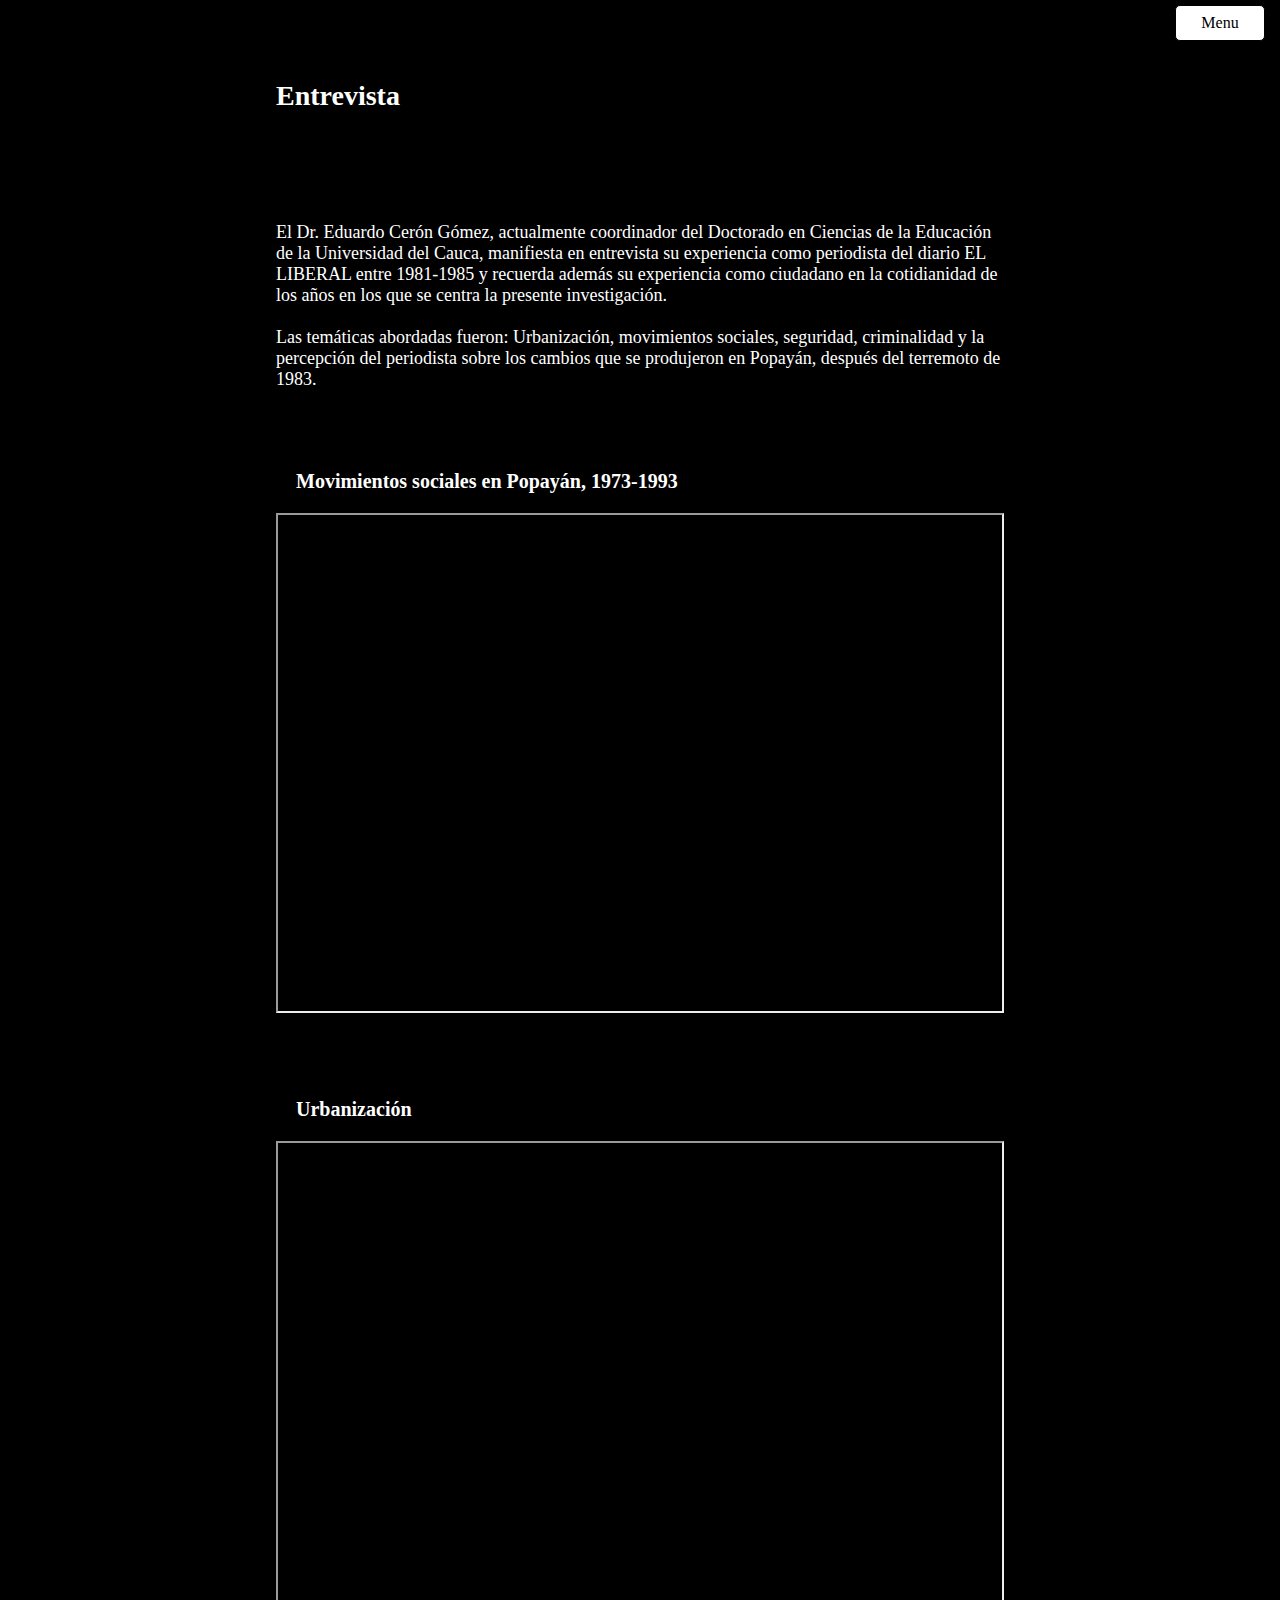
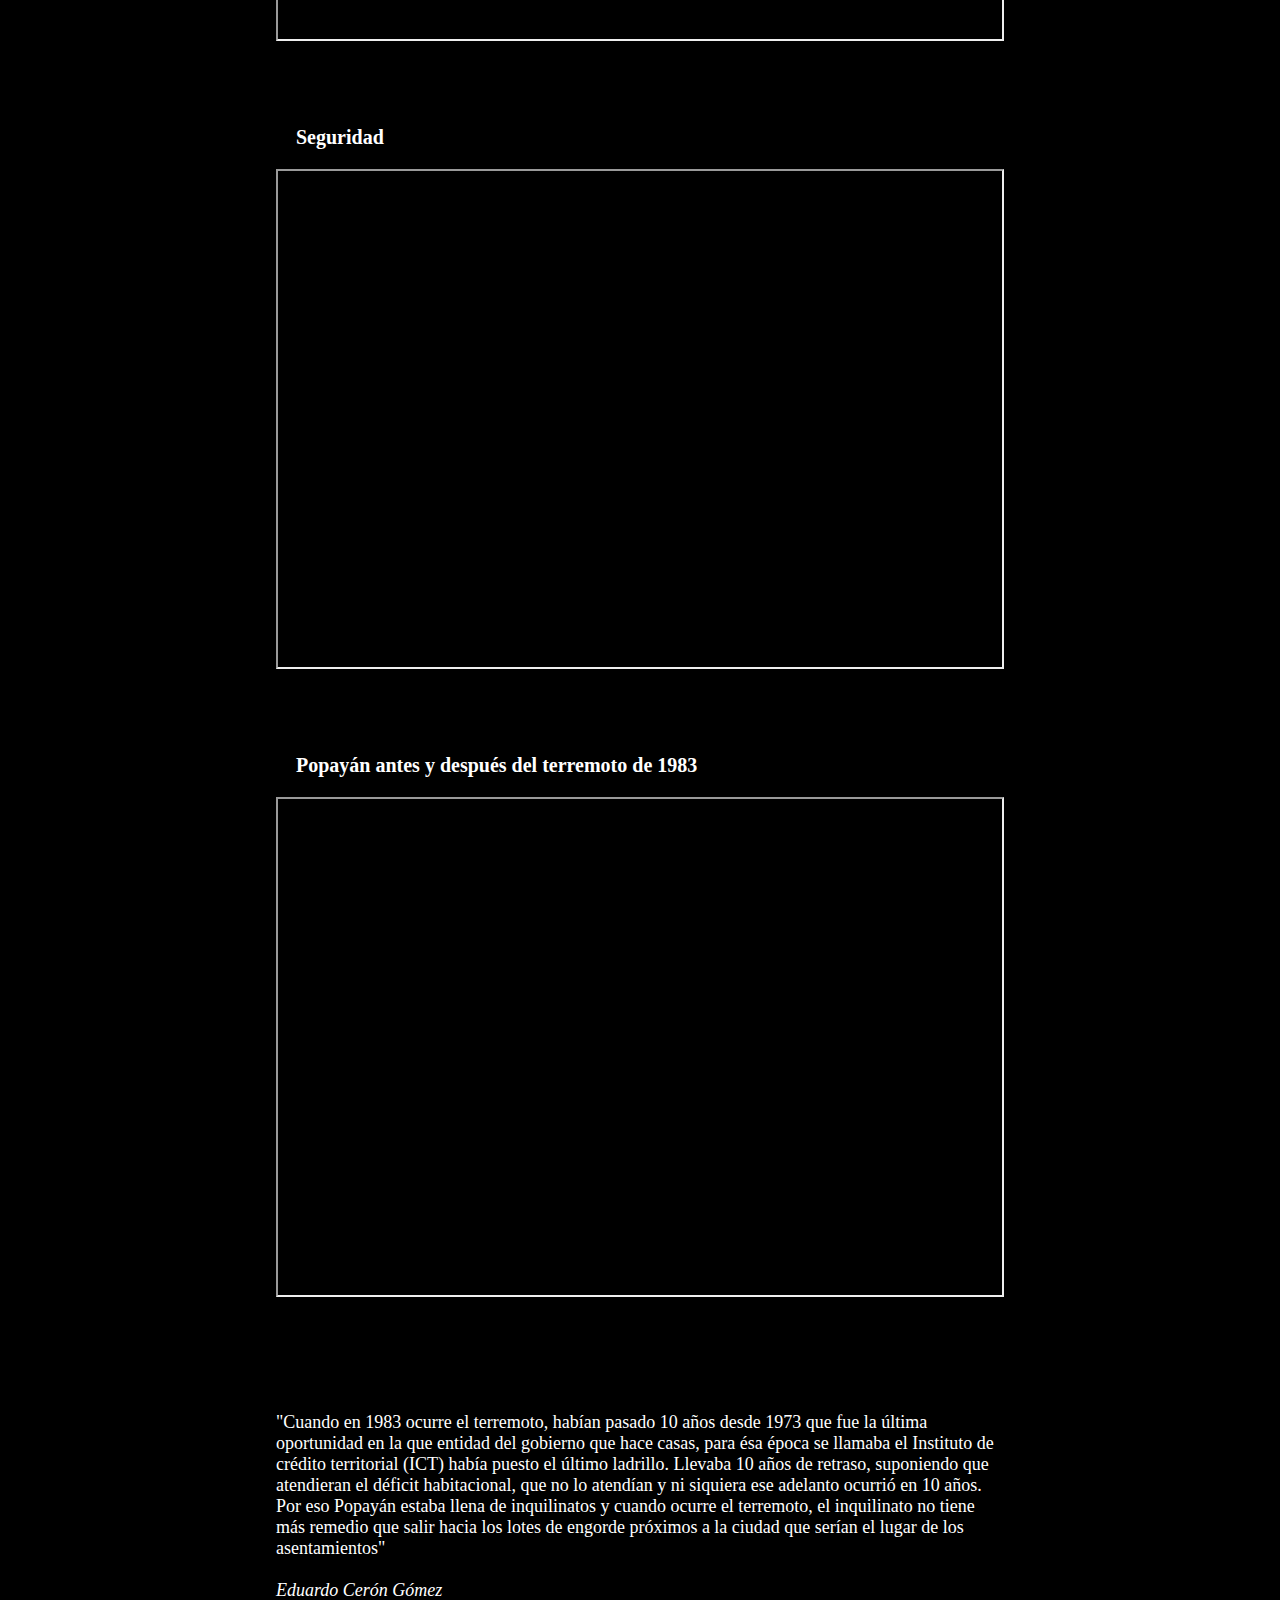
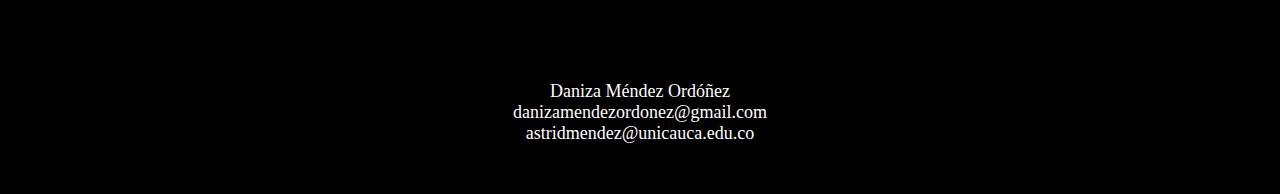
<file: inter.html>
<!DOCTYPE html>
<html>
<head>
	<title>Violencia urbana | Entrevistas</title>
	<meta charset=utf-8>
	<meta name=description content="">
	<meta name=viewport content="width=device-width, initial-scale=1">
</head>
<body class="body-black-corto">
	<div >
	<header>
		
		<div class="header">
			<button class="menu-button" onclick="myFunction()">Menu</button>
		</div>
		<nav id="nav" class="nav-bar">
			<a class="nav-element top-20" href="index.html">Inicio</a><span class="close2 cursor" onclick="myFunction()">&times;</span>
		    <a class="nav-element" href="csocio.html">Características sociodemográficas</a>
		    <a class="nav-element" href="cdelictivas.html">Cifras delictivas</a>
		    <a class="nav-element" href="cdeciltual.html">Cartografía delictual</a>
		    <a class="nav-element" href="gfotografica.html">Galería fotográfica</a>
		    <a class="nav-element" href="corto.html">Cortometraje</a>
		    <a class="nav-element" href="inter.html">Entrevista</a>
		    <a class="nav-element" href="glosario.html">Glosario</a>
		</nav>
	</header>
	<main>
		<section class="info-container " >
			<div class="margin0a0a paddingleft20 floatl">
				<h2>Entrevista</h2>
			</div>
		</section>
		<section class="text-black info-container center-text ">
			<article class="info-padding">
				<p>El Dr. Eduardo Cerón Gómez, actualmente coordinador del Doctorado en Ciencias de la Educación de la Universidad del Cauca, manifiesta en entrevista su experiencia como periodista del diario EL LIBERAL entre 1981-1985 y recuerda además su experiencia como ciudadano en la cotidianidad de los años en los que se centra la presente investigación.</p><br/>
				<p>Las temáticas abordadas fueron: Urbanización, movimientos sociales, seguridad,  criminalidad y la percepción del periodista sobre los cambios que se produjeron en Popayán, después del terremoto de 1983.</p>
			</article>
		</section>
		<section class="info-container center-text pbottom-30px paddingleft20" >
			<article>
				<h4 class="padding20px">Movimientos sociales en Popayán, 1973-1993</h4>	
				<iframe class="iframe-video" src="https://www.youtube.com/embed/OP6Zvi_1wKI" allowfullscreen></iframe> 
			</article>
		</section>
		<section class="info-container center-text pbottom-30px paddingleft20">
			<article>
				<h4 class="padding20px">Urbanización</h4>	
				<iframe class="iframe-video" src="https://www.youtube.com/embed/JWKxys2UBlo" allowfullscreen></iframe> 
			</article>
		</section>
		<section class="info-container center-text pbottom-30px paddingleft20" >
			<article>
				<h4 class="padding20px">Seguridad</h4>	
				<iframe class="iframe-video" src="https://www.youtube.com/embed/Nrf9Hr4EdRk" allowfullscreen></iframe> 
			</article>
		</section>
		<section class="info-container center-text pbottom-30px paddingleft20" >
			<article>
				<h4 class="padding20px">Popayán antes y después del terremoto de 1983</h4>	
				<iframe class="iframe-video" src="https://www.youtube.com/embed/HeUMFLEweq8" allowfullscreen></iframe> 
			</article>
		</section>
		<section class="text-black info-container center-text ">
			<article class="info-padding">
				<p>"Cuando en 1983 ocurre el terremoto, habían pasado 10 años desde 1973 que fue la última oportunidad en la que entidad del gobierno que hace casas, para ésa época se llamaba el Instituto de crédito territorial (ICT) había puesto el último ladrillo. Llevaba 10 años de retraso, suponiendo que atendieran el déficit habitacional, que no lo atendían y ni siquiera ese adelanto ocurrió en 10 años. Por eso Popayán estaba llena de inquilinatos y cuando ocurre el terremoto, el inquilinato no tiene más remedio que salir hacia los lotes de engorde próximos a la ciudad que serían el lugar de los asentamientos"</p><br>

					<p style="font-style: italic;">Eduardo Cerón Gómez</p>
			</article>
		</section>
	</main>
	<footer class="info-container centert">
		<p>Daniza Méndez Ordóñez</p>
		<p>danizamendezordonez@gmail.com</p>
		<p style="padding-bottom: 50px">astridmendez@unicauca.edu.co</p>
	</footer>
	</div>
	<script src="js/apps.js"></script>
</body>
</html>
<link rel=stylesheet href="css/responsimplemin.css">
<link href="https://fonts.googleapis.com/css?family=Merriweather|Slabo+27px" rel="stylesheet">
</file>
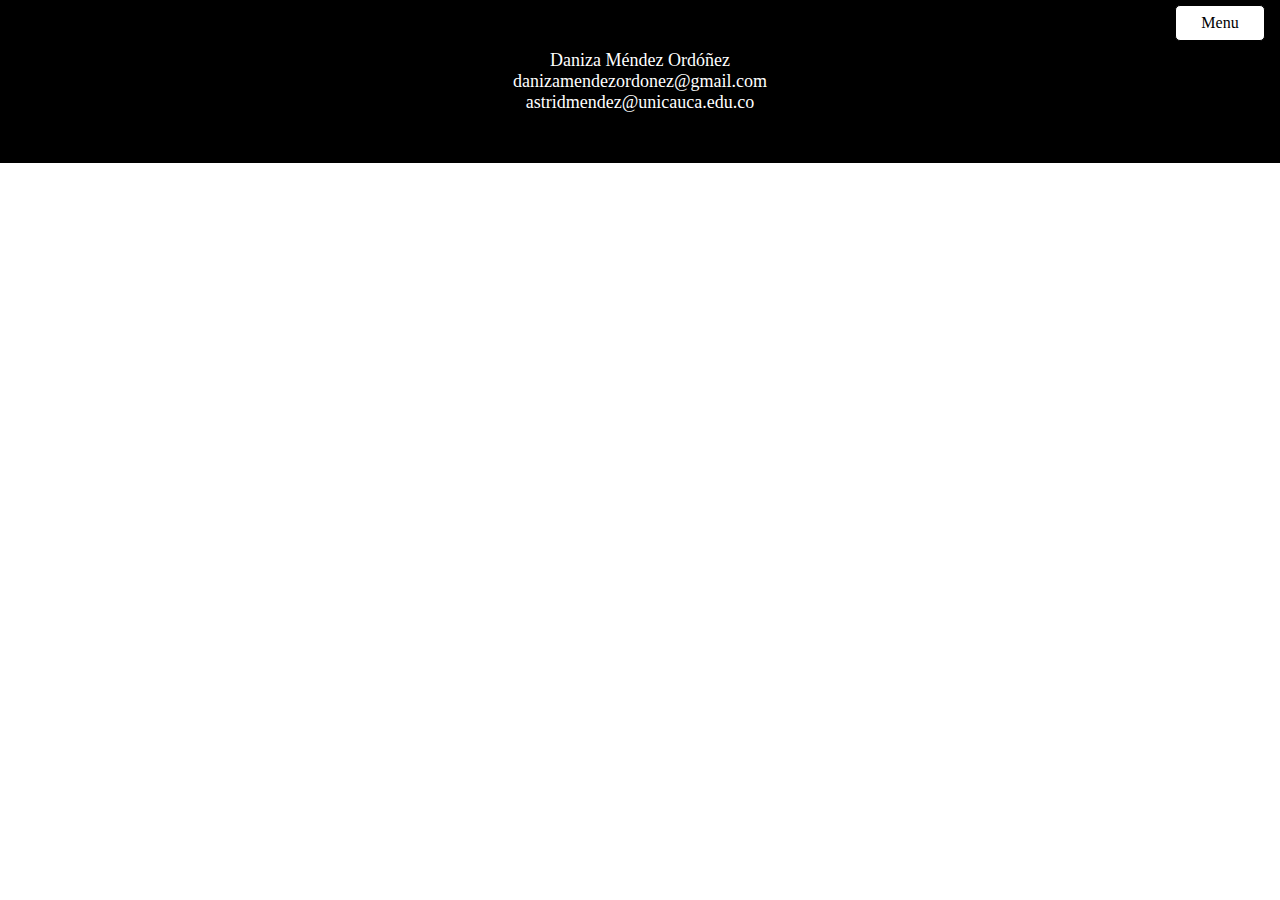
<file: plantilla.html>
<!DOCTYPE html>
<html>
<head>
	<title>Violencia urbana | Inicio</title>
	<meta charset=utf-8>
	<meta name=description content="">
	<meta name=viewport content="width=device-width, initial-scale=1">
</head>
<body>
	<header>
		<div class="header">
			<button class="menu-button" onclick="myFunction(this)">Menu</button>
		</div>
		<nav id="nav" class="nav-bar">
			<a class="nav-element top-20" href="index.html">Inicio</a><span class="close2 cursor" onclick="myFunction()">&times;</span>
		    <a class="nav-element" href="csocio.html">Características sociodemográficas</a>
		    <a class="nav-element" href="cdelictivas.html">Cifras delictivas</a>
		    <a class="nav-element" href="cdeciltual.html">Cartografía delictual</a>
		    <a class="nav-element" href="gfotografica.html">Galería fotográfica</a>
		    <a class="nav-element" href="corto.html">Cortometraje</a>
		    <a class="nav-element" href="inter.html">Entrevista</a>
		    <a class="nav-element" href="glosario.html">Glosario</a>
		</nav>
	</header>
	<main>
	</main>
	<footer class="info-container centert">
		<p>Daniza Méndez Ordóñez</p>
		<p>danizamendezordonez@gmail.com</p>
		<p style="padding-bottom: 50px">astridmendez@unicauca.edu.co</p>
	</footer>
	<script src="js/apps.js"></script>
</body>
</html>
<link rel=stylesheet href="css/responsimplemin.css">
<link href="https://fonts.googleapis.com/css?family=Merriweather|Slabo+27px" rel="stylesheet">
</file>
<file: css/responsimplemin.css>
body{font-family:'Roboto Slab',serif;color:#000}h1,h2,h3,h4,h5,h6{font-family:'PT Serif',serif;font-weight:700}html,mark{color:#000}pre,textarea{overflow:auto}.bullet,li{list-style-type:inherit;list-style-position:outside}html{-ms-box-sizing:border-box;-moz-box-sizing:border-box;-webkit-box-sizing:border-box;box-sizing:border-box;font-family:sans-serif;font-size:16px;-ms-text-size-ajust:100%;-moz-text-size-ajust:100%;-webkit-text-size-ajust:100%;text-size-ajust:100%;background-color:#FFF}body{overflow-x:hidden}*,::after,::before{-ms-box-sizing:inherit;-moz-box-sizing:inherit;-webkit-box-sizing:inherit;box-sizing:inherit;margin:0;padding:0}a{background-color:transparent}a:active,a:hover{outline:0}h1{font-size:32px;font-size:2rem}h2{font-size:28px;font-size:1.75rem}h3{font-size:24px;font-size:1.5rem}h4{font-size:20px;font-size:1.25rem}h5{font-size:16px;font-size:1rem}h6{font-size:12px;font-size:.75rem}li{margin-left:1rem}.mauto,hr{margin:auto}a,abbr,b,code,dfn,em,i,li,mark,p,pre,strong{font-size:inherit}small{font-size:75%}abbr,dfn,em,i{font-style:italic}abbr[title]{border-bottom:thin dotted}b,optgroup,strong{font-weight:700}mark{background-color:#FF0}sub,sup{font-size:12px;font-size:.75rem;line-height:0;position:relative;vertical-align:baseline}sup{top:-8px;top:-.5rem}sub{bottom:-4px;bottom:-.25rem}code,kbd,pre,samp{font-family:monospace,monospace;font-size:16px;font-size:1rem}article,aside,details,figcaption,figure,footer,header,main,menu,nav,section,summary{widthheightborderdisplay:100%0thin solid #000block}audio,canvas,picture,progress,svg,video{display:inline-block;vertical-align:baseline;width:100%;max-width:100%;height:auto;border:0}audio:not([controls]){display:none;height:0}[hidden],template{display:none}svg:not(:root){overflow:hidden}button,input,optgroup,option,select,textarea{padding:.25rem;font-family:inherit;font-size:16px;font-size:1rem;border:thin solid #000;color:inherit}button{overflow:visible}button,select{text-transform:none}input{line-height:normal}textarea{vertical-align:bottom;resize:none}button,input[type=button],input[type=submit],input[type=reset],input[type=checkbox],input[type=radio],label,select{cursor:pointer}[disabled]{cursor:default;color:#999;background-color:#DDD}fieldset{border:thin solid silver;padding:.5rem}.border,table,td,th{border:thin solid #000}table{border-collapse:collapse}::selection{color:#FFF;background-color:#338FFF}::-moz-selection{color:#FFF;background-color:#338FFF}.container,.container-full{display:block;width:100%;margin:auto;font-size:0}.container{max-width:1200px}.item{display:block;width:100%;padding:1rem;font-size:16px;font-size:1rem}.clear::after,.clear::before{content:'';display:block}img{max-width:100%;display:block}.header{height:50px;color:#444;position:absolute;right:15px}.nav-bar{position:absolute;left:-100%;width:50%;min-width:200px;max-width:320px;top:0;background-color:#000;height:100vh;min-height:480px;transition:.6s}.nav-element{text-decoration:none;color:#fff;display:block;padding:10px 10px 10px 30px;margin-bottom:10px}.mostrar{left:0}.fixed{position:fixed}.fixed-button{position:fixed;right:15px}.mtop-20px{margin-top:20px}.top-60px{margin-top:60px}.menu-button{background-color:#FFF;color:#000;border-radius:5px;width:90px;height:36px;margin-top:5px;border-color:#000;z-index:1000}
.banner{position:relative;
	z-index:-1;
	height:100vh;
	overflow:hidden;
	background-attachment: fixed;
	text-align:center;
	background-image:url(../img/banner-home-top.jpg);
	background-size:cover;
	background-repeat:no-repeat;
	background-position:center;
	min-height:500px;
	min-width:320px;
	color:#DDD;
}
.banner-date{font-size:13px;
	padding-bottom:10px}
.violence-1{background-image:url(../img/daniza-escrito.jpg);
	background-attachment: fixed;
	width:100%;
	height:100vh;
	background-size:cover;
	overflow:hidden;
	background-position:center;
	min-height:520px;max-height:800px
}
.victima-1{background-image:url(../img/victima1.jpg);
	width:100%;
	height:100vh;
	background-size:cover;
	overflow:hidden;
	background-position:center;
	min-height:520px;
	max-height:800px;
	background-attachment: fixed;
}
.victima-2{background-image:url(../img/victima2.jpg);
	background-attachment: fixed;
	width:100%;
	height:100vh;
	background-size:cover;
	overflow:hidden;
	background-position:center;
	min-height:520px;
	max-height:800px
}
.break-word{word-wrap:break-word}
.none{display:none}.centrado{position:absolute;top:50%;left:50%;transform:translate(-50%,-50%)}.center-text{text-align:center}.centert{text-align:center}.text-black{background-color:#000;color:#fff}.info-container,.info-container-white,.width100{width:100%}.info-container{font-size:16px;background-color:#000;color:#fff;padding:50px 0 0}.info-container-white{font-size:16px;background-color:#fff;color:#000;padding:50px 0}.info-padding{padding:30px 20px;width:80%;margin-left:auto;margin-right:auto}.top-20{padding-top:20px}.autor,.pbottom-60px{padding-bottom:60px}.autor{font-style:italic;margin:20px auto;display:inline-block;right:20px;float:right}.black-2font{color:#000}.interes{background-color:#fff;width:70%;margin-right:auto;margin-left:auto;color:#000}.padding-bottom-30,.pbottom-30px{padding-bottom:30px}.banner-links{position:relative;z-index:2;height:100vh;overflow:hidden;text-align:center;background-image:url(../img/banner-links.jpg);background-size:cover;background-repeat:no-repeat;background-position:center;min-height:500px;max-height:600px;min-width:320px;color:#DDD}.links-button{margin:20px auto 0;background-color:#fff;color:#000;padding:15px;border-radius:5px;box-shadow:0 2px 2px #eee;display:block;width:300px}.delictual{z-index:1;position:relative;background-image:url(../img/estratificacion_mapa.jpg);background-size:cover;background-position:center;min-height:600px}.button-white{margin:20px;background-color:#fff;color:#000;padding:15px;border-radius:5px;box-shadow:0 2px 2px #eee}.button-black{margin:20px;background-color:#000;color:#eeeddd;padding:15px;border-radius:5px;box-shadow:0 2px 2px #777}.interes{margin:20px;width:80%;max-width:350px;margin-right:auto;margin-left:auto}.clearb{clear:both}.padding-img{padding:20px;background-color:#fff;width:100%;margin-left:auto;margin-right:auto;max-width:600px}.padding-img-380{padding:20px;background-color:#fff;width:100%;margin-left:auto;margin-right:auto;max-width:380px}.img-container{width:100%;background-color:#fff;max-width:600px;margin-left:auto;margin-right:auto}.h160px{height:160px}.floatl{float:left}.paddingleft20{padding-left:20px}.minw500px{min-width:500px}.margin0a0a{margin:0 auto}.minh600px{min-height:600px}.maxh480px{max-height:480px}.color-black{color:#000}.oscroll{overflow:scroll}.oscroll1{overflow:scroll}.minw700px{min-width:700px}.margin-center{margin-right:auto;margin-left:auto}.scroll-comuna{width:1000px;height:979px}.scroll-comuna4{height:699px;width:1000px}.galeria{background-color:#000}.galeria-columna{border-radius:0;width:100%;padding-bottom:30px;max-width:500px}.body-black-corto{min-height:100vh;background-color:#000;position:relative}.padding20px{padding:20px}.iframe-video{width:100%;height:320px;max-width:1000px}.tdn{text-decoration:none}.modal{display:none;position:fixed;z-index:2;padding-top:100px;left:0;top:0;width:100%;height:100%;overflow:auto;background-color:rgba(0,0,0,0.9)}.foto-modal{background-color:#000}.close2{color:#375F75;position:absolute;top:10px;right:25px;font-size:35px;font-weight:700}.close{color:#375F75;position:fixed;top:10px;right:25px;font-size:35px;font-weight:700}.close:hover,.close:focus,.close2:hover,.close2:focus{color:#999;text-decoration:none;cursor:pointer}.mySlides{display:none}.cursor{cursor:pointer}.prev,.next{cursor:pointer;position:fixed;top:50%;width:auto;padding:16px;margin-top:-50px;color:#f97c06;font-weight:700;font-size:30px;transition:.6s ease;border-radius:0 3px 3px 0;user-select:none;-webkit-user-select:none;background-color:rgba(0,0,0,0.4)}.next{right:10px;border-radius:3px 0 0 3px}.prev{left:10px;border-radius:3px 0 0 3px}.prev:hover,.next:hover{background-color:rgba(0,0,0,0.8)}.modal-content{position:relative;background-color:#000;margin:auto;padding:0;width:100%;max-width:900px}.numbertext{color:#f2f2f2;font-size:12px;padding:8px 12px;position:absolute;top:0}.caption-container{text-align:center;background-color:#000;padding:2px 16px;color:#fff}img.hover-shadow{transition:.6s}div.hover-shadow{transition:.6s}.hover-shadow:hover{box-shadow:0 4px 8px 0 rgba(0,0,0,0.2),0 6px 20px 0 rgba(0,0,0,0.19)}.cita-autor{font-style: italic;}.ci{color:inherit}.map-info{max-width: 300px;}.tcolor{color:#5b9bd5}.ccolor{color:#c81699} @media(min-width: 690px){.banner-date{font-size:14px}.banner-description{font-size:16px}.info-container{font-size:18px}.center-text{text-align:left}.paddingleft20{padding:30px 20px;width:80%;margin-left:auto;margin-right:auto}.floatl{float:none}.galeria{display:flex;justify-content:space-between;flex-wrap:wrap}.iframe-video{height:360px}}@media (min-width: 930px){.cita-autor{padding: 0 150px 0 150px; font-style: italic;}.oscroll1{overflow:hidden}}@media (min-width: 1000px){.info-padding,.paddingleft20{width:60%;max-width:1200px}.info-container{font-size:18px}.full-image img{border-color:red;width:100%}.maxw-1000px{max-width:1000px}.iframe-video{width:100%;height:500px;max-width:1000px}.nav-bar{left:auto;right:-100%}.mostrar{right:0}}@media (min-width: 1200px){.banner-date{font-size:15px}.banner-description{font-size:25px}.delictual{height:100vh}}
</file>
